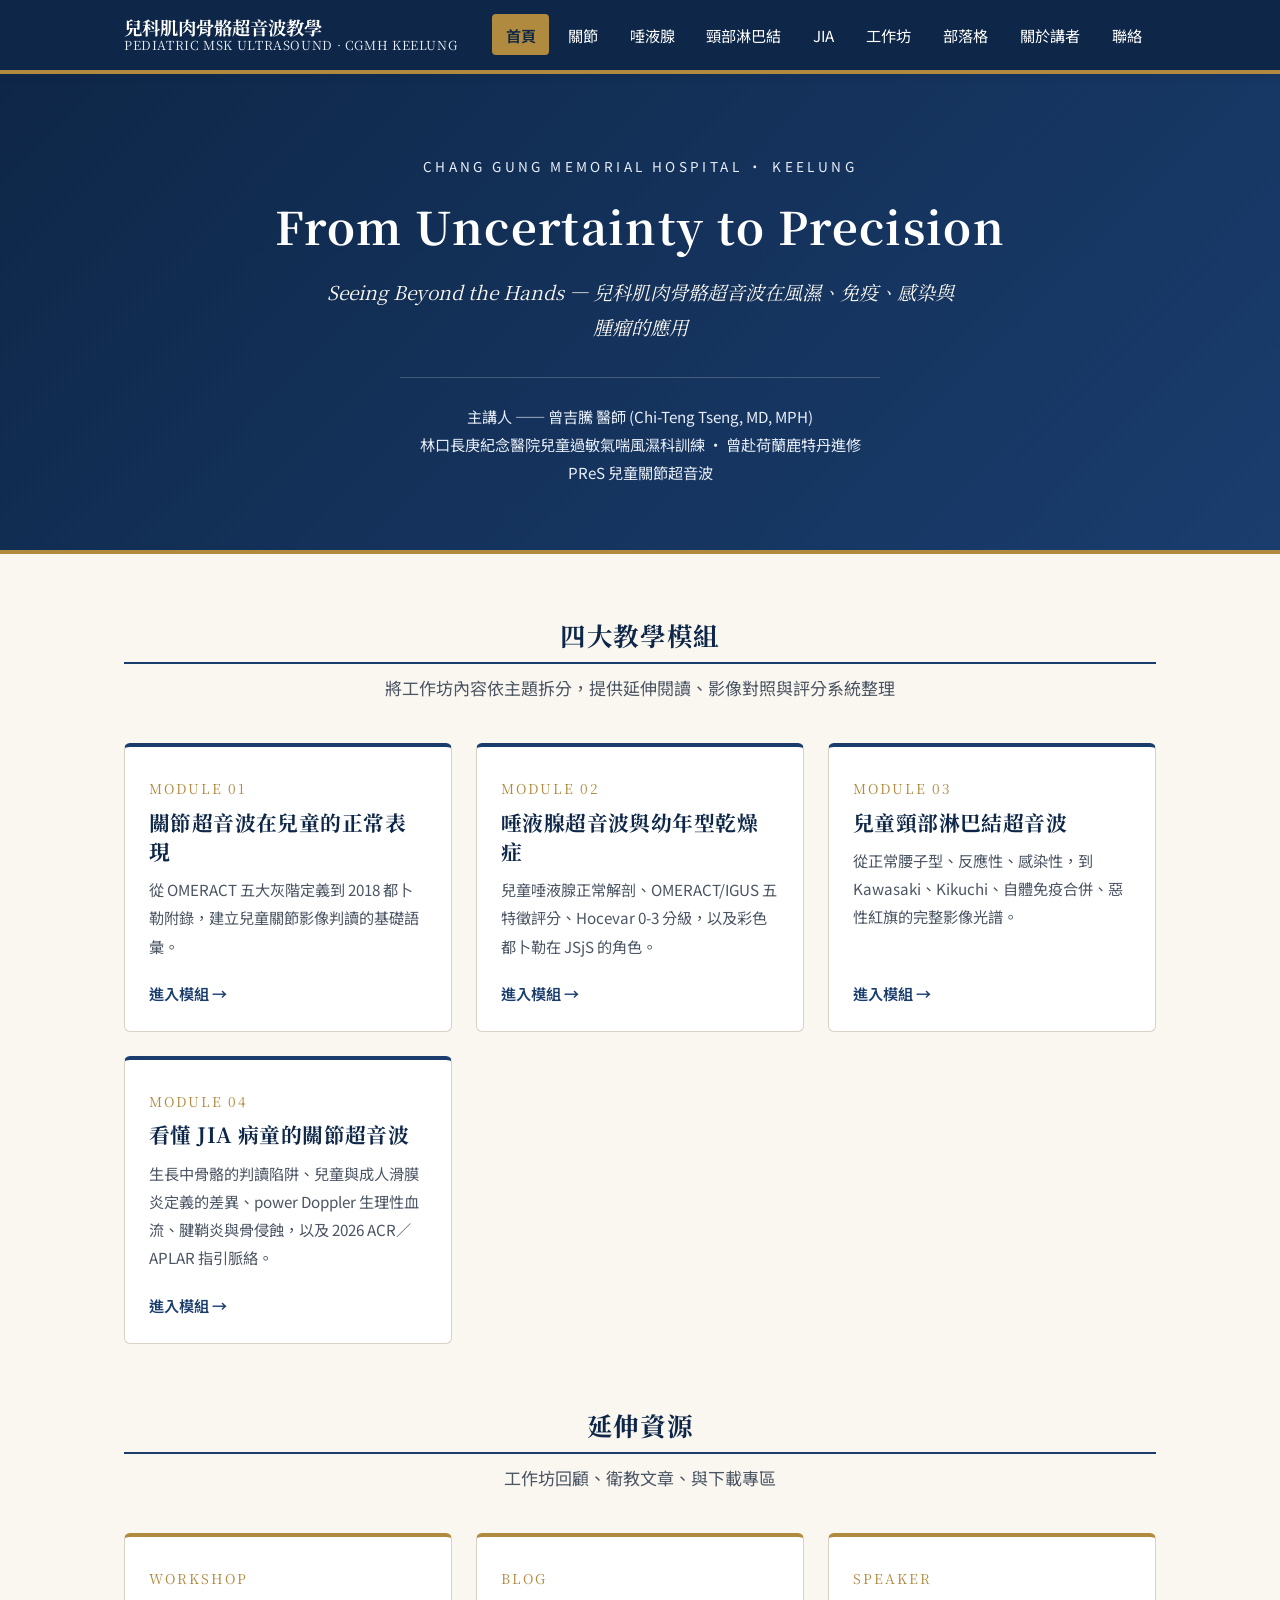
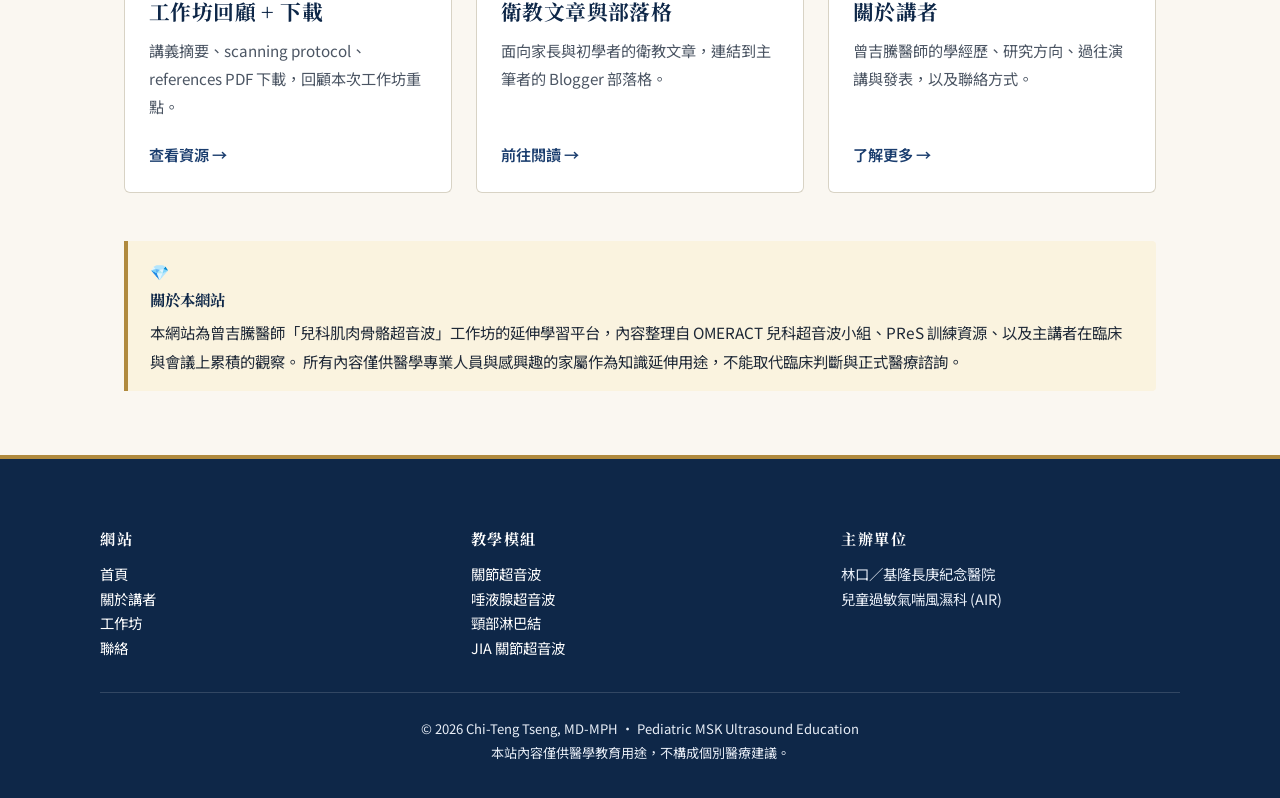
<file: index.html>
<!DOCTYPE html>
<html lang="zh-Hant-TW">
<head>
  <meta charset="UTF-8">
  <meta name="viewport" content="width=device-width, initial-scale=1.0">
  <meta name="description" content="兒科肌肉骨骼超音波教學網 — 由曾吉騰醫師主持，提供工作坊延伸學習資源。">
  <meta name="author" content="曾吉騰 Chi-Teng Tseng, MD">
  <title>兒科肌肉骨骼超音波教學網 · Pediatric MSK Ultrasound Education</title>
  <link rel="icon" href="/favicon.svg" type="image/svg+xml">
  <meta property="og:type" content="website">
  <meta property="og:title" content="兒科肌肉骨骼超音波教學網">
  <meta property="og:description" content="曾吉騰醫師主持的兒科肌肉骨骼超音波工作坊延伸學習平台，涵蓋關節、唾液腺、頸部淋巴結與 JIA 四大教學模組。">
  <meta property="og:image" content="https://chitengtseng45.github.io/images/workshop-speaker-intro.jpg">
  <meta property="og:url" content="https://chitengtseng45.github.io/">
  <meta property="og:site_name" content="兒科肌肉骨骼超音波教學網">
  <meta property="og:locale" content="zh_TW">
  <link rel="preconnect" href="https://fonts.googleapis.com">
  <link rel="preconnect" href="https://fonts.gstatic.com" crossorigin>
  <link href="https://fonts.googleapis.com/css2?family=Noto+Sans+TC:wght@400;500;700&family=Noto+Serif+TC:wght@400;700&display=swap" rel="stylesheet">
  <link rel="stylesheet" href="css/style.css">
</head>
<body>

<header class="topbar">
  <div class="topbar-inner">
    <a href="index.html" class="brand">
      <span class="brand-name">兒科肌肉骨骼超音波教學</span>
      <span class="brand-sub">PEDIATRIC MSK ULTRASOUND · CGMH KEELUNG</span>
    </a>
    <nav class="main-nav">
      <a href="index.html" class="active">首頁</a>
      <a href="articles/joint-ultrasound.html">關節</a>
      <a href="articles/salivary-gland.html">唾液腺</a>
      <a href="articles/neck-lymph-node.html">頸部淋巴結</a>
      <a href="articles/jia-ultrasound-review.html">JIA</a>
      <a href="workshop.html">工作坊</a>
      <a href="blog.html">部落格</a>
      <a href="about.html">關於講者</a>
      <a href="contact.html">聯絡</a>
    </nav>
  </div>
</header>

<section class="hero">
  <div class="hero-eyebrow">CHANG GUNG MEMORIAL HOSPITAL · KEELUNG</div>
  <h1>From Uncertainty to Precision</h1>
  <p class="hero-tagline">Seeing Beyond the Hands — 兒科肌肉骨骼超音波在風濕、免疫、感染與腫瘤的應用</p>
  <div class="hero-meta">
    主講人 ⸺ 曾吉騰 醫師 (Chi-Teng Tseng, MD, MPH)<br>
    林口長庚紀念醫院兒童過敏氣喘風濕科訓練 · 曾赴荷蘭鹿特丹進修 PReS 兒童關節超音波
  </div>
</section>

<main class="container">

  <h2 class="section-title">四大教學模組</h2>
  <p class="section-sub">將工作坊內容依主題拆分，提供延伸閱讀、影像對照與評分系統整理</p>

  <div class="module-grid">

    <a href="articles/joint-ultrasound.html" class="module-card" style="text-decoration:none;">
      <div class="module-num">MODULE 01</div>
      <h3>關節超音波在兒童的正常表現</h3>
      <p class="module-desc">從 OMERACT 五大灰階定義到 2018 都卜勒附錄，建立兒童關節影像判讀的基礎語彙。</p>
      <span class="module-link">進入模組</span>
    </a>

    <a href="articles/salivary-gland.html" class="module-card" style="text-decoration:none;">
      <div class="module-num">MODULE 02</div>
      <h3>唾液腺超音波與幼年型乾燥症</h3>
      <p class="module-desc">兒童唾液腺正常解剖、OMERACT/IGUS 五特徵評分、Hocevar 0-3 分級，以及彩色都卜勒在 JSjS 的角色。</p>
      <span class="module-link">進入模組</span>
    </a>

    <a href="articles/neck-lymph-node.html" class="module-card" style="text-decoration:none;">
      <div class="module-num">MODULE 03</div>
      <h3>兒童頸部淋巴結超音波</h3>
      <p class="module-desc">從正常腰子型、反應性、感染性，到 Kawasaki、Kikuchi、自體免疫合併、惡性紅旗的完整影像光譜。</p>
      <span class="module-link">進入模組</span>
    </a>

    <a href="articles/jia-ultrasound-review.html" class="module-card" style="text-decoration:none;">
      <div class="module-num">MODULE 04</div>
      <h3>看懂 JIA 病童的關節超音波</h3>
      <p class="module-desc">生長中骨骼的判讀陷阱、兒童與成人滑膜炎定義的差異、power Doppler 生理性血流、腱鞘炎與骨侵蝕，以及 2026 ACR／APLAR 指引脈絡。</p>
      <span class="module-link">進入模組</span>
    </a>

  </div>

  <h2 class="section-title">延伸資源</h2>
  <p class="section-sub">工作坊回顧、衛教文章、與下載專區</p>

  <div class="module-grid">

    <a href="workshop.html" class="module-card" style="text-decoration:none; border-top-color: var(--gold);">
      <div class="module-num">WORKSHOP</div>
      <h3>工作坊回顧 + 下載</h3>
      <p class="module-desc">講義摘要、scanning protocol、references PDF 下載，回顧本次工作坊重點。</p>
      <span class="module-link">查看資源</span>
    </a>

    <a href="blog.html" class="module-card" style="text-decoration:none; border-top-color: var(--gold);">
      <div class="module-num">BLOG</div>
      <h3>衛教文章與部落格</h3>
      <p class="module-desc">面向家長與初學者的衛教文章，連結到主筆者的 Blogger 部落格。</p>
      <span class="module-link">前往閱讀</span>
    </a>

    <a href="about.html" class="module-card" style="text-decoration:none; border-top-color: var(--gold);">
      <div class="module-num">SPEAKER</div>
      <h3>關於講者</h3>
      <p class="module-desc">曾吉騰醫師的學經歷、研究方向、過往演講與發表，以及聯絡方式。</p>
      <span class="module-link">了解更多</span>
    </a>

  </div>

  <div class="callout pearl" style="margin-top: 3rem;">
    <span class="callout-title">關於本網站</span>
    本網站為曾吉騰醫師「兒科肌肉骨骼超音波」工作坊的延伸學習平台，內容整理自 OMERACT 兒科超音波小組、PReS 訓練資源、以及主講者在臨床與會議上累積的觀察。
    所有內容僅供醫學專業人員與感興趣的家屬作為知識延伸用途，不能取代臨床判斷與正式醫療諮詢。
  </div>

</main>

<footer class="site-footer">
  <div class="footer-inner">
    <div class="footer-col">
      <h4>網站</h4>
      <ul>
        <li><a href="index.html">首頁</a></li>
        <li><a href="about.html">關於講者</a></li>
        <li><a href="workshop.html">工作坊</a></li>
        <li><a href="contact.html">聯絡</a></li>
      </ul>
    </div>
    <div class="footer-col">
      <h4>教學模組</h4>
      <ul>
        <li><a href="articles/joint-ultrasound.html">關節超音波</a></li>
        <li><a href="articles/salivary-gland.html">唾液腺超音波</a></li>
        <li><a href="articles/neck-lymph-node.html">頸部淋巴結</a></li>
        <li><a href="articles/jia-ultrasound-review.html">JIA 關節超音波</a></li>
      </ul>
    </div>
    <div class="footer-col">
      <h4>主辦單位</h4>
      <p>
        林口／基隆長庚紀念醫院<br>
        兒童過敏氣喘風濕科 (AIR)
      </p>
    </div>
  </div>
  <div class="footer-bottom">
    © 2026 Chi-Teng Tseng, MD-MPH · Pediatric MSK Ultrasound Education<br>
    本站內容僅供醫學教育用途，不構成個別醫療建議。
  </div>
</footer>

  <script src="/js/site-enhance.js"></script>
</body>
</html>
</file>
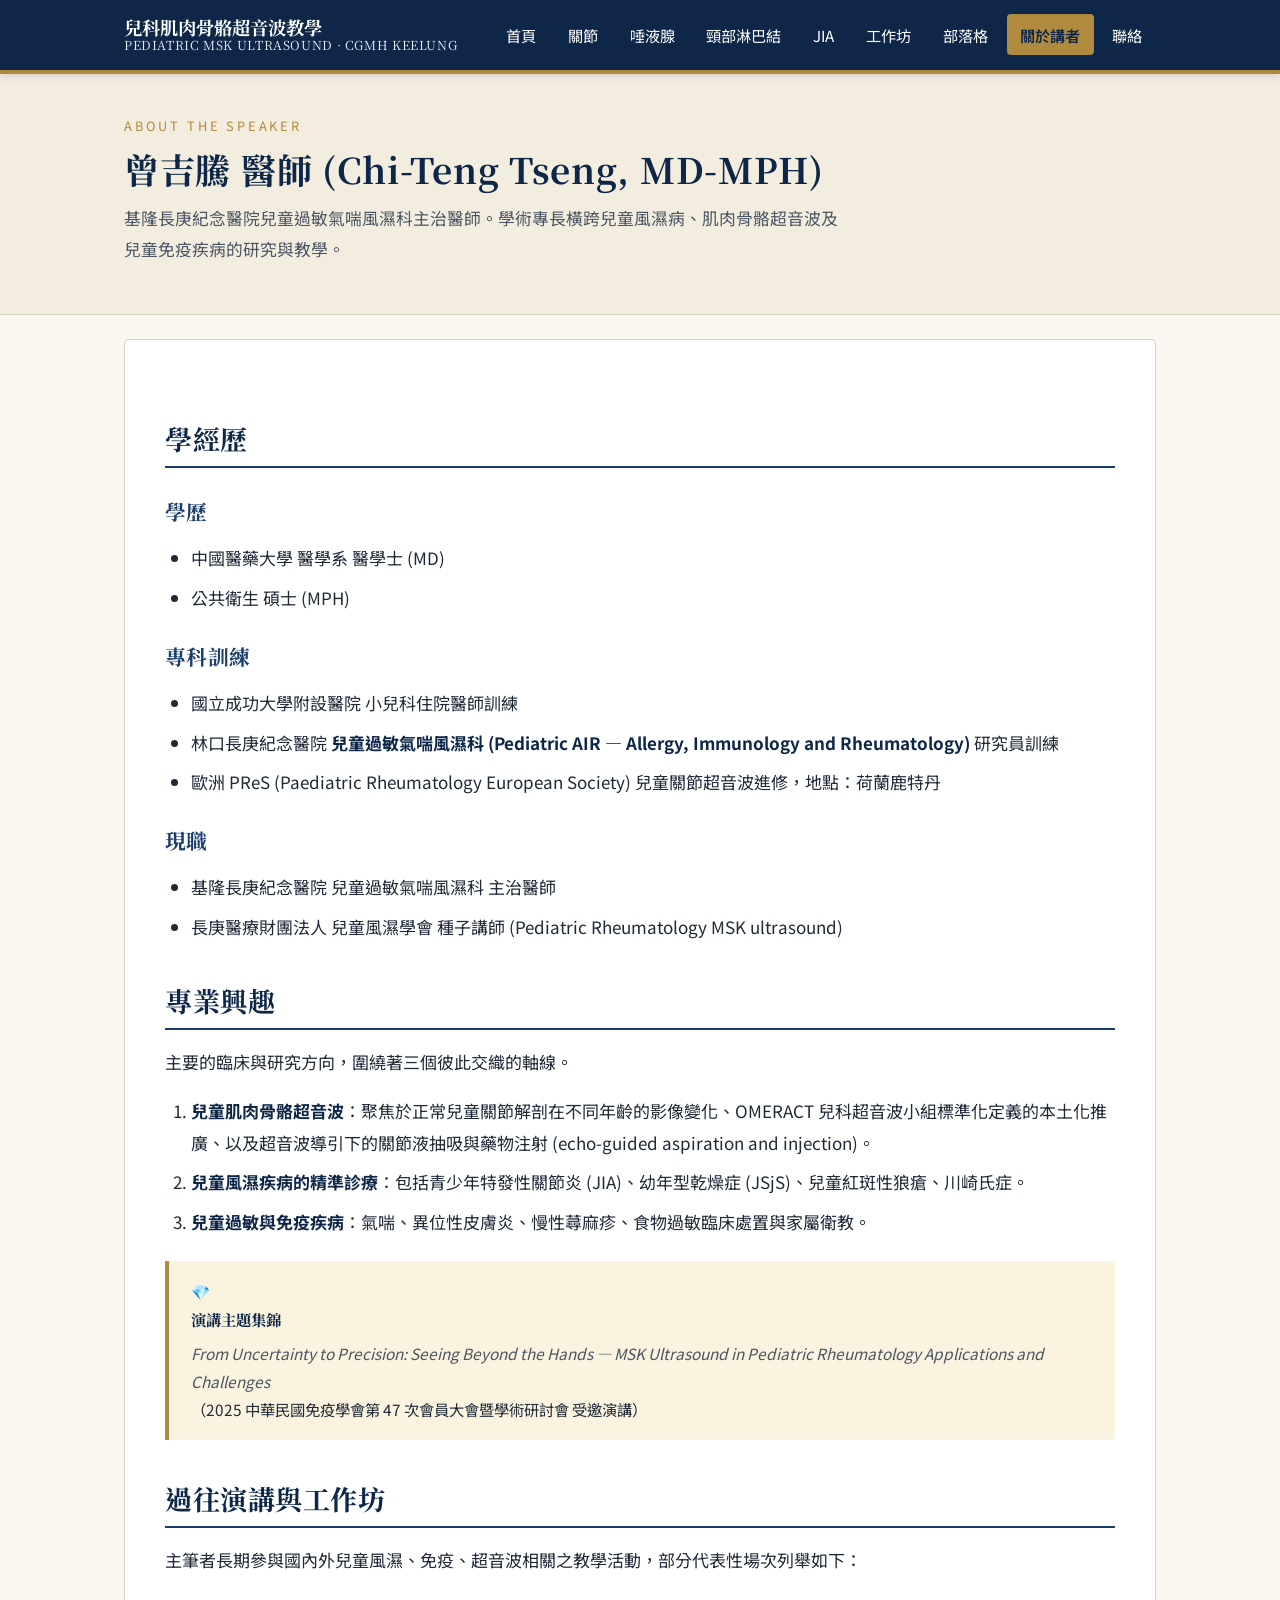
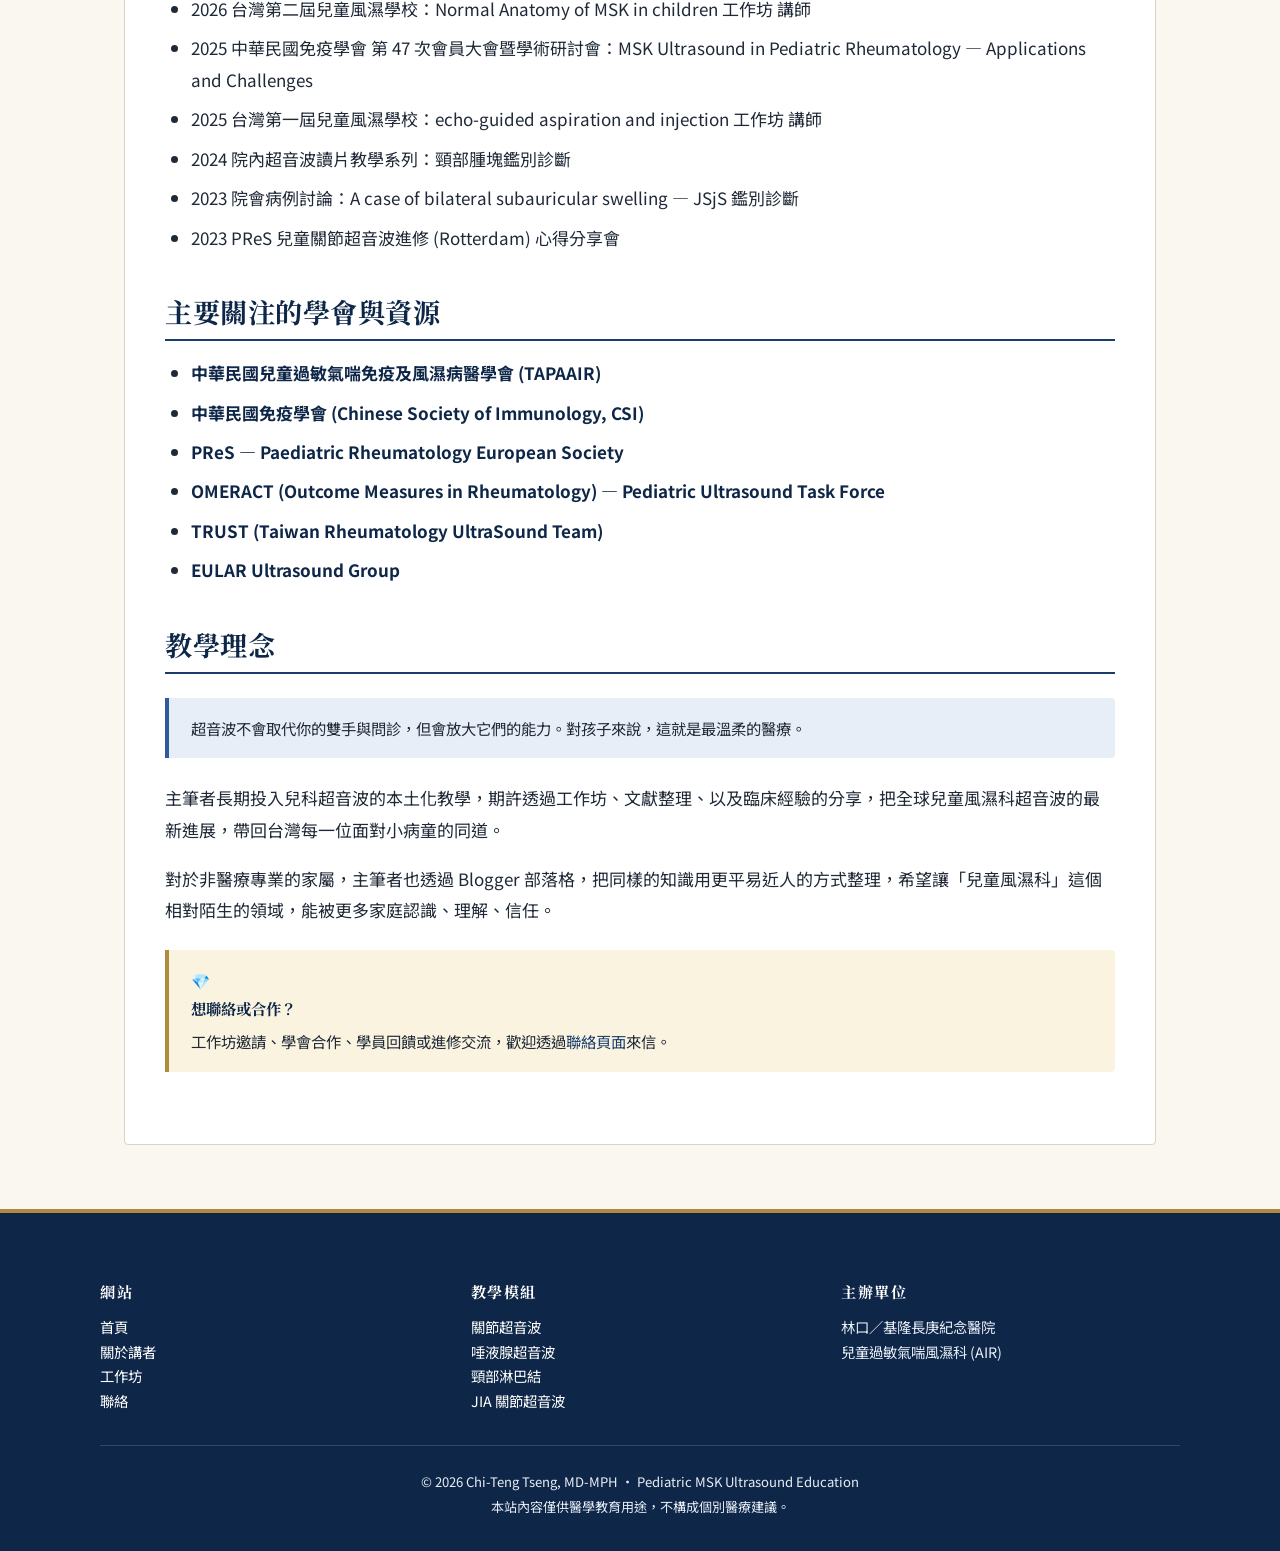
<file: about.html>
<!DOCTYPE html>
<html lang="zh-Hant-TW">
<head>
  <meta charset="UTF-8">
  <meta name="viewport" content="width=device-width, initial-scale=1.0">
  <title>關於講者 · 曾吉騰醫師 | 兒科肌肉骨骼超音波教學網</title>
  <meta name="description" content="曾吉騰醫師 — 基隆長庚兒童過敏氣喘風濕科主治醫師，曾赴荷蘭鹿特丹進修 PReS 兒童關節超音波。學經歷、研究方向、演講與發表一覽。">
  <meta name="author" content="曾吉騰 Chi-Teng Tseng, MD">
  <link rel="icon" href="/favicon.svg" type="image/svg+xml">
  <meta property="og:type" content="profile">
  <meta property="og:title" content="關於講者 · 曾吉騰醫師">
  <meta property="og:description" content="基隆長庚兒童過敏氣喘風濕科主治醫師，兒童肌肉骨骼超音波種子講師。">
  <meta property="og:image" content="https://chitengtseng45.github.io/images/workshop-speaker-intro.jpg">
  <meta property="og:url" content="https://chitengtseng45.github.io/about.html">
  <meta property="og:site_name" content="兒科肌肉骨骼超音波教學網">
  <meta property="og:locale" content="zh_TW">
  <link rel="preconnect" href="https://fonts.googleapis.com">
  <link rel="preconnect" href="https://fonts.gstatic.com" crossorigin>
  <link href="https://fonts.googleapis.com/css2?family=Noto+Sans+TC:wght@400;500;700&family=Noto+Serif+TC:wght@400;700&display=swap" rel="stylesheet">
  <link rel="stylesheet" href="css/style.css">
</head>
<body>

<header class="topbar">
  <div class="topbar-inner">
    <a href="index.html" class="brand">
      <span class="brand-name">兒科肌肉骨骼超音波教學</span>
      <span class="brand-sub">PEDIATRIC MSK ULTRASOUND · CGMH KEELUNG</span>
    </a>
    <nav class="main-nav">
      <a href="index.html">首頁</a>
      <a href="articles/joint-ultrasound.html">關節</a>
      <a href="articles/salivary-gland.html">唾液腺</a>
      <a href="articles/neck-lymph-node.html">頸部淋巴結</a>
      <a href="articles/jia-ultrasound-review.html">JIA</a>
      <a href="workshop.html">工作坊</a>
      <a href="blog.html">部落格</a>
      <a href="about.html" class="active">關於講者</a>
      <a href="contact.html">聯絡</a>
    </nav>
  </div>
</header>

<section class="page-header">
  <div class="container">
    <div class="eyebrow">ABOUT THE SPEAKER</div>
    <h1>曾吉騰 醫師 (Chi-Teng Tseng, MD-MPH)</h1>
    <p class="lead">基隆長庚紀念醫院兒童過敏氣喘風濕科主治醫師。學術專長橫跨兒童風濕病、肌肉骨骼超音波及兒童免疫疾病的研究與教學。</p>
  </div>
</section>

<main class="container">

  <article class="teaching-article">

    <h2>學經歷</h2>

    <h3>學歷</h3>
    <ul>
      <li>中國醫藥大學 醫學系 醫學士 (MD)</li>
      <li>公共衛生 碩士 (MPH)</li>
    </ul>

    <h3>專科訓練</h3>
    <ul>
      <li>國立成功大學附設醫院 小兒科住院醫師訓練</li>
      <li>林口長庚紀念醫院 <strong>兒童過敏氣喘風濕科 (Pediatric AIR — Allergy, Immunology and Rheumatology)</strong> 研究員訓練</li>
      <li>歐洲 PReS (Paediatric Rheumatology European Society) 兒童關節超音波進修，地點：荷蘭鹿特丹</li>
    </ul>

    <h3>現職</h3>
    <ul>
      <li>基隆長庚紀念醫院 兒童過敏氣喘風濕科 主治醫師</li>
      <li>長庚醫療財團法人 兒童風濕學會 種子講師 (Pediatric Rheumatology MSK ultrasound)</li>
    </ul>

    <h2>專業興趣</h2>

    <p>主要的臨床與研究方向，圍繞著三個彼此交織的軸線。</p>

    <ol>
      <li><strong>兒童肌肉骨骼超音波</strong>：聚焦於正常兒童關節解剖在不同年齡的影像變化、OMERACT 兒科超音波小組標準化定義的本土化推廣、以及超音波導引下的關節液抽吸與藥物注射 (echo-guided aspiration and injection)。</li>
      <li><strong>兒童風濕疾病的精準診療</strong>：包括青少年特發性關節炎 (JIA)、幼年型乾燥症 (JSjS)、兒童紅斑性狼瘡、川崎氏症。</li>
      <li><strong>兒童過敏與免疫疾病</strong>：氣喘、異位性皮膚炎、慢性蕁麻疹、食物過敏臨床處置與家屬衛教。</li>
    </ol>

    <div class="callout pearl">
      <span class="callout-title">演講主題集錦</span>
      <em>From Uncertainty to Precision: Seeing Beyond the Hands — MSK Ultrasound in Pediatric Rheumatology Applications and Challenges</em><br>
      （2025 中華民國免疫學會第 47 次會員大會暨學術研討會 受邀演講）
    </div>

    <h2>過往演講與工作坊</h2>

    <p>主筆者長期參與國內外兒童風濕、免疫、超音波相關之教學活動，部分代表性場次列舉如下：</p>

    <ul>
      <li>2026 台灣第二屆兒童風濕學校：Normal Anatomy of MSK in children 工作坊 講師</li>
      <li>2025 中華民國免疫學會 第 47 次會員大會暨學術研討會：MSK Ultrasound in Pediatric Rheumatology — Applications and Challenges</li>
      <li>2025 台灣第一屆兒童風濕學校：echo-guided aspiration and injection 工作坊 講師</li>
      <li>2024 院內超音波讀片教學系列：頸部腫塊鑑別診斷</li>
      <li>2023 院會病例討論：A case of bilateral subauricular swelling — JSjS 鑑別診斷</li>
      <li>2023 PReS 兒童關節超音波進修 (Rotterdam) 心得分享會</li>
    </ul>

    <h2>主要關注的學會與資源</h2>

    <ul>
      <li><strong>中華民國兒童過敏氣喘免疫及風濕病醫學會 (TAPAAIR)</strong></li>
      <li><strong>中華民國免疫學會 (Chinese Society of Immunology, CSI)</strong></li>
      <li><strong>PReS — Paediatric Rheumatology European Society</strong></li>
      <li><strong>OMERACT (Outcome Measures in Rheumatology) — Pediatric Ultrasound Task Force</strong></li>
      <li><strong>TRUST (Taiwan Rheumatology UltraSound Team)</strong></li>
      <li><strong>EULAR Ultrasound Group</strong></li>
    </ul>

    <h2>教學理念</h2>

    <blockquote class="callout">
      超音波不會取代你的雙手與問診，但會放大它們的能力。對孩子來說，這就是最溫柔的醫療。
    </blockquote>

    <p>主筆者長期投入兒科超音波的本土化教學，期許透過工作坊、文獻整理、以及臨床經驗的分享，把全球兒童風濕科超音波的最新進展，帶回台灣每一位面對小病童的同道。</p>

    <p>對於非醫療專業的家屬，主筆者也透過 Blogger 部落格，把同樣的知識用更平易近人的方式整理，希望讓「兒童風濕科」這個相對陌生的領域，能被更多家庭認識、理解、信任。</p>

    <div class="callout pearl">
      <span class="callout-title">想聯絡或合作？</span>
      工作坊邀請、學會合作、學員回饋或進修交流，歡迎透過<a href="contact.html">聯絡頁面</a>來信。
    </div>

  </article>

</main>

<footer class="site-footer">
  <div class="footer-inner">
    <div class="footer-col">
      <h4>網站</h4>
      <ul>
        <li><a href="index.html">首頁</a></li>
        <li><a href="about.html">關於講者</a></li>
        <li><a href="workshop.html">工作坊</a></li>
        <li><a href="contact.html">聯絡</a></li>
      </ul>
    </div>
    <div class="footer-col">
      <h4>教學模組</h4>
      <ul>
        <li><a href="articles/joint-ultrasound.html">關節超音波</a></li>
        <li><a href="articles/salivary-gland.html">唾液腺超音波</a></li>
        <li><a href="articles/neck-lymph-node.html">頸部淋巴結</a></li>
        <li><a href="articles/jia-ultrasound-review.html">JIA 關節超音波</a></li>
      </ul>
    </div>
    <div class="footer-col">
      <h4>主辦單位</h4>
      <p>
        林口／基隆長庚紀念醫院<br>
        兒童過敏氣喘風濕科 (AIR)
      </p>
    </div>
  </div>
  <div class="footer-bottom">
    © 2026 Chi-Teng Tseng, MD-MPH · Pediatric MSK Ultrasound Education<br>
    本站內容僅供醫學教育用途，不構成個別醫療建議。
  </div>
</footer>

  <script src="/js/site-enhance.js"></script>
</body>
</html>
</file>
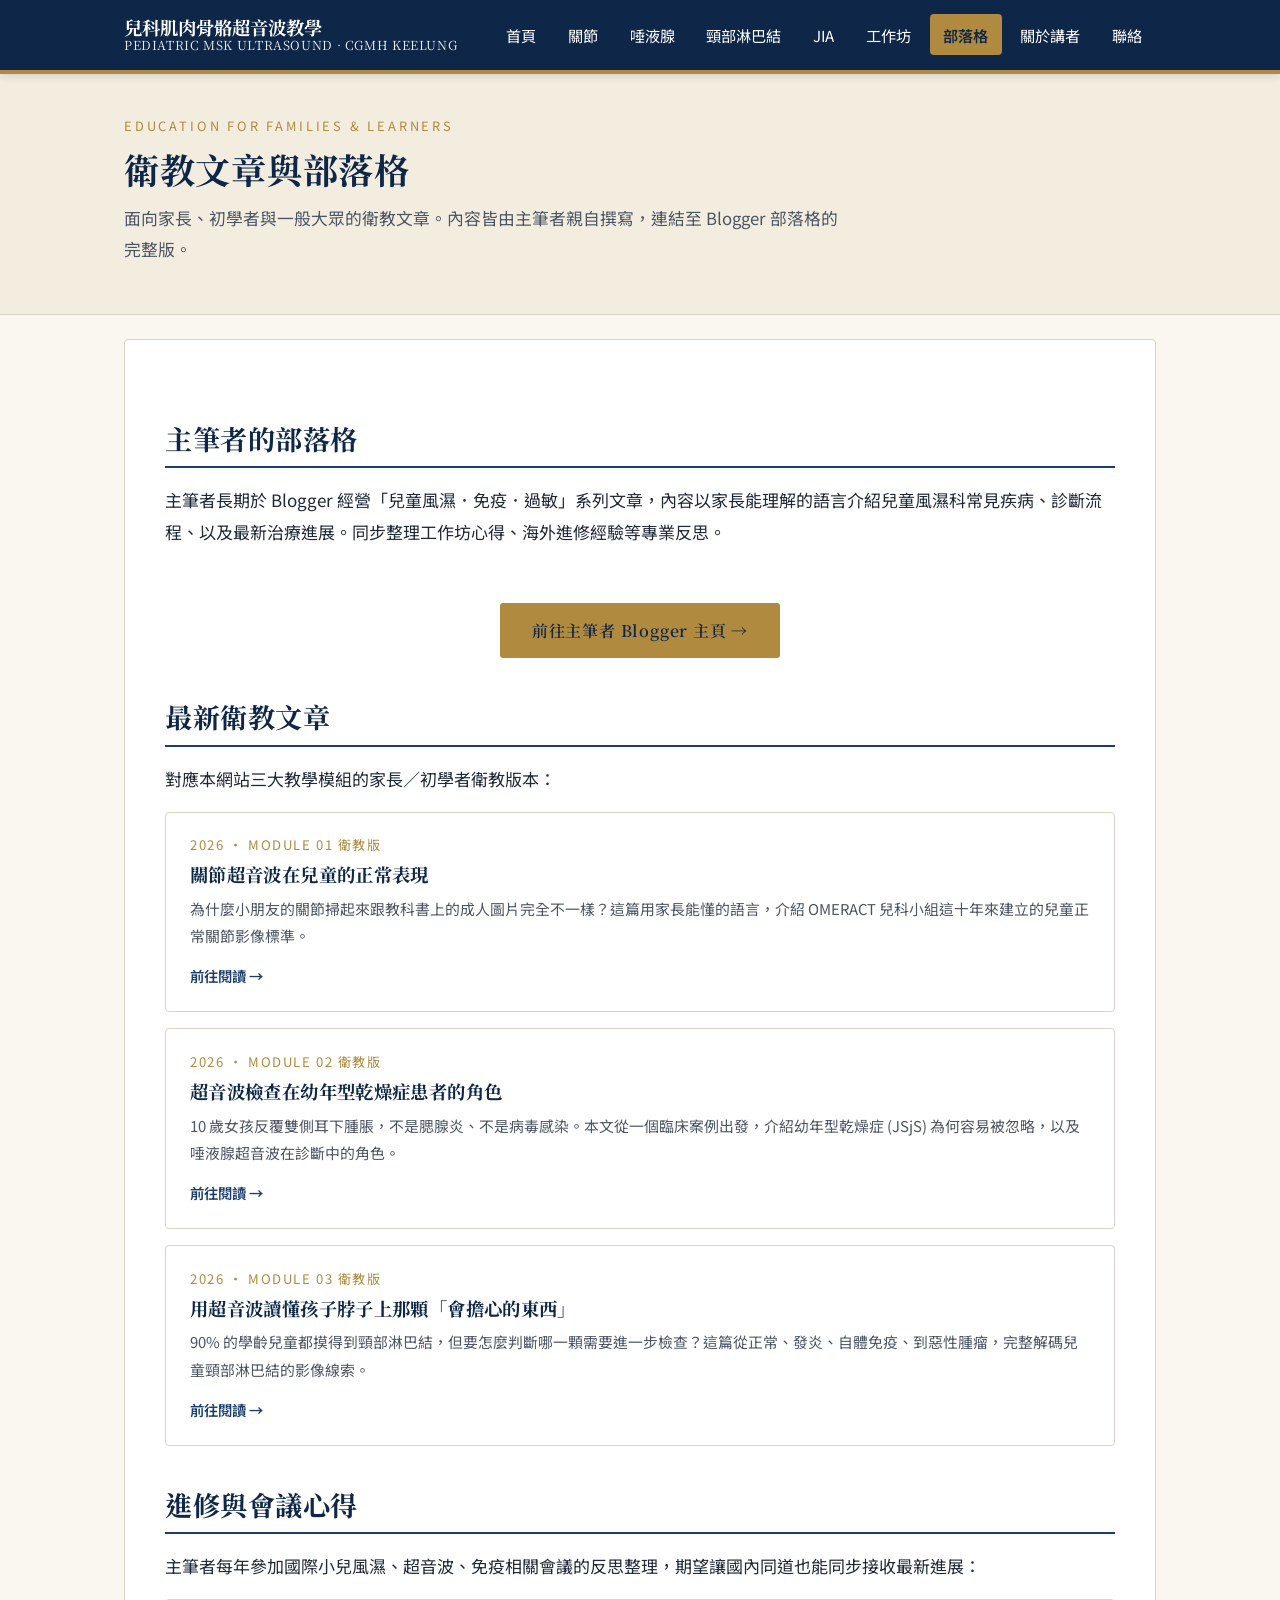
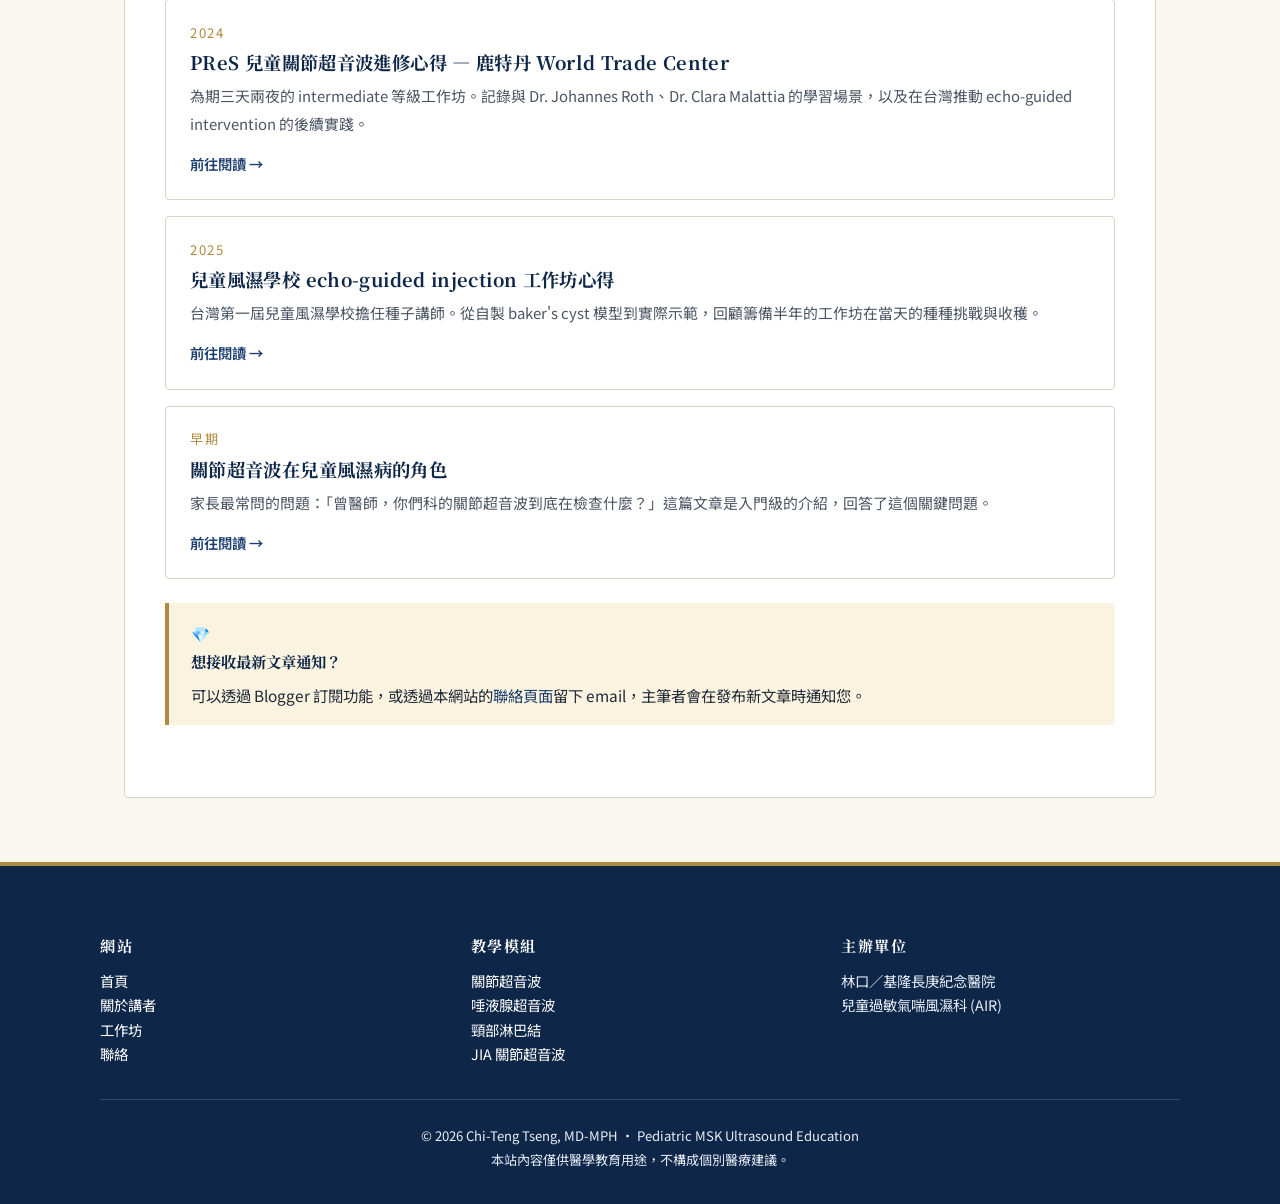
<file: blog.html>
<!DOCTYPE html>
<html lang="zh-Hant-TW">
<head>
  <meta charset="UTF-8">
  <meta name="viewport" content="width=device-width, initial-scale=1.0">
  <title>衛教文章與部落格 | 兒科肌肉骨骼超音波教學網</title>
  <meta name="description" content="面向家長與初學者的兒童風濕、免疫、過敏衛教文章，連結至曾吉騰醫師的 Blogger 部落格與進修會議心得。">
  <meta name="author" content="曾吉騰 Chi-Teng Tseng, MD">
  <link rel="icon" href="/favicon.svg" type="image/svg+xml">
  <meta property="og:type" content="website">
  <meta property="og:title" content="衛教文章與部落格">
  <meta property="og:description" content="面向家長與初學者的兒童風濕、免疫、過敏衛教文章。">
  <meta property="og:image" content="https://chitengtseng45.github.io/images/workshop-speaker-intro.jpg">
  <meta property="og:url" content="https://chitengtseng45.github.io/blog.html">
  <meta property="og:site_name" content="兒科肌肉骨骼超音波教學網">
  <meta property="og:locale" content="zh_TW">
  <link rel="preconnect" href="https://fonts.googleapis.com">
  <link rel="preconnect" href="https://fonts.gstatic.com" crossorigin>
  <link href="https://fonts.googleapis.com/css2?family=Noto+Sans+TC:wght@400;500;700&family=Noto+Serif+TC:wght@400;700&display=swap" rel="stylesheet">
  <link rel="stylesheet" href="css/style.css">
</head>
<body>

<header class="topbar">
  <div class="topbar-inner">
    <a href="index.html" class="brand">
      <span class="brand-name">兒科肌肉骨骼超音波教學</span>
      <span class="brand-sub">PEDIATRIC MSK ULTRASOUND · CGMH KEELUNG</span>
    </a>
    <nav class="main-nav">
      <a href="index.html">首頁</a>
      <a href="articles/joint-ultrasound.html">關節</a>
      <a href="articles/salivary-gland.html">唾液腺</a>
      <a href="articles/neck-lymph-node.html">頸部淋巴結</a>
      <a href="articles/jia-ultrasound-review.html">JIA</a>
      <a href="workshop.html">工作坊</a>
      <a href="blog.html" class="active">部落格</a>
      <a href="about.html">關於講者</a>
      <a href="contact.html">聯絡</a>
    </nav>
  </div>
</header>

<section class="page-header">
  <div class="container">
    <div class="eyebrow">EDUCATION FOR FAMILIES &amp; LEARNERS</div>
    <h1>衛教文章與部落格</h1>
    <p class="lead">面向家長、初學者與一般大眾的衛教文章。內容皆由主筆者親自撰寫，連結至 Blogger 部落格的完整版。</p>
  </div>
</section>

<main class="container">

  <article class="teaching-article">

    <h2>主筆者的部落格</h2>
    <p>主筆者長期於 Blogger 經營「兒童風濕．免疫．過敏」系列文章，內容以家長能理解的語言介紹兒童風濕科常見疾病、診斷流程、以及最新治療進展。同步整理工作坊心得、海外進修經驗等專業反思。</p>

    <p style="text-align:center; margin: 2rem 0;">
      <a class="btn btn-gold" href="https://jetertseng.blogspot.com" target="_blank" rel="noopener">前往主筆者 Blogger 主頁 →</a>
    </p>

    <h2>最新衛教文章</h2>
    <p>對應本網站三大教學模組的家長／初學者衛教版本：</p>

    <div class="blog-list">

      <article class="blog-card">
        <div class="blog-date">2026 · Module 01 衛教版</div>
        <h3>關節超音波在兒童的正常表現</h3>
        <p class="blog-excerpt">為什麼小朋友的關節掃起來跟教科書上的成人圖片完全不一樣？這篇用家長能懂的語言，介紹 OMERACT 兒科小組這十年來建立的兒童正常關節影像標準。</p>
        <a class="blog-readmore" href="https://jetertseng.blogspot.com/2026/05/blog-post_30.html" target="_blank" rel="noopener">前往閱讀 →</a>
      </article>

      <article class="blog-card">
        <div class="blog-date">2026 · Module 02 衛教版</div>
        <h3>超音波檢查在幼年型乾燥症患者的角色</h3>
        <p class="blog-excerpt">10 歲女孩反覆雙側耳下腫脹，不是腮腺炎、不是病毒感染。本文從一個臨床案例出發，介紹幼年型乾燥症 (JSjS) 為何容易被忽略，以及唾液腺超音波在診斷中的角色。</p>
        <a class="blog-readmore" href="https://jetertseng.blogspot.com/2026/05/blog-post.html" target="_blank" rel="noopener">前往閱讀 →</a>
      </article>

      <article class="blog-card">
        <div class="blog-date">2026 · Module 03 衛教版</div>
        <h3>用超音波讀懂孩子脖子上那顆「會擔心的東西」</h3>
        <p class="blog-excerpt">90% 的學齡兒童都摸得到頸部淋巴結，但要怎麼判斷哪一顆需要進一步檢查？這篇從正常、發炎、自體免疫、到惡性腫瘤，完整解碼兒童頸部淋巴結的影像線索。</p>
        <a class="blog-readmore" href="https://jetertseng.blogspot.com/2026/05/blog-post_29.html" target="_blank" rel="noopener">前往閱讀 →</a>
      </article>

    </div>

    <h2>進修與會議心得</h2>
    <p>主筆者每年參加國際小兒風濕、超音波、免疫相關會議的反思整理，期望讓國內同道也能同步接收最新進展：</p>

    <div class="blog-list">

      <article class="blog-card">
        <div class="blog-date">2024</div>
        <h3>PReS 兒童關節超音波進修心得 — 鹿特丹 World Trade Center</h3>
        <p class="blog-excerpt">為期三天兩夜的 intermediate 等級工作坊。記錄與 Dr. Johannes Roth、Dr. Clara Malattia 的學習場景，以及在台灣推動 echo-guided intervention 的後續實踐。</p>
        <a class="blog-readmore" href="https://jetertseng.blogspot.com/2024/03/2023925-927.html" target="_blank" rel="noopener">前往閱讀 →</a>
      </article>

      <article class="blog-card">
        <div class="blog-date">2025</div>
        <h3>兒童風濕學校 echo-guided injection 工作坊心得</h3>
        <p class="blog-excerpt">台灣第一屆兒童風濕學校擔任種子講師。從自製 baker's cyst 模型到實際示範，回顧籌備半年的工作坊在當天的種種挑戰與收穫。</p>
        <a class="blog-readmore" href="https://jetertseng.blogspot.com/2024/09/blog-post.html" target="_blank" rel="noopener">前往閱讀 →</a>
      </article>

      <article class="blog-card">
        <div class="blog-date">早期</div>
        <h3>關節超音波在兒童風濕病的角色</h3>
        <p class="blog-excerpt">家長最常問的問題：「曾醫師，你們科的關節超音波到底在檢查什麼？」這篇文章是入門級的介紹，回答了這個關鍵問題。</p>
        <a class="blog-readmore" href="https://jetertseng.blogspot.com/2024/03/blog-post.html" target="_blank" rel="noopener">前往閱讀 →</a>
      </article>

    </div>

    <div class="callout pearl">
      <span class="callout-title">想接收最新文章通知？</span>
      可以透過 Blogger 訂閱功能，或透過本網站的<a href="contact.html">聯絡頁面</a>留下 email，主筆者會在發布新文章時通知您。
    </div>

  </article>

</main>

<footer class="site-footer">
  <div class="footer-inner">
    <div class="footer-col">
      <h4>網站</h4>
      <ul>
        <li><a href="index.html">首頁</a></li>
        <li><a href="about.html">關於講者</a></li>
        <li><a href="workshop.html">工作坊</a></li>
        <li><a href="contact.html">聯絡</a></li>
      </ul>
    </div>
    <div class="footer-col">
      <h4>教學模組</h4>
      <ul>
        <li><a href="articles/joint-ultrasound.html">關節超音波</a></li>
        <li><a href="articles/salivary-gland.html">唾液腺超音波</a></li>
        <li><a href="articles/neck-lymph-node.html">頸部淋巴結</a></li>
        <li><a href="articles/jia-ultrasound-review.html">JIA 關節超音波</a></li>
      </ul>
    </div>
    <div class="footer-col">
      <h4>主辦單位</h4>
      <p>
        林口／基隆長庚紀念醫院<br>
        兒童過敏氣喘風濕科 (AIR)
      </p>
    </div>
  </div>
  <div class="footer-bottom">
    © 2026 Chi-Teng Tseng, MD-MPH · Pediatric MSK Ultrasound Education<br>
    本站內容僅供醫學教育用途，不構成個別醫療建議。
  </div>
</footer>

  <script src="/js/site-enhance.js"></script>
</body>
</html>
</file>
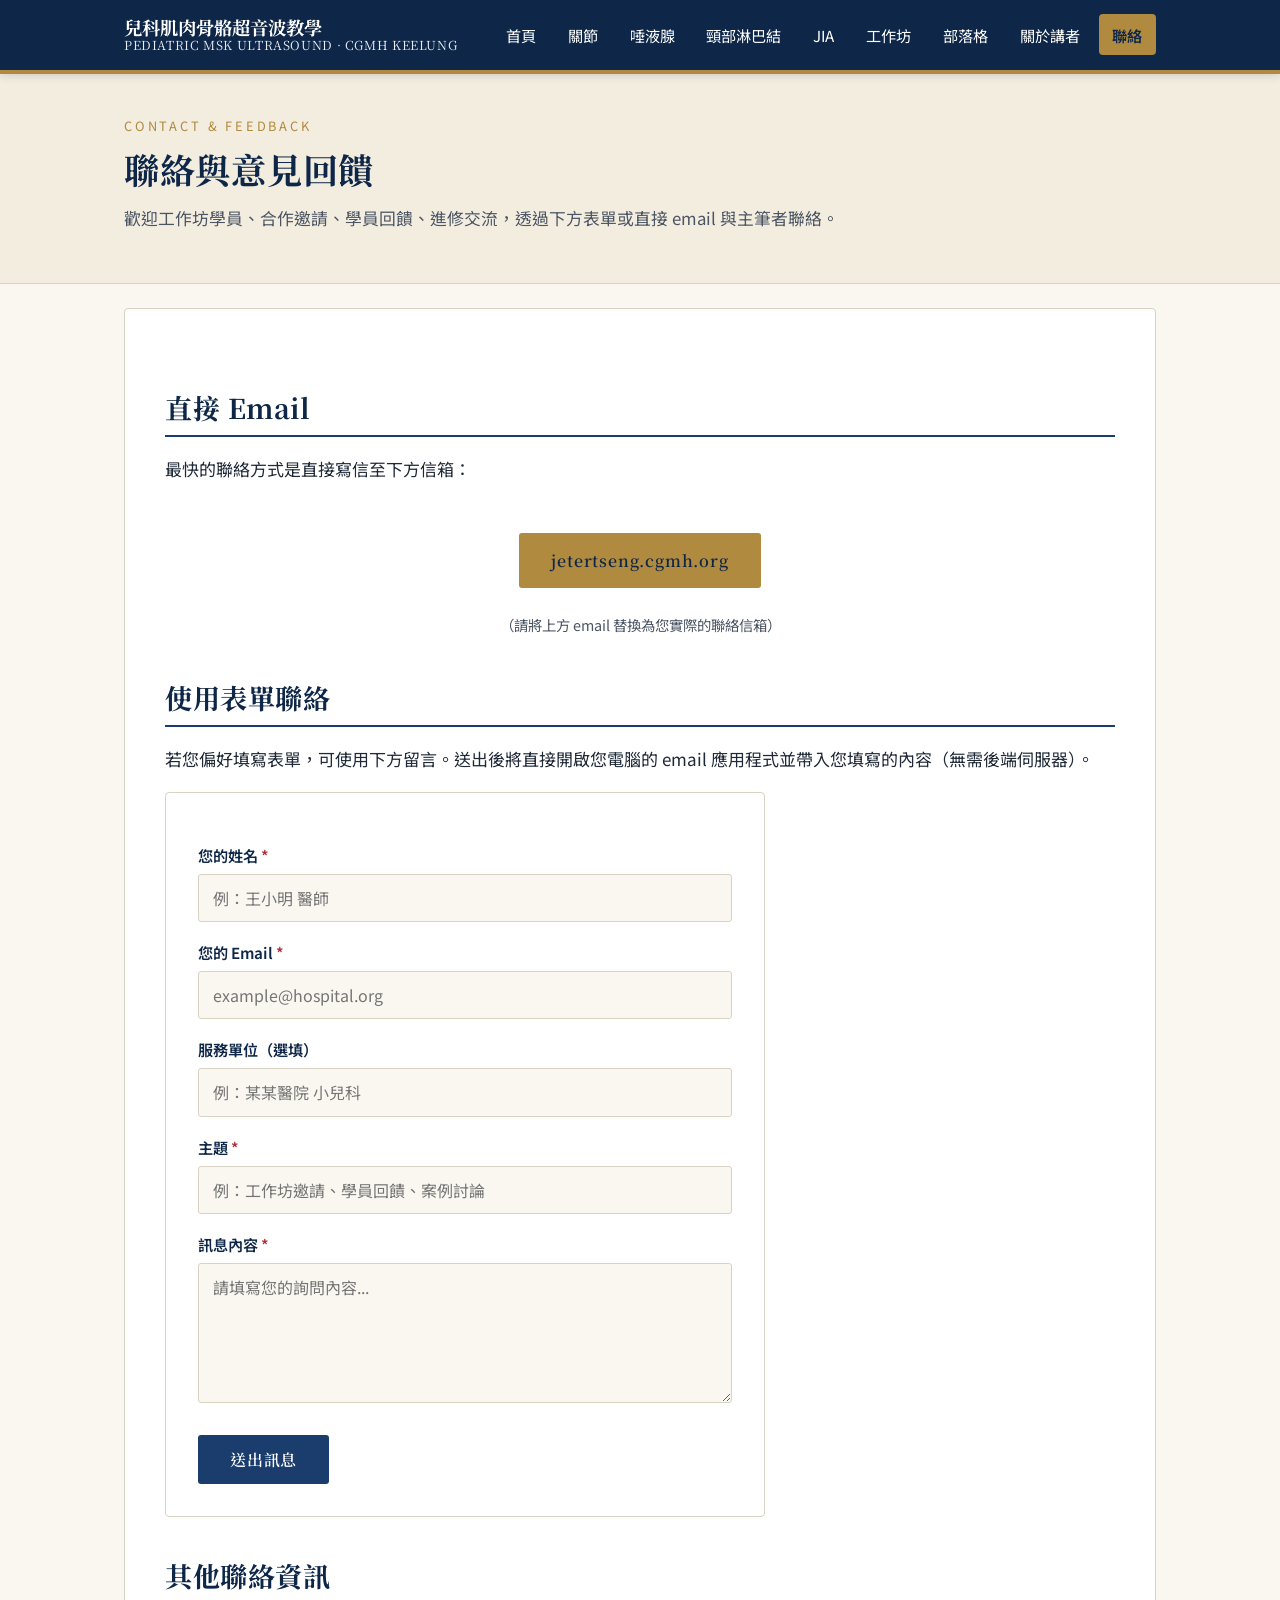
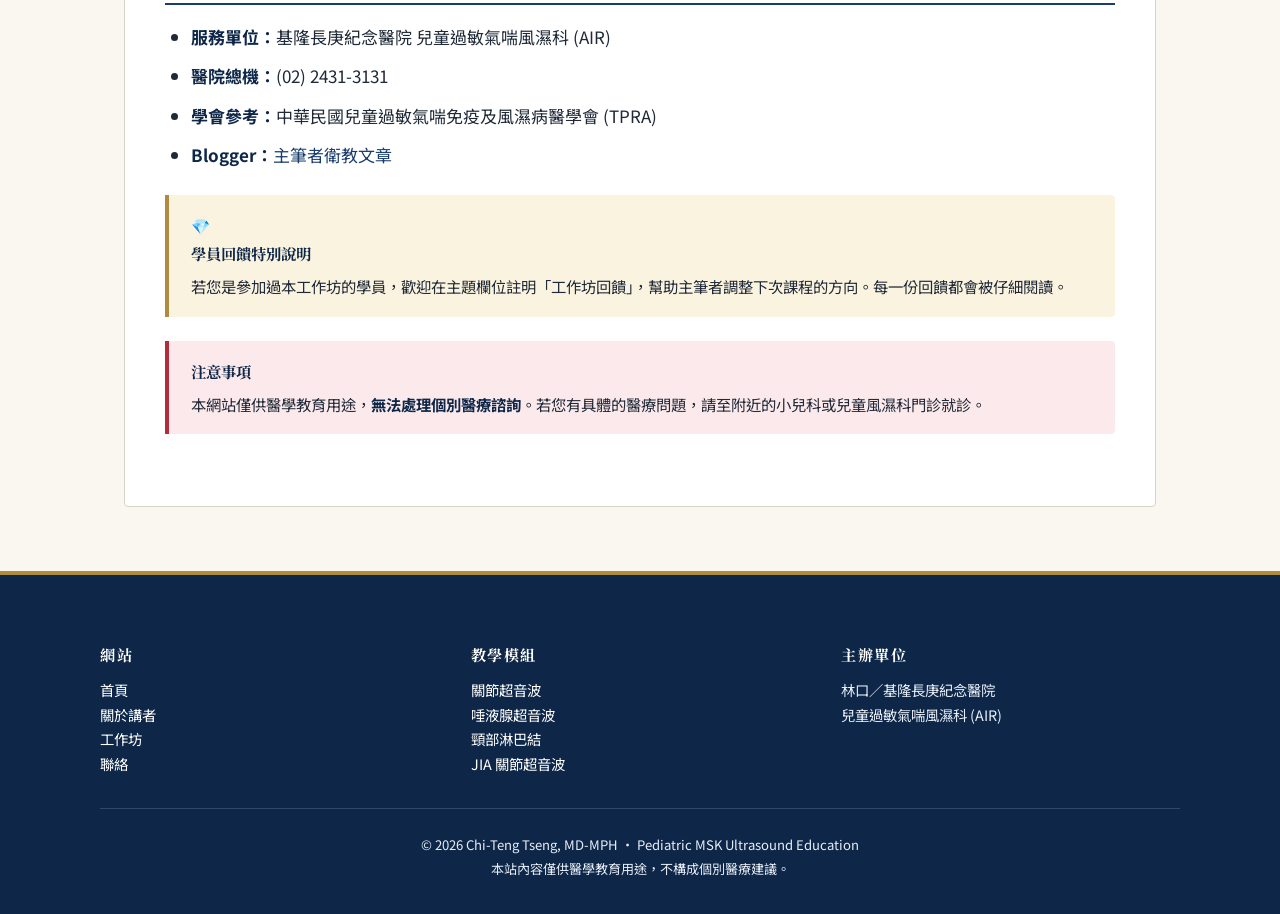
<file: contact.html>
<!DOCTYPE html>
<html lang="zh-Hant-TW">
<head>
  <meta charset="UTF-8">
  <meta name="viewport" content="width=device-width, initial-scale=1.0">
  <title>聯絡與意見回饋 | 兒科肌肉骨骼超音波教學網</title>
  <meta name="description" content="工作坊學員回饋、合作邀請、進修交流 — 與曾吉騰醫師聯絡的方式。">
  <meta name="author" content="曾吉騰 Chi-Teng Tseng, MD">
  <link rel="icon" href="/favicon.svg" type="image/svg+xml">
  <meta property="og:type" content="website">
  <meta property="og:title" content="聯絡與意見回饋">
  <meta property="og:description" content="工作坊學員回饋、合作邀請、進修交流的聯絡窗口。">
  <meta property="og:image" content="https://chitengtseng45.github.io/images/workshop-speaker-intro.jpg">
  <meta property="og:url" content="https://chitengtseng45.github.io/contact.html">
  <meta property="og:site_name" content="兒科肌肉骨骼超音波教學網">
  <meta property="og:locale" content="zh_TW">
  <link rel="preconnect" href="https://fonts.googleapis.com">
  <link rel="preconnect" href="https://fonts.gstatic.com" crossorigin>
  <link href="https://fonts.googleapis.com/css2?family=Noto+Sans+TC:wght@400;500;700&family=Noto+Serif+TC:wght@400;700&display=swap" rel="stylesheet">
  <link rel="stylesheet" href="css/style.css">
</head>
<body>

<header class="topbar">
  <div class="topbar-inner">
    <a href="index.html" class="brand">
      <span class="brand-name">兒科肌肉骨骼超音波教學</span>
      <span class="brand-sub">PEDIATRIC MSK ULTRASOUND · CGMH KEELUNG</span>
    </a>
    <nav class="main-nav">
      <a href="index.html">首頁</a>
      <a href="articles/joint-ultrasound.html">關節</a>
      <a href="articles/salivary-gland.html">唾液腺</a>
      <a href="articles/neck-lymph-node.html">頸部淋巴結</a>
      <a href="articles/jia-ultrasound-review.html">JIA</a>
      <a href="workshop.html">工作坊</a>
      <a href="blog.html">部落格</a>
      <a href="about.html">關於講者</a>
      <a href="contact.html" class="active">聯絡</a>
    </nav>
  </div>
</header>

<section class="page-header">
  <div class="container">
    <div class="eyebrow">CONTACT &amp; FEEDBACK</div>
    <h1>聯絡與意見回饋</h1>
    <p class="lead">歡迎工作坊學員、合作邀請、學員回饋、進修交流，透過下方表單或直接 email 與主筆者聯絡。</p>
  </div>
</section>

<main class="container">

  <article class="teaching-article">

    <h2>直接 Email</h2>
    <p>最快的聯絡方式是直接寫信至下方信箱：</p>
    <p style="text-align:center; margin: 1.5rem 0;">
      <a class="btn btn-gold" href="mailto:jetertseng.cgmh.org=來自超音波教學網的聯絡">jetertseng.cgmh.org</a>
    </p>
    <p style="text-align:center; font-size: 0.9rem; color: var(--text-soft);">（請將上方 email 替換為您實際的聯絡信箱）</p>

    <h2>使用表單聯絡</h2>
    <p>若您偏好填寫表單，可使用下方留言。送出後將直接開啟您電腦的 email 應用程式並帶入您填寫的內容（無需後端伺服器）。</p>

    <form class="contact-form" id="contact-form" onsubmit="return sendEmail(event)">

      <label for="name">您的姓名 <span style="color: var(--danger);">*</span></label>
      <input type="text" id="name" name="name" required placeholder="例：王小明 醫師">

      <label for="email">您的 Email <span style="color: var(--danger);">*</span></label>
      <input type="email" id="email" name="email" required placeholder="example@hospital.org">

      <label for="affiliation">服務單位（選填）</label>
      <input type="text" id="affiliation" name="affiliation" placeholder="例：某某醫院 小兒科">

      <label for="topic">主題 <span style="color: var(--danger);">*</span></label>
      <input type="text" id="topic" name="topic" required placeholder="例：工作坊邀請、學員回饋、案例討論">

      <label for="message">訊息內容 <span style="color: var(--danger);">*</span></label>
      <textarea id="message" name="message" required placeholder="請填寫您的詢問內容..."></textarea>

      <button type="submit" class="btn">送出訊息</button>
    </form>

    <h2>其他聯絡資訊</h2>
    <ul>
      <li><strong>服務單位：</strong>基隆長庚紀念醫院 兒童過敏氣喘風濕科 (AIR)</li>
      <li><strong>醫院總機：</strong>(02) 2431-3131</li>
      <li><strong>學會參考：</strong>中華民國兒童過敏氣喘免疫及風濕病醫學會 (TPRA)</li>
      <li><strong>Blogger：</strong><a href="blog.html">主筆者衛教文章</a></li>
    </ul>

    <div class="callout pearl">
      <span class="callout-title">學員回饋特別說明</span>
      若您是參加過本工作坊的學員，歡迎在主題欄位註明「工作坊回饋」，幫助主筆者調整下次課程的方向。每一份回饋都會被仔細閱讀。
    </div>

    <div class="callout warning">
      <span class="callout-title">注意事項</span>
      本網站僅供醫學教育用途，<strong>無法處理個別醫療諮詢</strong>。若您有具體的醫療問題，請至附近的小兒科或兒童風濕科門診就診。
    </div>

  </article>

</main>

<footer class="site-footer">
  <div class="footer-inner">
    <div class="footer-col">
      <h4>網站</h4>
      <ul>
        <li><a href="index.html">首頁</a></li>
        <li><a href="about.html">關於講者</a></li>
        <li><a href="workshop.html">工作坊</a></li>
        <li><a href="contact.html">聯絡</a></li>
      </ul>
    </div>
    <div class="footer-col">
      <h4>教學模組</h4>
      <ul>
        <li><a href="articles/joint-ultrasound.html">關節超音波</a></li>
        <li><a href="articles/salivary-gland.html">唾液腺超音波</a></li>
        <li><a href="articles/neck-lymph-node.html">頸部淋巴結</a></li>
        <li><a href="articles/jia-ultrasound-review.html">JIA 關節超音波</a></li>
      </ul>
    </div>
    <div class="footer-col">
      <h4>主辦單位</h4>
      <p>
        林口／基隆長庚紀念醫院<br>
        兒童過敏氣喘風濕科 (AIR)
      </p>
    </div>
  </div>
  <div class="footer-bottom">
    © 2026 Chi-Teng Tseng, MD-MPH · Pediatric MSK Ultrasound Education<br>
    本站內容僅供醫學教育用途，不構成個別醫療建議。
  </div>
</footer>

<script>
  // Simple client-side form: opens user's email client (mailto:) with pre-filled content.
  // No backend server required.
  // ===> 請把下方 RECIPIENT 改成您的實際 email <===
  const RECIPIENT = "your-email@example.com";

  function sendEmail(event) {
    event.preventDefault();
    const name = document.getElementById('name').value;
    const email = document.getElementById('email').value;
    const affiliation = document.getElementById('affiliation').value;
    const topic = document.getElementById('topic').value;
    const message = document.getElementById('message').value;

    const subject = `[超音波教學網] ${topic} — from ${name}`;
    const body =
      `姓名：${name}\n` +
      `Email：${email}\n` +
      `服務單位：${affiliation || '（未填寫）'}\n\n` +
      `訊息內容：\n${message}\n\n` +
      `--- via Pediatric MSK Ultrasound Education site ---`;

    const mailto = `mailto:${RECIPIENT}?subject=${encodeURIComponent(subject)}&body=${encodeURIComponent(body)}`;
    window.location.href = mailto;
    return false;
  }
</script>

  <script src="/js/site-enhance.js"></script>
</body>
</html>
</file>
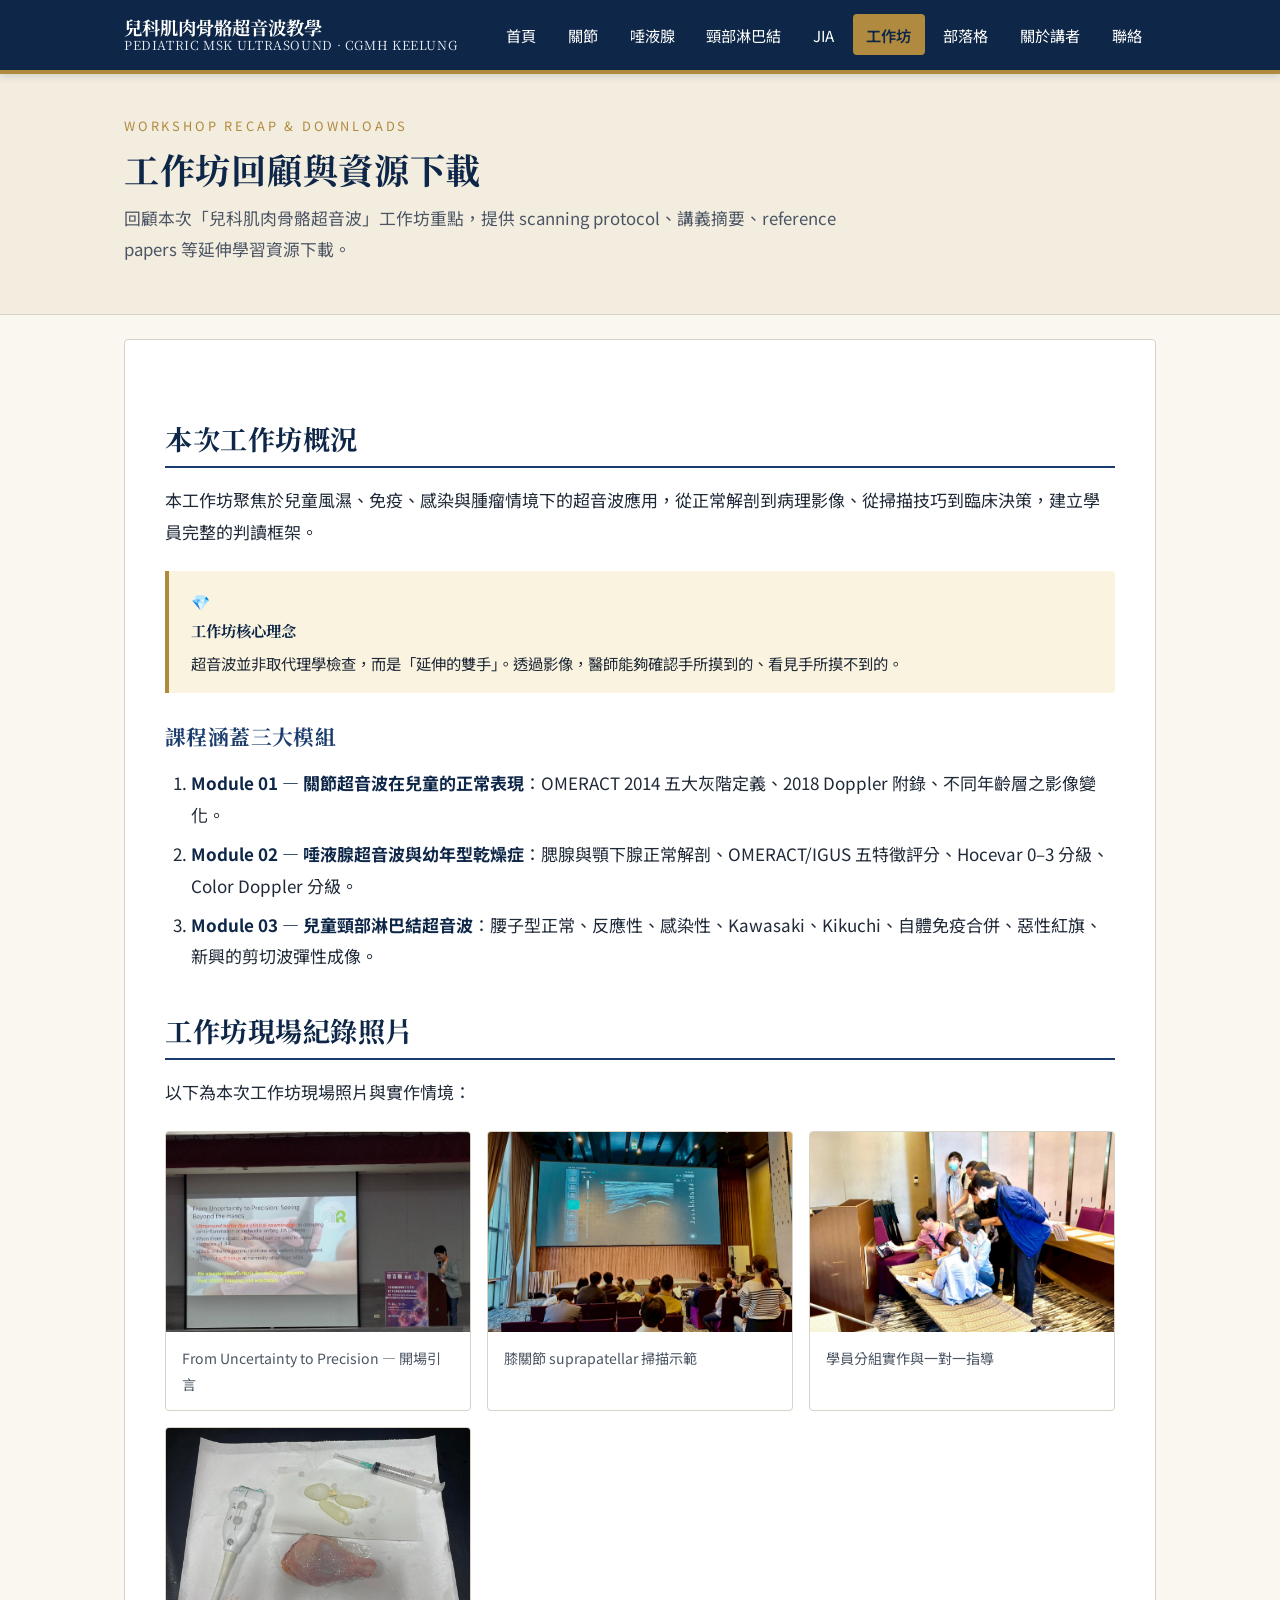
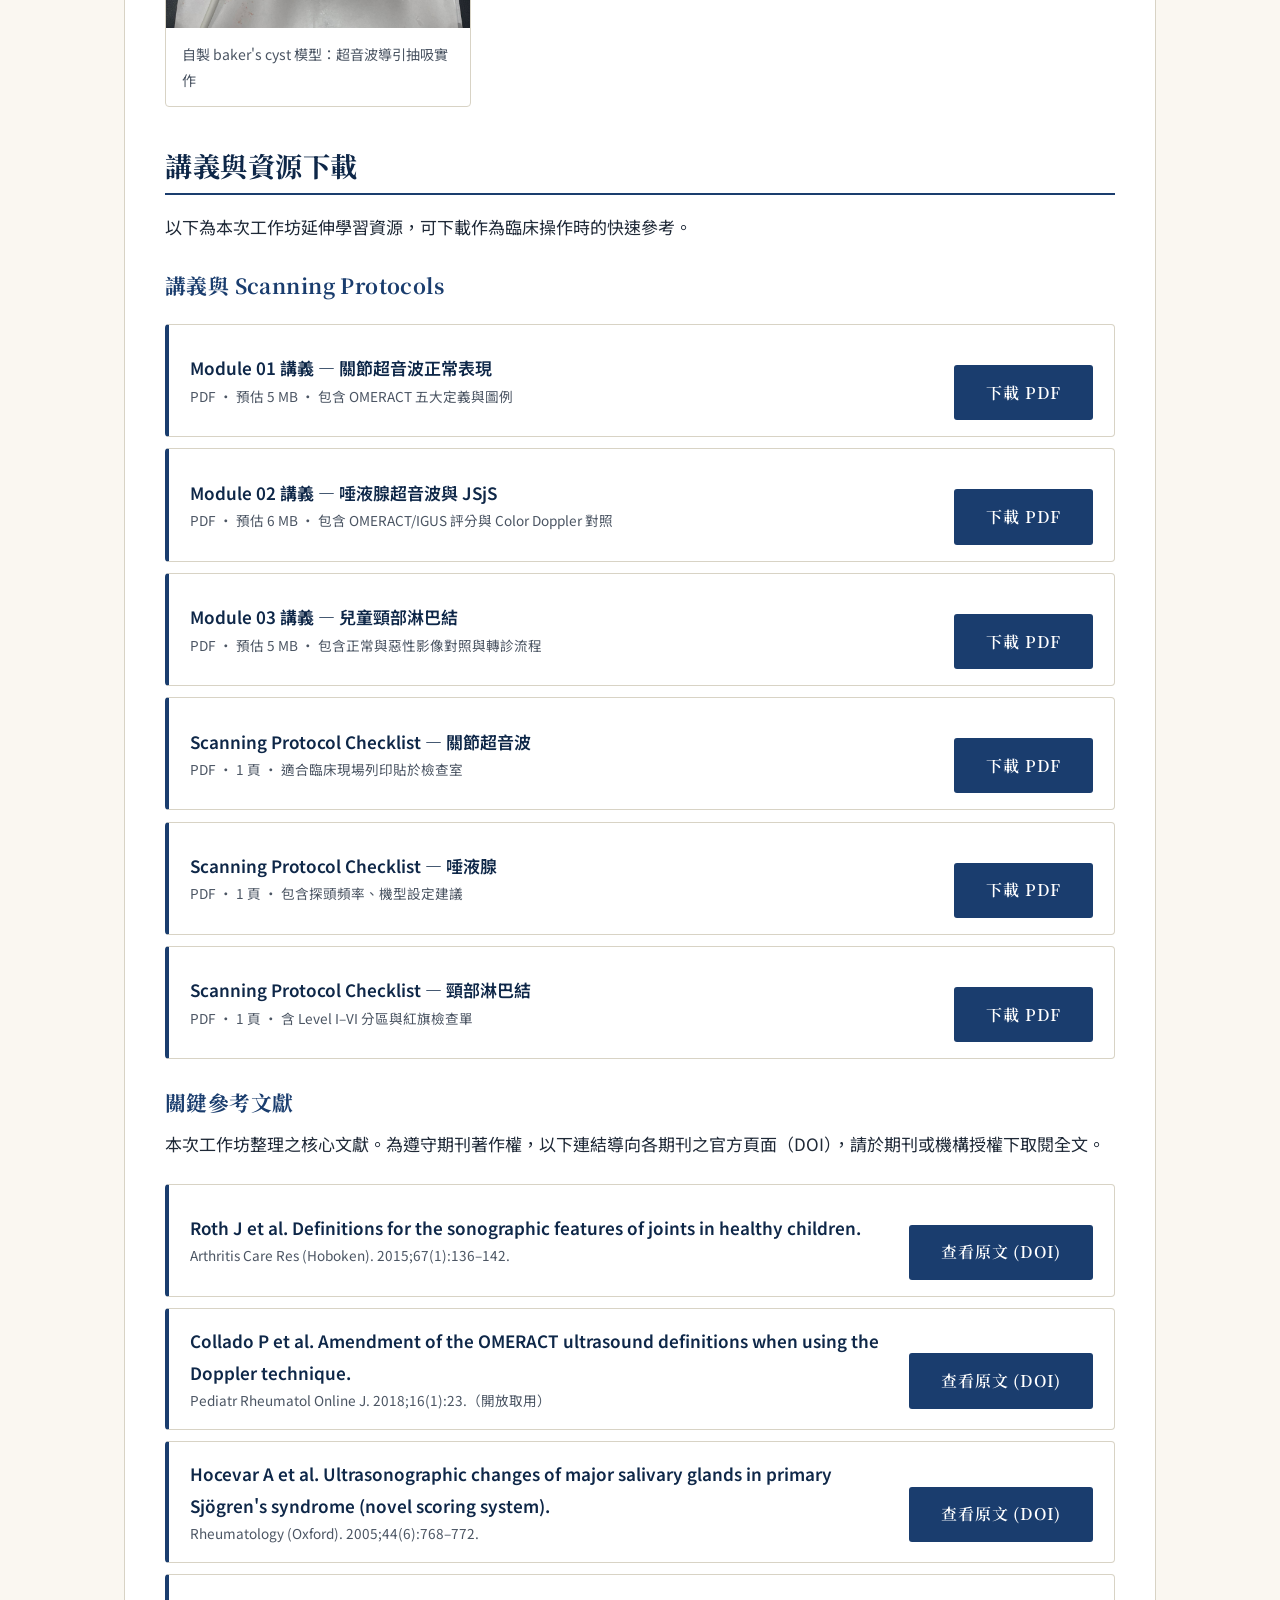
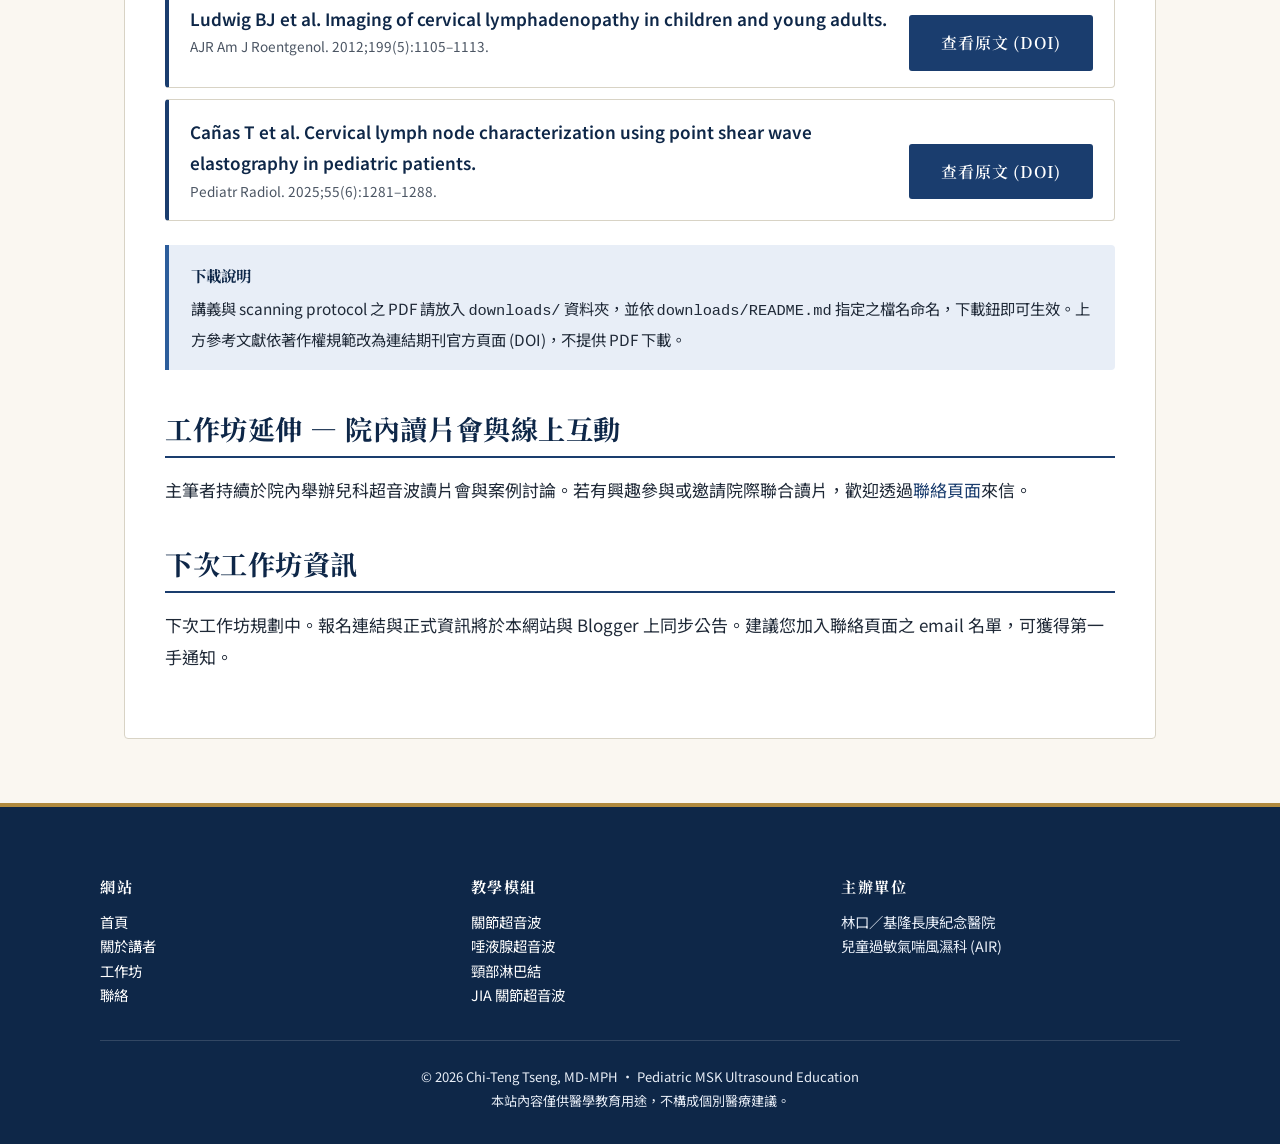
<file: workshop.html>
<!DOCTYPE html>
<html lang="zh-Hant-TW">
<head>
  <meta charset="UTF-8">
  <meta name="viewport" content="width=device-width, initial-scale=1.0">
  <title>工作坊回顧 + 下載 | 兒科肌肉骨骼超音波教學網</title>
  <meta name="description" content="兒科肌肉骨骼超音波工作坊現場回顧、講義摘要、scanning protocol 與核心參考文獻下載。">
  <meta name="author" content="曾吉騰 Chi-Teng Tseng, MD">
  <link rel="icon" href="/favicon.svg" type="image/svg+xml">
  <meta property="og:type" content="website">
  <meta property="og:title" content="工作坊回顧 + 下載">
  <meta property="og:description" content="工作坊現場回顧、講義摘要、scanning protocol 與參考文獻下載。">
  <meta property="og:image" content="https://chitengtseng45.github.io/images/workshop-knee-demo.jpg">
  <meta property="og:url" content="https://chitengtseng45.github.io/workshop.html">
  <meta property="og:site_name" content="兒科肌肉骨骼超音波教學網">
  <meta property="og:locale" content="zh_TW">
  <link rel="preconnect" href="https://fonts.googleapis.com">
  <link rel="preconnect" href="https://fonts.gstatic.com" crossorigin>
  <link href="https://fonts.googleapis.com/css2?family=Noto+Sans+TC:wght@400;500;700&family=Noto+Serif+TC:wght@400;700&display=swap" rel="stylesheet">
  <link rel="stylesheet" href="css/style.css">
</head>
<body>

<header class="topbar">
  <div class="topbar-inner">
    <a href="index.html" class="brand">
      <span class="brand-name">兒科肌肉骨骼超音波教學</span>
      <span class="brand-sub">PEDIATRIC MSK ULTRASOUND · CGMH KEELUNG</span>
    </a>
    <nav class="main-nav">
      <a href="index.html">首頁</a>
      <a href="articles/joint-ultrasound.html">關節</a>
      <a href="articles/salivary-gland.html">唾液腺</a>
      <a href="articles/neck-lymph-node.html">頸部淋巴結</a>
      <a href="articles/jia-ultrasound-review.html">JIA</a>
      <a href="workshop.html" class="active">工作坊</a>
      <a href="blog.html">部落格</a>
      <a href="about.html">關於講者</a>
      <a href="contact.html">聯絡</a>
    </nav>
  </div>
</header>

<section class="page-header">
  <div class="container">
    <div class="eyebrow">WORKSHOP RECAP &amp; DOWNLOADS</div>
    <h1>工作坊回顧與資源下載</h1>
    <p class="lead">回顧本次「兒科肌肉骨骼超音波」工作坊重點，提供 scanning protocol、講義摘要、reference papers 等延伸學習資源下載。</p>
  </div>
</section>

<main class="container">

  <article class="teaching-article">

    <h2>本次工作坊概況</h2>
    <p>本工作坊聚焦於兒童風濕、免疫、感染與腫瘤情境下的超音波應用，從正常解剖到病理影像、從掃描技巧到臨床決策，建立學員完整的判讀框架。</p>

    <div class="callout pearl">
      <span class="callout-title">工作坊核心理念</span>
      超音波並非取代理學檢查，而是「延伸的雙手」。透過影像，醫師能夠確認手所摸到的、看見手所摸不到的。
    </div>

    <h3>課程涵蓋三大模組</h3>
    <ol>
      <li><strong>Module 01 — 關節超音波在兒童的正常表現</strong>：OMERACT 2014 五大灰階定義、2018 Doppler 附錄、不同年齡層之影像變化。</li>
      <li><strong>Module 02 — 唾液腺超音波與幼年型乾燥症</strong>：腮腺與顎下腺正常解剖、OMERACT/IGUS 五特徵評分、Hocevar 0–3 分級、Color Doppler 分級。</li>
      <li><strong>Module 03 — 兒童頸部淋巴結超音波</strong>：腰子型正常、反應性、感染性、Kawasaki、Kikuchi、自體免疫合併、惡性紅旗、新興的剪切波彈性成像。</li>
    </ol>

    <h2>工作坊現場紀錄照片</h2>
    <p>以下為本次工作坊現場照片與實作情境：</p>

    <div class="gallery-grid">
      <div class="gallery-item">
        <img src="images/workshop-speaker-intro.jpg" alt="From Uncertainty to Precision — 開場引言" style="width:100%; height:200px; object-fit:cover; display:block;">
        <div class="gallery-caption">From Uncertainty to Precision — 開場引言</div>
      </div>
      <div class="gallery-item">
        <img src="images/workshop-knee-demo.jpg" alt="膝關節 suprapatellar 掃描示範" style="width:100%; height:200px; object-fit:cover; display:block;">
        <div class="gallery-caption">膝關節 suprapatellar 掃描示範</div>
      </div>
      <div class="gallery-item">
        <img src="images/workshop-hands-on.jpg" alt="學員分組實作與一對一指導" style="width:100%; height:200px; object-fit:cover; display:block;">
        <div class="gallery-caption">學員分組實作與一對一指導</div>
      </div>
      <div class="gallery-item">
        <img src="images/workshop-injection-model.jpg" alt="自製 baker's cyst 模型：超音波導引抽吸實作" style="width:100%; height:200px; object-fit:cover; display:block;">
        <div class="gallery-caption">自製 baker's cyst 模型：超音波導引抽吸實作</div>
      </div>
    </div>

    <h2>講義與資源下載</h2>
    <p>以下為本次工作坊延伸學習資源，可下載作為臨床操作時的快速參考。</p>

    <h3>講義與 Scanning Protocols</h3>

    <div class="download-grid">

      <div class="download-item">
        <div>
          <div class="di-title">Module 01 講義 — 關節超音波正常表現</div>
          <div class="di-meta">PDF · 預估 5 MB · 包含 OMERACT 五大定義與圖例</div>
        </div>
        <a class="di-link btn" href="downloads/Module01_Joint_Ultrasound_Handout.pdf" download>下載 PDF</a>
      </div>

      <div class="download-item">
        <div>
          <div class="di-title">Module 02 講義 — 唾液腺超音波與 JSjS</div>
          <div class="di-meta">PDF · 預估 6 MB · 包含 OMERACT/IGUS 評分與 Color Doppler 對照</div>
        </div>
        <a class="di-link btn" href="downloads/Module02_Salivary_Gland_Handout.pdf" download>下載 PDF</a>
      </div>

      <div class="download-item">
        <div>
          <div class="di-title">Module 03 講義 — 兒童頸部淋巴結</div>
          <div class="di-meta">PDF · 預估 5 MB · 包含正常與惡性影像對照與轉診流程</div>
        </div>
        <a class="di-link btn" href="downloads/Module03_Neck_LN_Handout.pdf" download>下載 PDF</a>
      </div>

      <div class="download-item">
        <div>
          <div class="di-title">Scanning Protocol Checklist — 關節超音波</div>
          <div class="di-meta">PDF · 1 頁 · 適合臨床現場列印貼於檢查室</div>
        </div>
        <a class="di-link btn" href="downloads/Scanning_Protocol_Joint.pdf" download>下載 PDF</a>
      </div>

      <div class="download-item">
        <div>
          <div class="di-title">Scanning Protocol Checklist — 唾液腺</div>
          <div class="di-meta">PDF · 1 頁 · 包含探頭頻率、機型設定建議</div>
        </div>
        <a class="di-link btn" href="downloads/Scanning_Protocol_Salivary.pdf" download>下載 PDF</a>
      </div>

      <div class="download-item">
        <div>
          <div class="di-title">Scanning Protocol Checklist — 頸部淋巴結</div>
          <div class="di-meta">PDF · 1 頁 · 含 Level I–VI 分區與紅旗檢查單</div>
        </div>
        <a class="di-link btn" href="downloads/Scanning_Protocol_NeckLN.pdf" download>下載 PDF</a>
      </div>

    </div>

    <h3>關鍵參考文獻</h3>
    <p>本次工作坊整理之核心文獻。為遵守期刊著作權，以下連結導向各期刊之官方頁面（DOI），請於期刊或機構授權下取閱全文。</p>

    <div class="download-grid">

      <div class="download-item">
        <div>
          <div class="di-title">Roth J et al. Definitions for the sonographic features of joints in healthy children.</div>
          <div class="di-meta">Arthritis Care Res (Hoboken). 2015;67(1):136–142.</div>
        </div>
        <a class="di-link btn" href="https://doi.org/10.1002/acr.22410" target="_blank" rel="noopener">查看原文 (DOI)</a>
      </div>

      <div class="download-item">
        <div>
          <div class="di-title">Collado P et al. Amendment of the OMERACT ultrasound definitions when using the Doppler technique.</div>
          <div class="di-meta">Pediatr Rheumatol Online J. 2018;16(1):23.（開放取用）</div>
        </div>
        <a class="di-link btn" href="https://doi.org/10.1186/s12969-018-0240-2" target="_blank" rel="noopener">查看原文 (DOI)</a>
      </div>

      <div class="download-item">
        <div>
          <div class="di-title">Hocevar A et al. Ultrasonographic changes of major salivary glands in primary Sjögren's syndrome (novel scoring system).</div>
          <div class="di-meta">Rheumatology (Oxford). 2005;44(6):768–772.</div>
        </div>
        <a class="di-link btn" href="https://doi.org/10.1093/rheumatology/keh588" target="_blank" rel="noopener">查看原文 (DOI)</a>
      </div>

      <div class="download-item">
        <div>
          <div class="di-title">Ludwig BJ et al. Imaging of cervical lymphadenopathy in children and young adults.</div>
          <div class="di-meta">AJR Am J Roentgenol. 2012;199(5):1105–1113.</div>
        </div>
        <a class="di-link btn" href="https://doi.org/10.2214/AJR.12.8629" target="_blank" rel="noopener">查看原文 (DOI)</a>
      </div>

      <div class="download-item">
        <div>
          <div class="di-title">Cañas T et al. Cervical lymph node characterization using point shear wave elastography in pediatric patients.</div>
          <div class="di-meta">Pediatr Radiol. 2025;55(6):1281–1288.</div>
        </div>
        <a class="di-link btn" href="https://doi.org/10.1007/s00247-025-06234-1" target="_blank" rel="noopener">查看原文 (DOI)</a>
      </div>

    </div>

    <div class="callout">
      <span class="callout-title">下載說明</span>
      講義與 scanning protocol 之 PDF 請放入 <code>downloads/</code> 資料夾，並依 <code>downloads/README.md</code> 指定之檔名命名，下載鈕即可生效。上方參考文獻依著作權規範改為連結期刊官方頁面 (DOI)，不提供 PDF 下載。
    </div>

    <h2>工作坊延伸 — 院內讀片會與線上互動</h2>
    <p>主筆者持續於院內舉辦兒科超音波讀片會與案例討論。若有興趣參與或邀請院際聯合讀片，歡迎透過<a href="contact.html">聯絡頁面</a>來信。</p>

    <h2>下次工作坊資訊</h2>
    <p>下次工作坊規劃中。報名連結與正式資訊將於本網站與 Blogger 上同步公告。建議您加入聯絡頁面之 email 名單，可獲得第一手通知。</p>

  </article>

</main>

<footer class="site-footer">
  <div class="footer-inner">
    <div class="footer-col">
      <h4>網站</h4>
      <ul>
        <li><a href="index.html">首頁</a></li>
        <li><a href="about.html">關於講者</a></li>
        <li><a href="workshop.html">工作坊</a></li>
        <li><a href="contact.html">聯絡</a></li>
      </ul>
    </div>
    <div class="footer-col">
      <h4>教學模組</h4>
      <ul>
        <li><a href="articles/joint-ultrasound.html">關節超音波</a></li>
        <li><a href="articles/salivary-gland.html">唾液腺超音波</a></li>
        <li><a href="articles/neck-lymph-node.html">頸部淋巴結</a></li>
        <li><a href="articles/jia-ultrasound-review.html">JIA 關節超音波</a></li>
      </ul>
    </div>
    <div class="footer-col">
      <h4>主辦單位</h4>
      <p>
        林口／基隆長庚紀念醫院<br>
        兒童過敏氣喘風濕科 (AIR)
      </p>
    </div>
  </div>
  <div class="footer-bottom">
    © 2026 Chi-Teng Tseng, MD-MPH · Pediatric MSK Ultrasound Education<br>
    本站內容僅供醫學教育用途，不構成個別醫療建議。
  </div>
</footer>

  <script src="/js/site-enhance.js"></script>
</body>
</html>
</file>
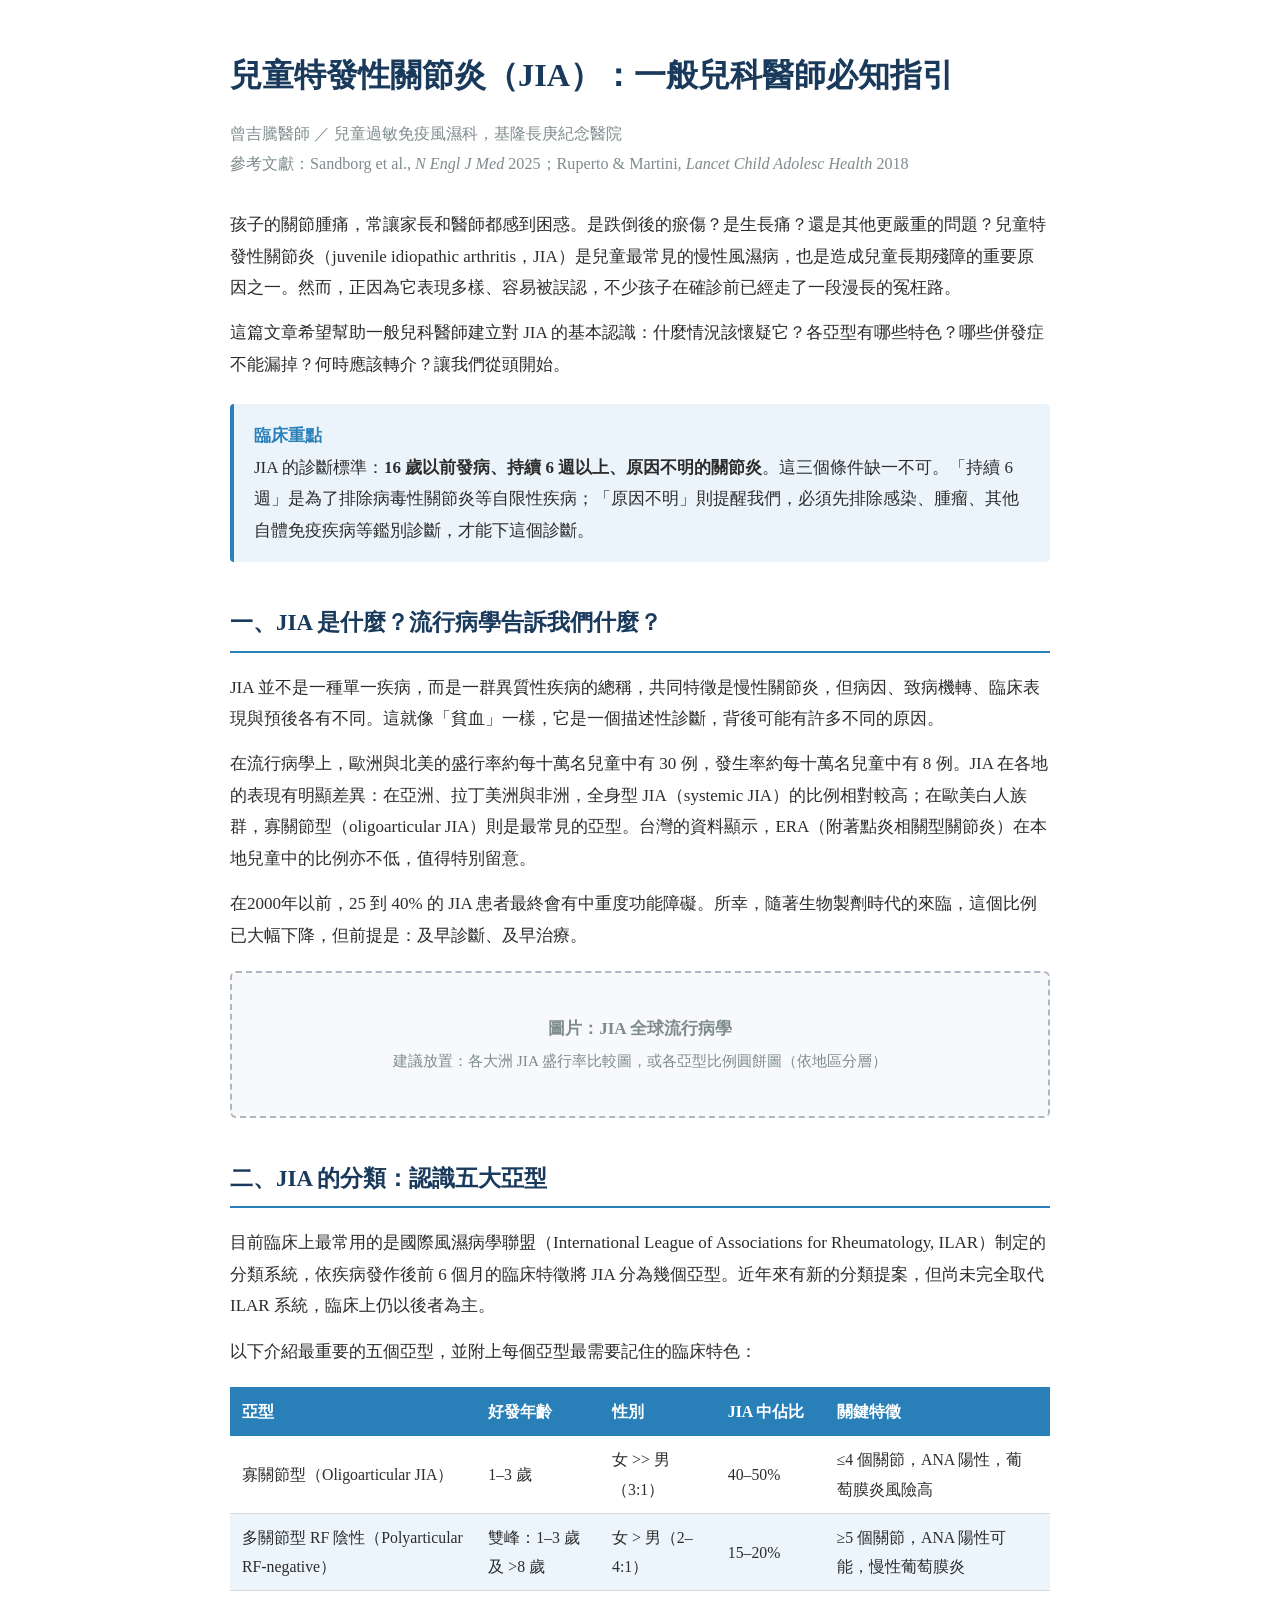
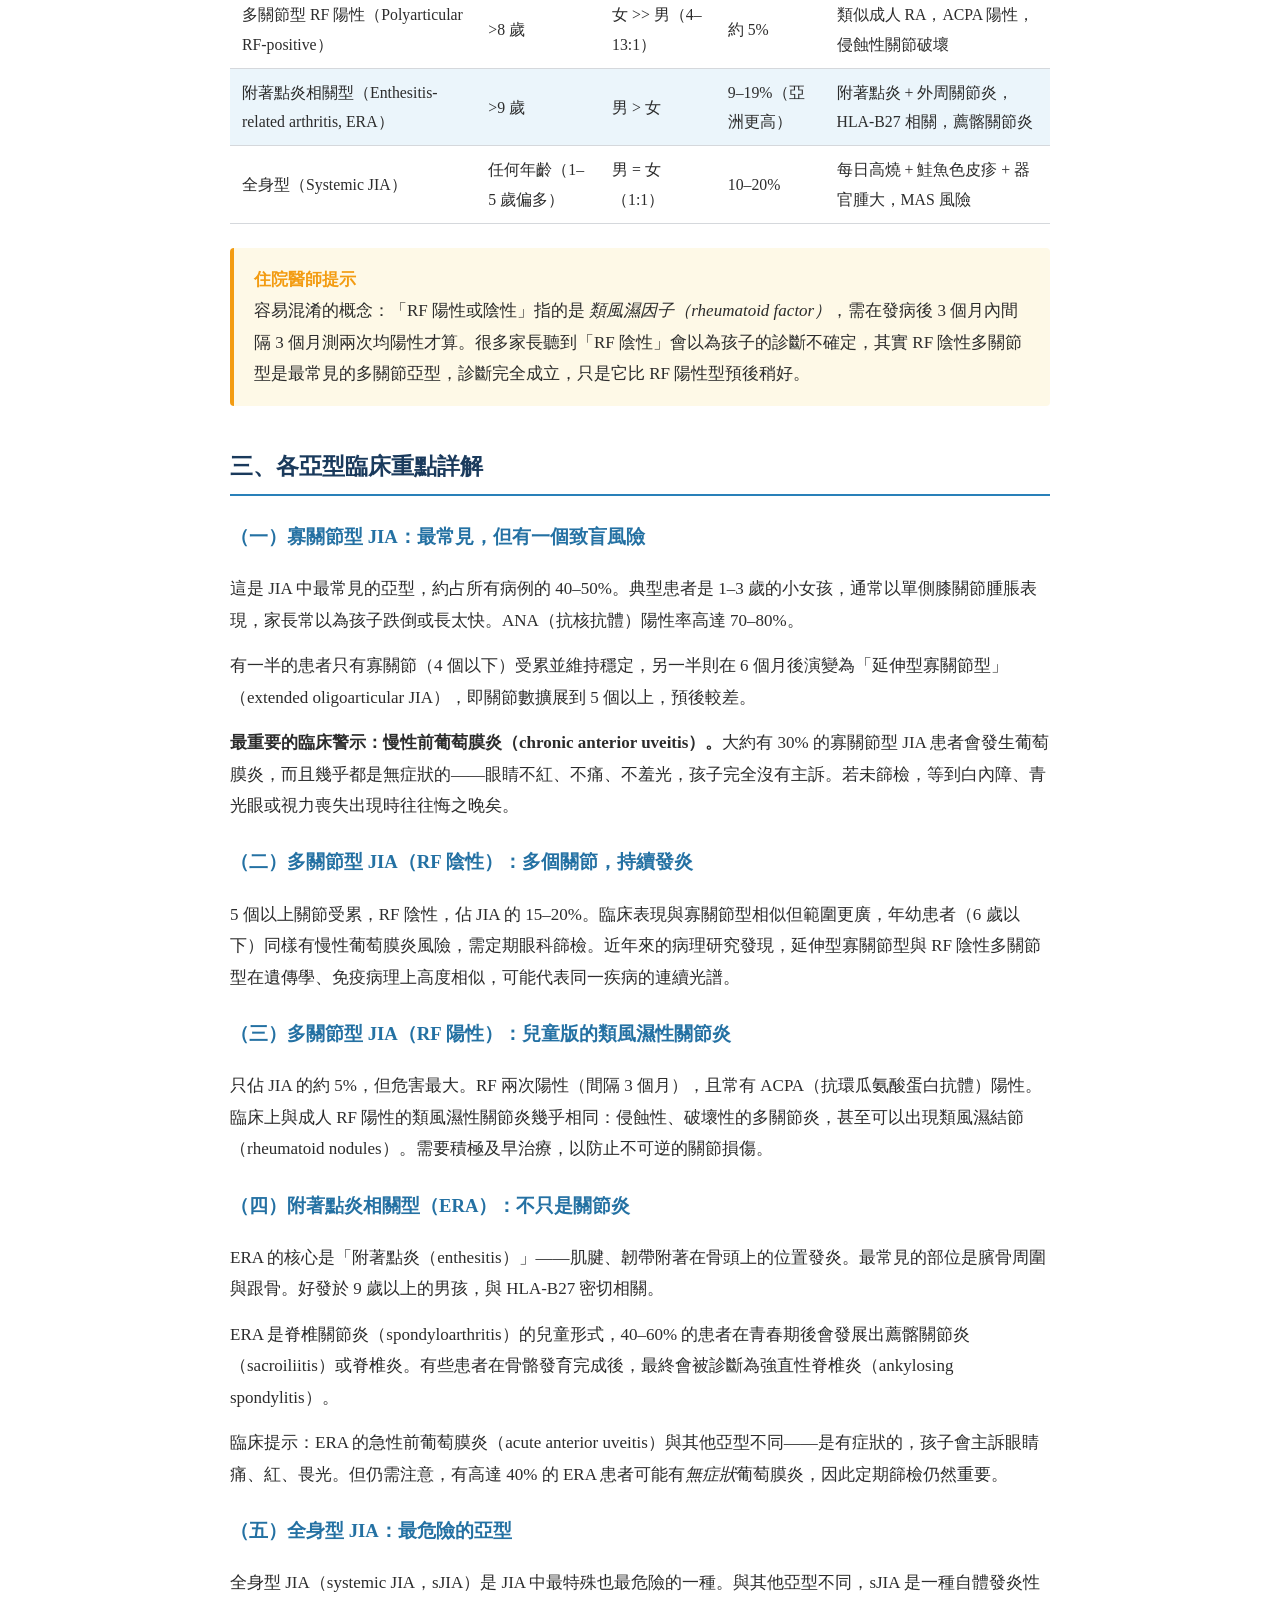
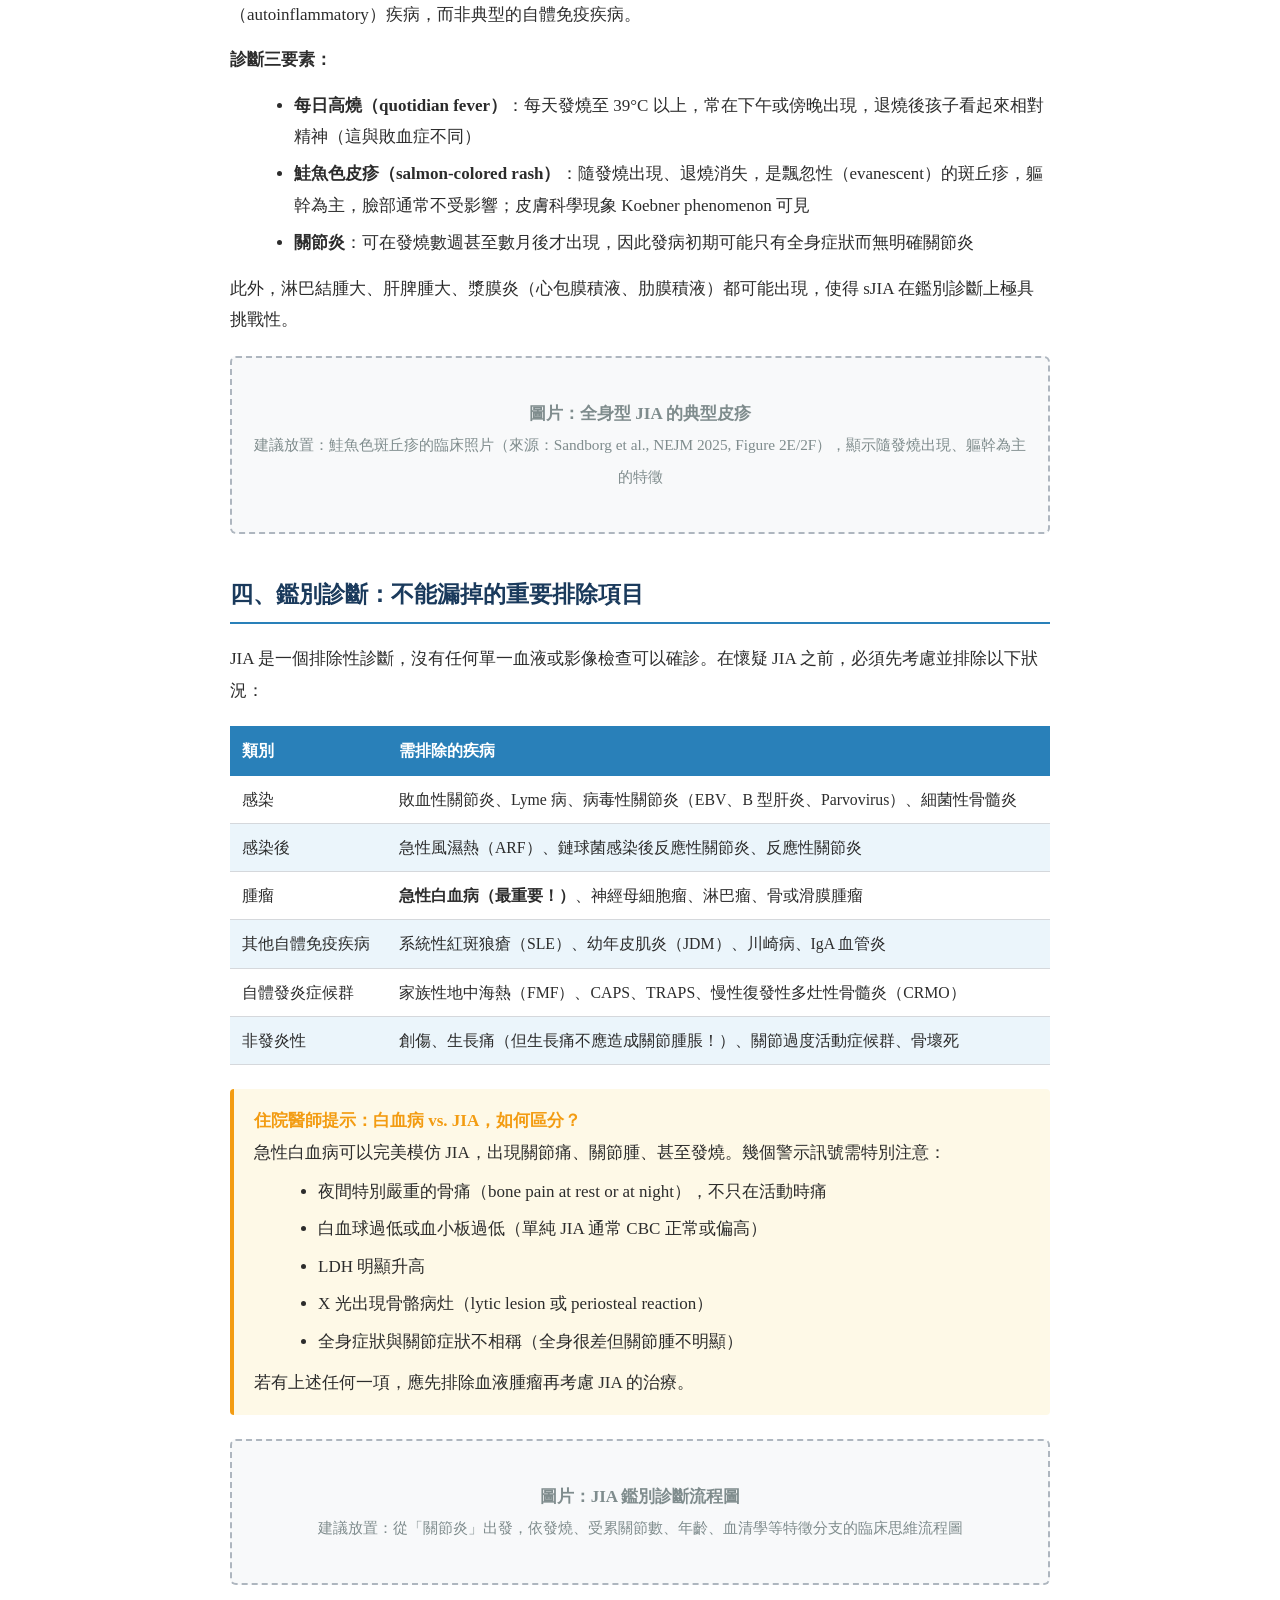
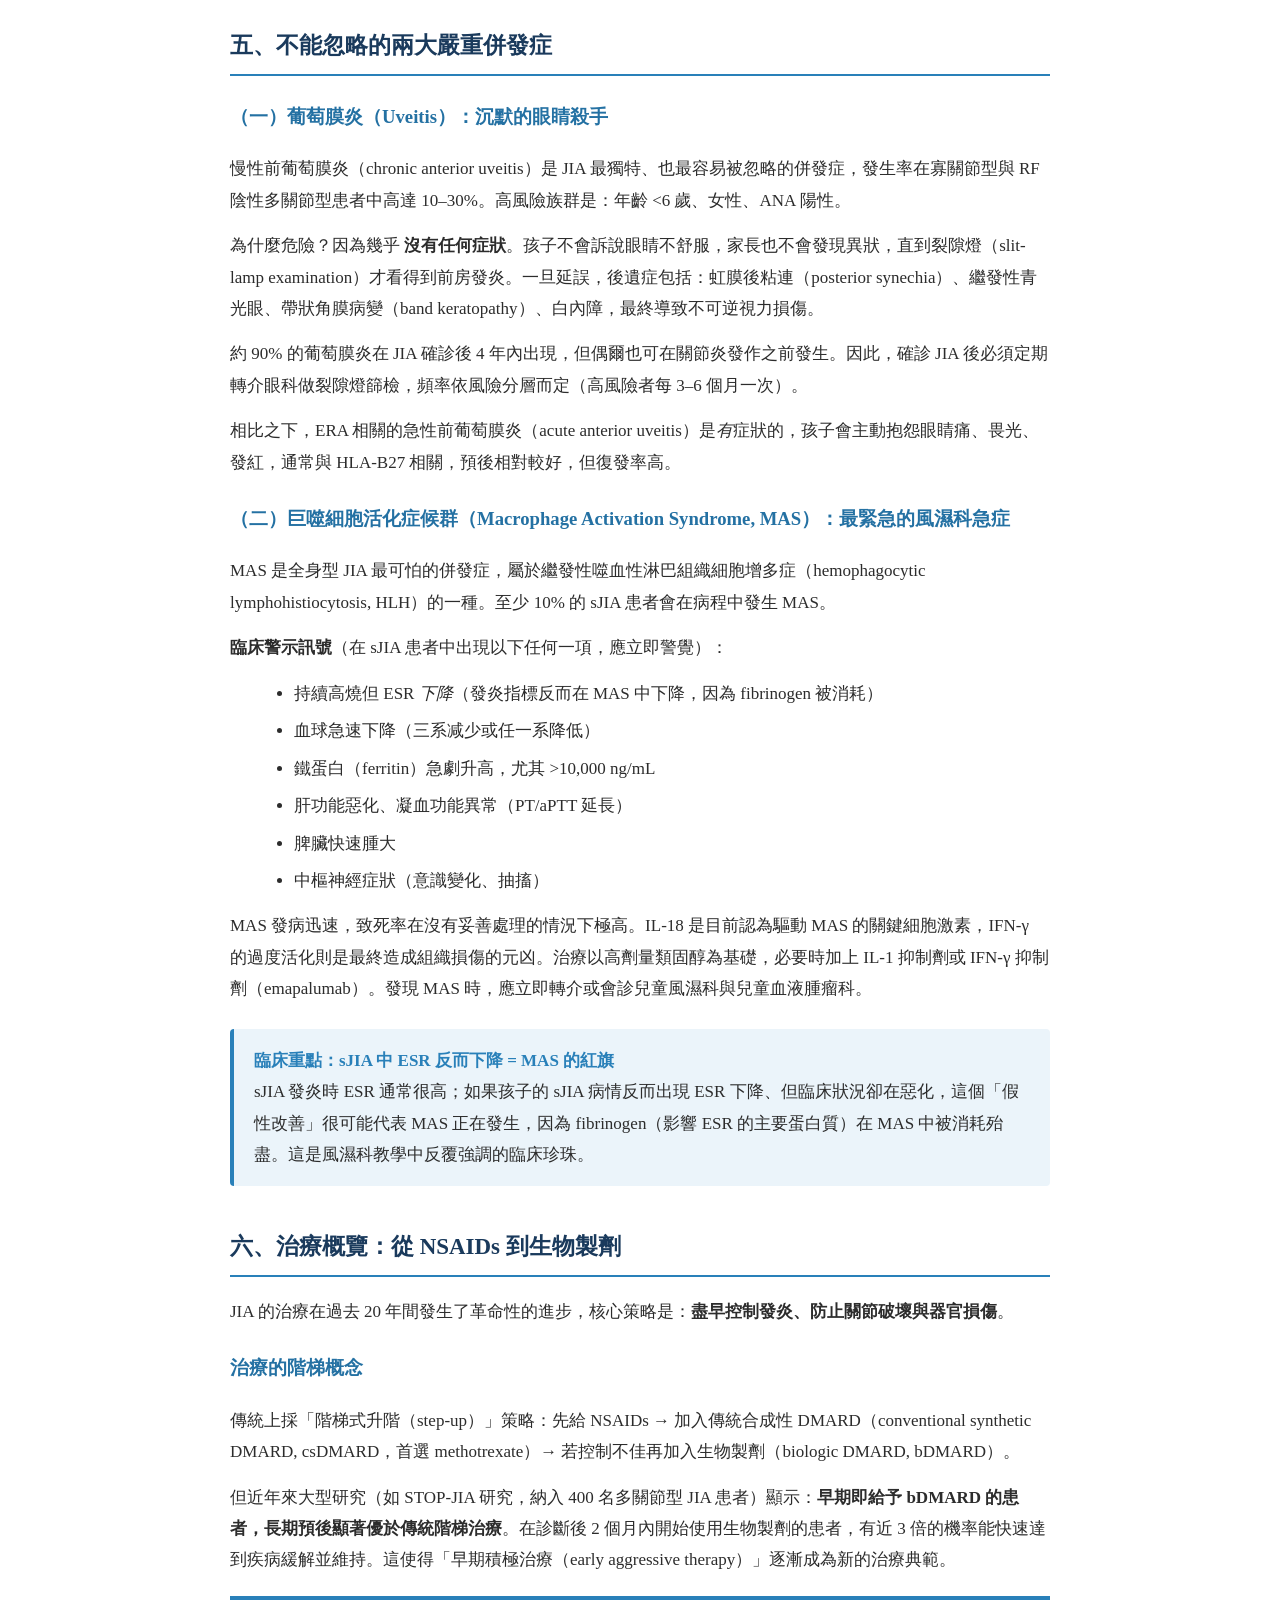
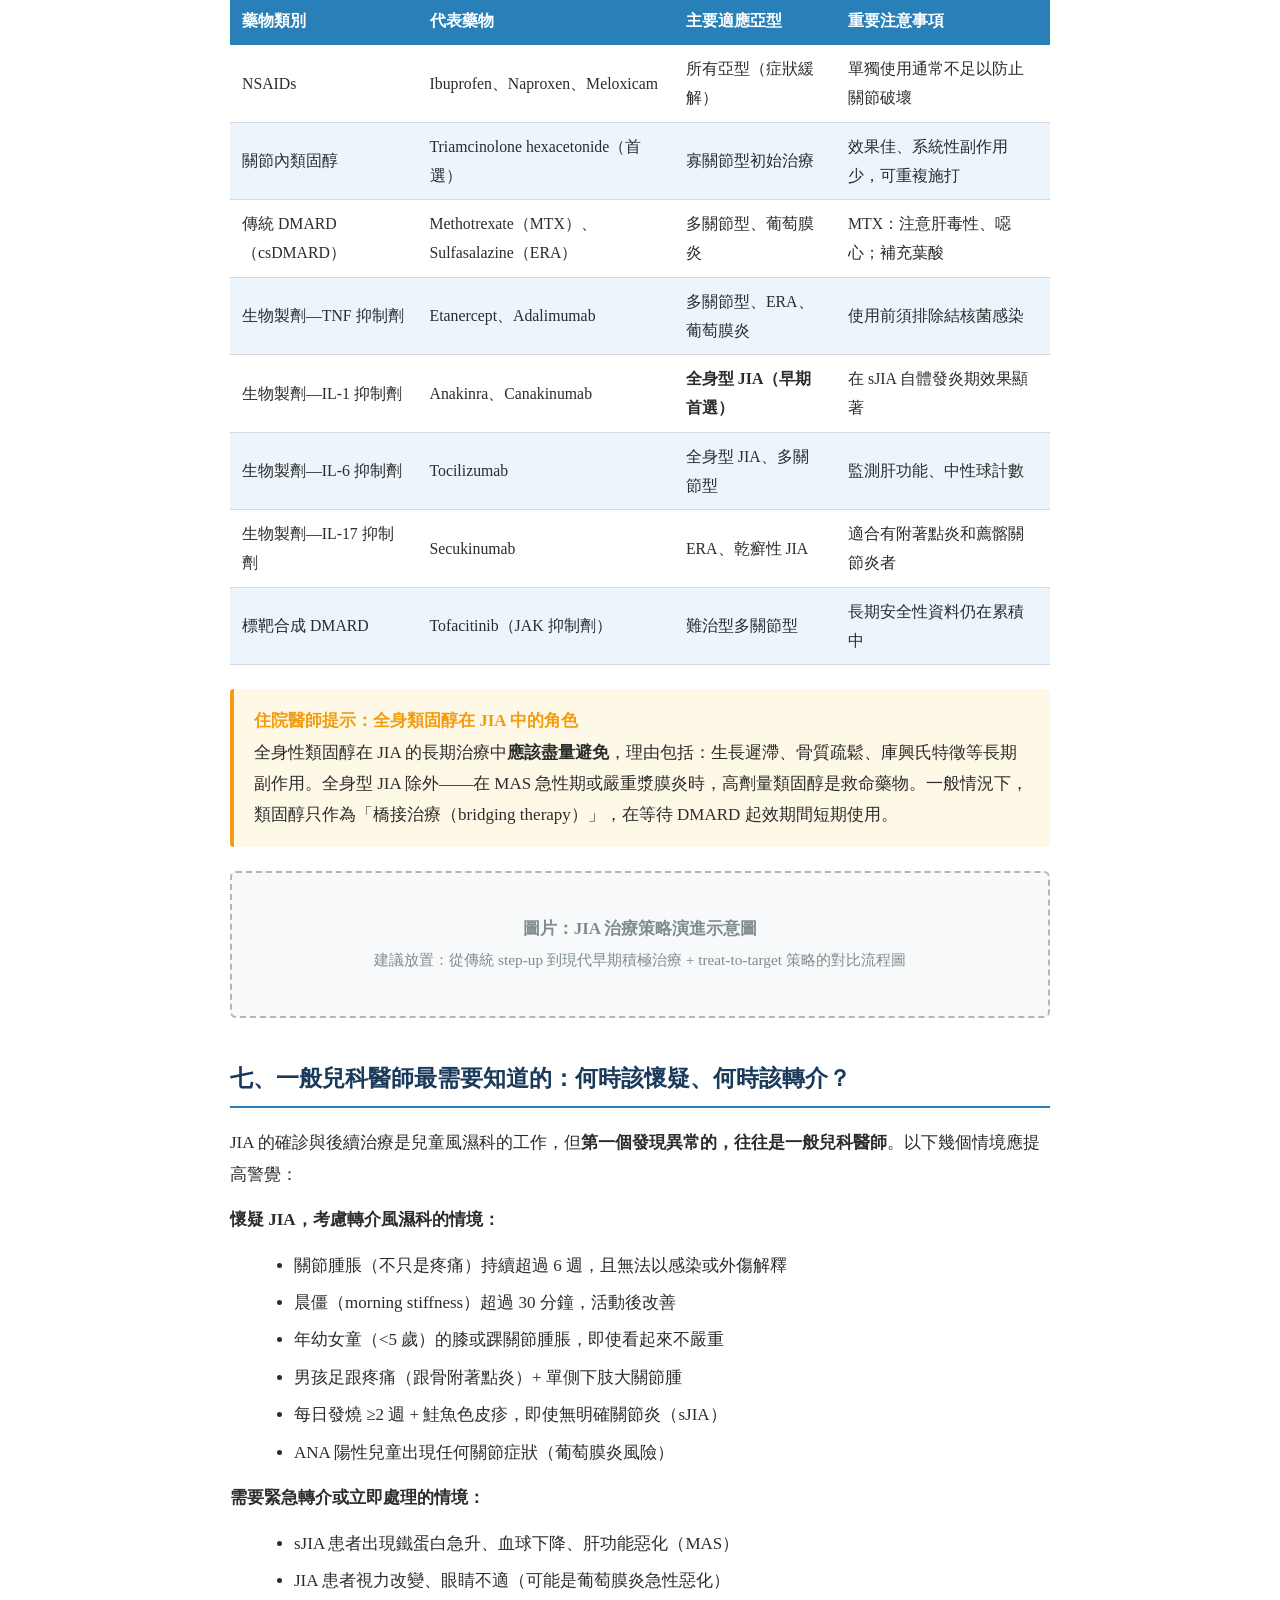
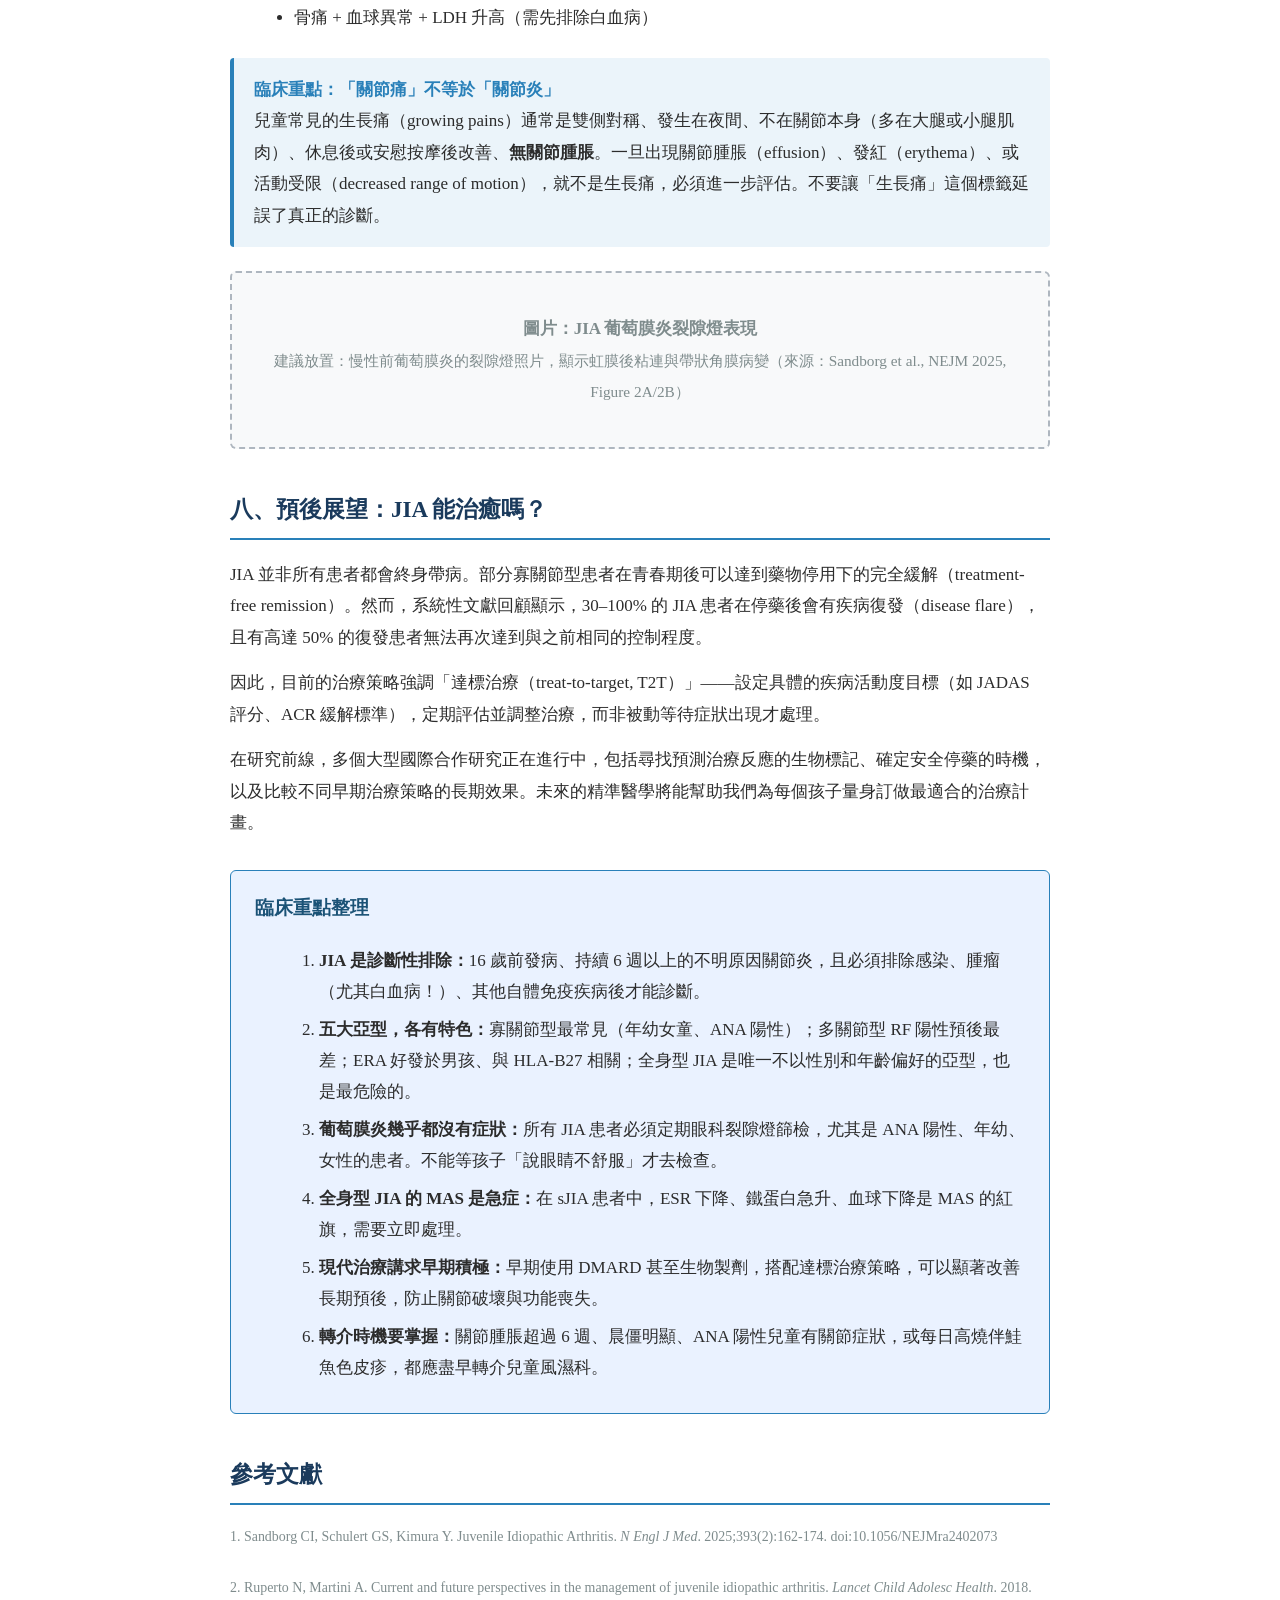
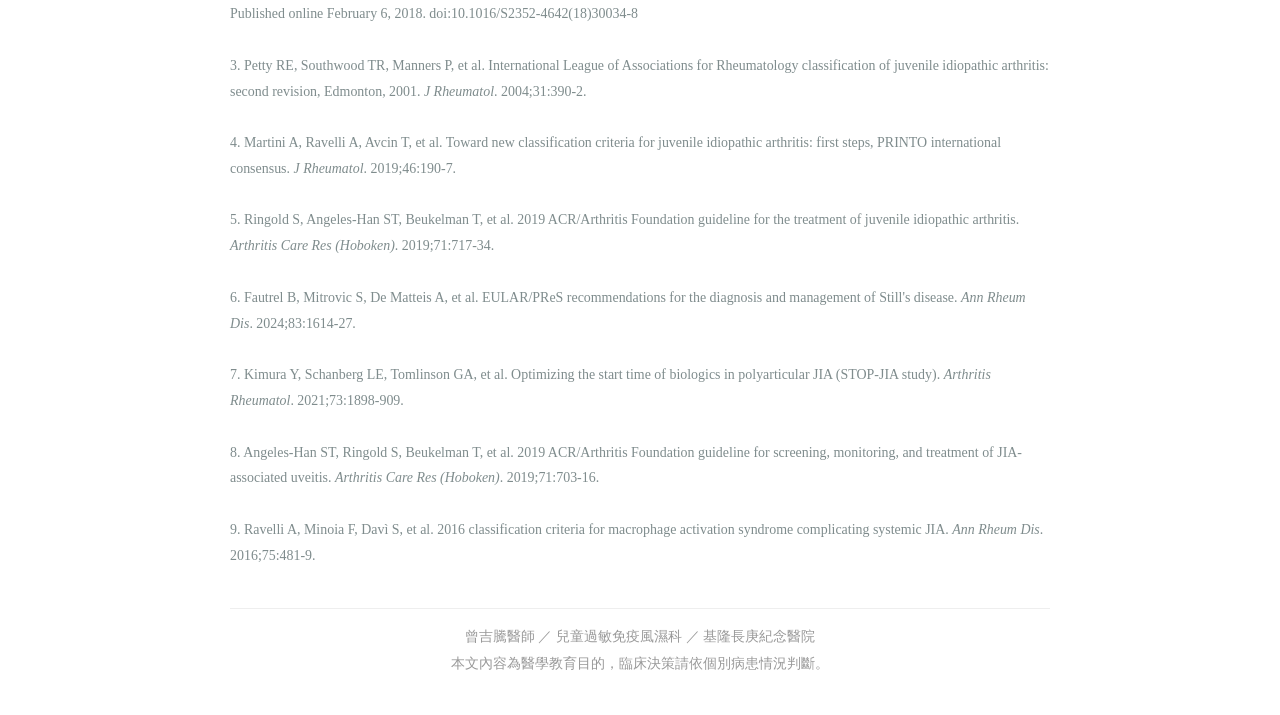
<file: articles/JIA-pediatrician-guide.html>
<!DOCTYPE html>
<html lang="zh-TW">
<head>
<meta charset="UTF-8">
<meta name="viewport" content="width=device-width, initial-scale=1.0">
<title>兒童特發性關節炎（JIA）：一般兒科醫師必知指引</title>
<style>
  body { font-family: 'Noto Serif TC', Georgia, serif; font-size: 17px; line-height: 1.85; color: #2c2c2c; max-width: 820px; margin: 0 auto; padding: 24px 20px; background: #fff; }
  h1 { font-size: 1.9em; color: #1A3A5C; margin-bottom: 6px; }
  h2 { font-size: 1.35em; color: #1A3A5C; border-bottom: 2px solid #2980B9; padding-bottom: 6px; margin-top: 40px; }
  h3 { font-size: 1.1em; color: #2471A3; margin-top: 24px; }
  .subtitle { color: #7F8C8D; font-size: 0.95em; margin-bottom: 30px; }
  p { margin: 14px 0; }
  ul, ol { margin: 10px 0 10px 24px; }
  li { margin-bottom: 6px; }
  table { width: 100%; border-collapse: collapse; margin: 20px 0; font-size: 0.93em; }
  thead tr { background: #2980B9; color: white; }
  th { padding: 10px 12px; text-align: left; }
  td { padding: 9px 12px; border-bottom: 1px solid #D5D8DC; }
  tbody tr:nth-child(even) { background: #EBF5FB; }
  .ref { font-size: 0.82em; color: #7F8C8D; }
</style>
</head>
<body>

<h1>兒童特發性關節炎（JIA）：一般兒科醫師必知指引</h1>
<p class="subtitle">曾吉騰醫師 ／ 兒童過敏免疫風濕科，基隆長庚紀念醫院<br>
參考文獻：Sandborg et al., <em>N Engl J Med</em> 2025；Ruperto &amp; Martini, <em>Lancet Child Adolesc Health</em> 2018</p>

<p>孩子的關節腫痛，常讓家長和醫師都感到困惑。是跌倒後的瘀傷？是生長痛？還是其他更嚴重的問題？兒童特發性關節炎（juvenile idiopathic arthritis，JIA）是兒童最常見的慢性風濕病，也是造成兒童長期殘障的重要原因之一。然而，正因為它表現多樣、容易被誤認，不少孩子在確診前已經走了一段漫長的冤枉路。</p>

<p>這篇文章希望幫助一般兒科醫師建立對 JIA 的基本認識：什麼情況該懷疑它？各亞型有哪些特色？哪些併發症不能漏掉？何時應該轉介？讓我們從頭開始。</p>

<div style="background:#EBF4FA; border-left:4px solid #2980B9; padding:16px 20px; margin:24px 0; border-radius:4px;">
  <strong style="color:#2980B9;">臨床重點</strong><br>
  JIA 的診斷標準：<strong>16 歲以前發病、持續 6 週以上、原因不明的關節炎</strong>。這三個條件缺一不可。「持續 6 週」是為了排除病毒性關節炎等自限性疾病；「原因不明」則提醒我們，必須先排除感染、腫瘤、其他自體免疫疾病等鑑別診斷，才能下這個診斷。
</div>

<h2>一、JIA 是什麼？流行病學告訴我們什麼？</h2>

<p>JIA 並不是一種單一疾病，而是一群異質性疾病的總稱，共同特徵是慢性關節炎，但病因、致病機轉、臨床表現與預後各有不同。這就像「貧血」一樣，它是一個描述性診斷，背後可能有許多不同的原因。</p>

<p>在流行病學上，歐洲與北美的盛行率約每十萬名兒童中有 30 例，發生率約每十萬名兒童中有 8 例。JIA 在各地的表現有明顯差異：在亞洲、拉丁美洲與非洲，全身型 JIA（systemic JIA）的比例相對較高；在歐美白人族群，寡關節型（oligoarticular JIA）則是最常見的亞型。台灣的資料顯示，ERA（附著點炎相關型關節炎）在本地兒童中的比例亦不低，值得特別留意。</p>

<p>在2000年以前，25 到 40% 的 JIA 患者最終會有中重度功能障礙。所幸，隨著生物製劑時代的來臨，這個比例已大幅下降，但前提是：及早診斷、及早治療。</p>

<div style="background:#F8F9FA; border:2px dashed #AEB6BF; padding:40px 20px; margin:20px 0; border-radius:6px; text-align:center; color:#7F8C8D;">
  <strong>圖片：JIA 全球流行病學</strong><br>
  <span style="font-size:0.9em;">建議放置：各大洲 JIA 盛行率比較圖，或各亞型比例圓餅圖（依地區分層）</span>
</div>

<h2>二、JIA 的分類：認識五大亞型</h2>

<p>目前臨床上最常用的是國際風濕病學聯盟（International League of Associations for Rheumatology, ILAR）制定的分類系統，依疾病發作後前 6 個月的臨床特徵將 JIA 分為幾個亞型。近年來有新的分類提案，但尚未完全取代 ILAR 系統，臨床上仍以後者為主。</p>

<p>以下介紹最重要的五個亞型，並附上每個亞型最需要記住的臨床特色：</p>

<table>
  <thead>
    <tr>
      <th>亞型</th>
      <th>好發年齡</th>
      <th>性別</th>
      <th>JIA 中佔比</th>
      <th>關鍵特徵</th>
    </tr>
  </thead>
  <tbody>
    <tr>
      <td>寡關節型（Oligoarticular JIA）</td>
      <td>1–3 歲</td>
      <td>女 &gt;&gt; 男（3:1）</td>
      <td>40–50%</td>
      <td>≤4 個關節，ANA 陽性，葡萄膜炎風險高</td>
    </tr>
    <tr>
      <td>多關節型 RF 陰性（Polyarticular RF-negative）</td>
      <td>雙峰：1–3 歲 及 &gt;8 歲</td>
      <td>女 &gt; 男（2–4:1）</td>
      <td>15–20%</td>
      <td>≥5 個關節，ANA 陽性可能，慢性葡萄膜炎</td>
    </tr>
    <tr>
      <td>多關節型 RF 陽性（Polyarticular RF-positive）</td>
      <td>&gt;8 歲</td>
      <td>女 &gt;&gt; 男（4–13:1）</td>
      <td>約 5%</td>
      <td>類似成人 RA，ACPA 陽性，侵蝕性關節破壞</td>
    </tr>
    <tr>
      <td>附著點炎相關型（Enthesitis-related arthritis, ERA）</td>
      <td>&gt;9 歲</td>
      <td>男 &gt; 女</td>
      <td>9–19%（亞洲更高）</td>
      <td>附著點炎 + 外周關節炎，HLA-B27 相關，薦髂關節炎</td>
    </tr>
    <tr>
      <td>全身型（Systemic JIA）</td>
      <td>任何年齡（1–5 歲偏多）</td>
      <td>男 = 女（1:1）</td>
      <td>10–20%</td>
      <td>每日高燒 + 鮭魚色皮疹 + 器官腫大，MAS 風險</td>
    </tr>
  </tbody>
</table>

<div style="background:#FEF9E7; border-left:4px solid #F39C12; padding:16px 20px; margin:24px 0; border-radius:4px;">
  <strong style="color:#F39C12;">住院醫師提示</strong><br>
  容易混淆的概念：「RF 陽性或陰性」指的是 <em>類風濕因子（rheumatoid factor）</em>，需在發病後 3 個月內間隔 3 個月測兩次均陽性才算。很多家長聽到「RF 陰性」會以為孩子的診斷不確定，其實 RF 陰性多關節型是最常見的多關節亞型，診斷完全成立，只是它比 RF 陽性型預後稍好。
</div>

<h2>三、各亞型臨床重點詳解</h2>

<h3>（一）寡關節型 JIA：最常見，但有一個致盲風險</h3>

<p>這是 JIA 中最常見的亞型，約占所有病例的 40–50%。典型患者是 1–3 歲的小女孩，通常以單側膝關節腫脹表現，家長常以為孩子跌倒或長太快。ANA（抗核抗體）陽性率高達 70–80%。</p>

<p>有一半的患者只有寡關節（4 個以下）受累並維持穩定，另一半則在 6 個月後演變為「延伸型寡關節型」（extended oligoarticular JIA），即關節數擴展到 5 個以上，預後較差。</p>

<p><strong>最重要的臨床警示：慢性前葡萄膜炎（chronic anterior uveitis）。</strong>大約有 30% 的寡關節型 JIA 患者會發生葡萄膜炎，而且幾乎都是無症狀的——眼睛不紅、不痛、不羞光，孩子完全沒有主訴。若未篩檢，等到白內障、青光眼或視力喪失出現時往往悔之晚矣。</p>

<h3>（二）多關節型 JIA（RF 陰性）：多個關節，持續發炎</h3>

<p>5 個以上關節受累，RF 陰性，佔 JIA 的 15–20%。臨床表現與寡關節型相似但範圍更廣，年幼患者（6 歲以下）同樣有慢性葡萄膜炎風險，需定期眼科篩檢。近年來的病理研究發現，延伸型寡關節型與 RF 陰性多關節型在遺傳學、免疫病理上高度相似，可能代表同一疾病的連續光譜。</p>

<h3>（三）多關節型 JIA（RF 陽性）：兒童版的類風濕性關節炎</h3>

<p>只佔 JIA 的約 5%，但危害最大。RF 兩次陽性（間隔 3 個月），且常有 ACPA（抗環瓜氨酸蛋白抗體）陽性。臨床上與成人 RF 陽性的類風濕性關節炎幾乎相同：侵蝕性、破壞性的多關節炎，甚至可以出現類風濕結節（rheumatoid nodules）。需要積極及早治療，以防止不可逆的關節損傷。</p>

<h3>（四）附著點炎相關型（ERA）：不只是關節炎</h3>

<p>ERA 的核心是「附著點炎（enthesitis）」——肌腱、韌帶附著在骨頭上的位置發炎。最常見的部位是臏骨周圍與跟骨。好發於 9 歲以上的男孩，與 HLA-B27 密切相關。</p>

<p>ERA 是脊椎關節炎（spondyloarthritis）的兒童形式，40–60% 的患者在青春期後會發展出薦髂關節炎（sacroiliitis）或脊椎炎。有些患者在骨骼發育完成後，最終會被診斷為強直性脊椎炎（ankylosing spondylitis）。</p>

<p>臨床提示：ERA 的急性前葡萄膜炎（acute anterior uveitis）與其他亞型不同——是有症狀的，孩子會主訴眼睛痛、紅、畏光。但仍需注意，有高達 40% 的 ERA 患者可能有<em>無症狀</em>葡萄膜炎，因此定期篩檢仍然重要。</p>

<h3>（五）全身型 JIA：最危險的亞型</h3>

<p>全身型 JIA（systemic JIA，sJIA）是 JIA 中最特殊也最危險的一種。與其他亞型不同，sJIA 是一種自體發炎性（autoinflammatory）疾病，而非典型的自體免疫疾病。</p>

<p><strong>診斷三要素：</strong></p>
<ul>
  <li><strong>每日高燒（quotidian fever）</strong>：每天發燒至 39°C 以上，常在下午或傍晚出現，退燒後孩子看起來相對精神（這與敗血症不同）</li>
  <li><strong>鮭魚色皮疹（salmon-colored rash）</strong>：隨發燒出現、退燒消失，是飄忽性（evanescent）的斑丘疹，軀幹為主，臉部通常不受影響；皮膚科學現象 Koebner phenomenon 可見</li>
  <li><strong>關節炎</strong>：可在發燒數週甚至數月後才出現，因此發病初期可能只有全身症狀而無明確關節炎</li>
</ul>

<p>此外，淋巴結腫大、肝脾腫大、漿膜炎（心包膜積液、肋膜積液）都可能出現，使得 sJIA 在鑑別診斷上極具挑戰性。</p>

<div style="background:#F8F9FA; border:2px dashed #AEB6BF; padding:40px 20px; margin:20px 0; border-radius:6px; text-align:center; color:#7F8C8D;">
  <strong>圖片：全身型 JIA 的典型皮疹</strong><br>
  <span style="font-size:0.9em;">建議放置：鮭魚色斑丘疹的臨床照片（來源：Sandborg et al., NEJM 2025, Figure 2E/2F），顯示隨發燒出現、軀幹為主的特徵</span>
</div>

<h2>四、鑑別診斷：不能漏掉的重要排除項目</h2>

<p>JIA 是一個排除性診斷，沒有任何單一血液或影像檢查可以確診。在懷疑 JIA 之前，必須先考慮並排除以下狀況：</p>

<table>
  <thead>
    <tr>
      <th>類別</th>
      <th>需排除的疾病</th>
    </tr>
  </thead>
  <tbody>
    <tr>
      <td>感染</td>
      <td>敗血性關節炎、Lyme 病、病毒性關節炎（EBV、B 型肝炎、Parvovirus）、細菌性骨髓炎</td>
    </tr>
    <tr>
      <td>感染後</td>
      <td>急性風濕熱（ARF）、鏈球菌感染後反應性關節炎、反應性關節炎</td>
    </tr>
    <tr>
      <td>腫瘤</td>
      <td><strong>急性白血病（最重要！）</strong>、神經母細胞瘤、淋巴瘤、骨或滑膜腫瘤</td>
    </tr>
    <tr>
      <td>其他自體免疫疾病</td>
      <td>系統性紅斑狼瘡（SLE）、幼年皮肌炎（JDM）、川崎病、IgA 血管炎</td>
    </tr>
    <tr>
      <td>自體發炎症候群</td>
      <td>家族性地中海熱（FMF）、CAPS、TRAPS、慢性復發性多灶性骨髓炎（CRMO）</td>
    </tr>
    <tr>
      <td>非發炎性</td>
      <td>創傷、生長痛（但生長痛不應造成關節腫脹！）、關節過度活動症候群、骨壞死</td>
    </tr>
  </tbody>
</table>

<div style="background:#FEF9E7; border-left:4px solid #F39C12; padding:16px 20px; margin:24px 0; border-radius:4px;">
  <strong style="color:#F39C12;">住院醫師提示：白血病 vs. JIA，如何區分？</strong><br>
  急性白血病可以完美模仿 JIA，出現關節痛、關節腫、甚至發燒。幾個警示訊號需特別注意：
  <ul style="margin-top:8px;">
    <li>夜間特別嚴重的骨痛（bone pain at rest or at night），不只在活動時痛</li>
    <li>白血球過低或血小板過低（單純 JIA 通常 CBC 正常或偏高）</li>
    <li>LDH 明顯升高</li>
    <li>X 光出現骨骼病灶（lytic lesion 或 periosteal reaction）</li>
    <li>全身症狀與關節症狀不相稱（全身很差但關節腫不明顯）</li>
  </ul>
  若有上述任何一項，應先排除血液腫瘤再考慮 JIA 的治療。
</div>

<div style="background:#F8F9FA; border:2px dashed #AEB6BF; padding:40px 20px; margin:20px 0; border-radius:6px; text-align:center; color:#7F8C8D;">
  <strong>圖片：JIA 鑑別診斷流程圖</strong><br>
  <span style="font-size:0.9em;">建議放置：從「關節炎」出發，依發燒、受累關節數、年齡、血清學等特徵分支的臨床思維流程圖</span>
</div>

<h2>五、不能忽略的兩大嚴重併發症</h2>

<h3>（一）葡萄膜炎（Uveitis）：沉默的眼睛殺手</h3>

<p>慢性前葡萄膜炎（chronic anterior uveitis）是 JIA 最獨特、也最容易被忽略的併發症，發生率在寡關節型與 RF 陰性多關節型患者中高達 10–30%。高風險族群是：年齡 &lt;6 歲、女性、ANA 陽性。</p>

<p>為什麼危險？因為幾乎 <strong>沒有任何症狀</strong>。孩子不會訴說眼睛不舒服，家長也不會發現異狀，直到裂隙燈（slit-lamp examination）才看得到前房發炎。一旦延誤，後遺症包括：虹膜後粘連（posterior synechia）、繼發性青光眼、帶狀角膜病變（band keratopathy）、白內障，最終導致不可逆視力損傷。</p>

<p>約 90% 的葡萄膜炎在 JIA 確診後 4 年內出現，但偶爾也可在關節炎發作之前發生。因此，確診 JIA 後必須定期轉介眼科做裂隙燈篩檢，頻率依風險分層而定（高風險者每 3–6 個月一次）。</p>

<p>相比之下，ERA 相關的急性前葡萄膜炎（acute anterior uveitis）是<em>有</em>症狀的，孩子會主動抱怨眼睛痛、畏光、發紅，通常與 HLA-B27 相關，預後相對較好，但復發率高。</p>

<h3>（二）巨噬細胞活化症候群（Macrophage Activation Syndrome, MAS）：最緊急的風濕科急症</h3>

<p>MAS 是全身型 JIA 最可怕的併發症，屬於繼發性噬血性淋巴組織細胞增多症（hemophagocytic lymphohistiocytosis, HLH）的一種。至少 10% 的 sJIA 患者會在病程中發生 MAS。</p>

<p><strong>臨床警示訊號</strong>（在 sJIA 患者中出現以下任何一項，應立即警覺）：</p>
<ul>
  <li>持續高燒但 ESR <em>下降</em>（發炎指標反而在 MAS 中下降，因為 fibrinogen 被消耗）</li>
  <li>血球急速下降（三系减少或任一系降低）</li>
  <li>鐵蛋白（ferritin）急劇升高，尤其 &gt;10,000 ng/mL</li>
  <li>肝功能惡化、凝血功能異常（PT/aPTT 延長）</li>
  <li>脾臟快速腫大</li>
  <li>中樞神經症狀（意識變化、抽搐）</li>
</ul>

<p>MAS 發病迅速，致死率在沒有妥善處理的情況下極高。IL-18 是目前認為驅動 MAS 的關鍵細胞激素，IFN-γ 的過度活化則是最終造成組織損傷的元凶。治療以高劑量類固醇為基礎，必要時加上 IL-1 抑制劑或 IFN-γ 抑制劑（emapalumab）。發現 MAS 時，應立即轉介或會診兒童風濕科與兒童血液腫瘤科。</p>

<div style="background:#EBF4FA; border-left:4px solid #2980B9; padding:16px 20px; margin:24px 0; border-radius:4px;">
  <strong style="color:#2980B9;">臨床重點：sJIA 中 ESR 反而下降 = MAS 的紅旗</strong><br>
  sJIA 發炎時 ESR 通常很高；如果孩子的 sJIA 病情反而出現 ESR 下降、但臨床狀況卻在惡化，這個「假性改善」很可能代表 MAS 正在發生，因為 fibrinogen（影響 ESR 的主要蛋白質）在 MAS 中被消耗殆盡。這是風濕科教學中反覆強調的臨床珍珠。
</div>

<h2>六、治療概覽：從 NSAIDs 到生物製劑</h2>

<p>JIA 的治療在過去 20 年間發生了革命性的進步，核心策略是：<strong>盡早控制發炎、防止關節破壞與器官損傷</strong>。</p>

<h3>治療的階梯概念</h3>

<p>傳統上採「階梯式升階（step-up）」策略：先給 NSAIDs → 加入傳統合成性 DMARD（conventional synthetic DMARD, csDMARD，首選 methotrexate）→ 若控制不佳再加入生物製劑（biologic DMARD, bDMARD）。</p>

<p>但近年來大型研究（如 STOP-JIA 研究，納入 400 名多關節型 JIA 患者）顯示：<strong>早期即給予 bDMARD 的患者，長期預後顯著優於傳統階梯治療</strong>。在診斷後 2 個月內開始使用生物製劑的患者，有近 3 倍的機率能快速達到疾病緩解並維持。這使得「早期積極治療（early aggressive therapy）」逐漸成為新的治療典範。</p>

<table>
  <thead>
    <tr>
      <th>藥物類別</th>
      <th>代表藥物</th>
      <th>主要適應亞型</th>
      <th>重要注意事項</th>
    </tr>
  </thead>
  <tbody>
    <tr>
      <td>NSAIDs</td>
      <td>Ibuprofen、Naproxen、Meloxicam</td>
      <td>所有亞型（症狀緩解）</td>
      <td>單獨使用通常不足以防止關節破壞</td>
    </tr>
    <tr>
      <td>關節內類固醇</td>
      <td>Triamcinolone hexacetonide（首選）</td>
      <td>寡關節型初始治療</td>
      <td>效果佳、系統性副作用少，可重複施打</td>
    </tr>
    <tr>
      <td>傳統 DMARD（csDMARD）</td>
      <td>Methotrexate（MTX）、Sulfasalazine（ERA）</td>
      <td>多關節型、葡萄膜炎</td>
      <td>MTX：注意肝毒性、噁心；補充葉酸</td>
    </tr>
    <tr>
      <td>生物製劑—TNF 抑制劑</td>
      <td>Etanercept、Adalimumab</td>
      <td>多關節型、ERA、葡萄膜炎</td>
      <td>使用前須排除結核菌感染</td>
    </tr>
    <tr>
      <td>生物製劑—IL-1 抑制劑</td>
      <td>Anakinra、Canakinumab</td>
      <td><strong>全身型 JIA（早期首選）</strong></td>
      <td>在 sJIA 自體發炎期效果顯著</td>
    </tr>
    <tr>
      <td>生物製劑—IL-6 抑制劑</td>
      <td>Tocilizumab</td>
      <td>全身型 JIA、多關節型</td>
      <td>監測肝功能、中性球計數</td>
    </tr>
    <tr>
      <td>生物製劑—IL-17 抑制劑</td>
      <td>Secukinumab</td>
      <td>ERA、乾癬性 JIA</td>
      <td>適合有附著點炎和薦髂關節炎者</td>
    </tr>
    <tr>
      <td>標靶合成 DMARD</td>
      <td>Tofacitinib（JAK 抑制劑）</td>
      <td>難治型多關節型</td>
      <td>長期安全性資料仍在累積中</td>
    </tr>
  </tbody>
</table>

<div style="background:#FEF9E7; border-left:4px solid #F39C12; padding:16px 20px; margin:24px 0; border-radius:4px;">
  <strong style="color:#F39C12;">住院醫師提示：全身類固醇在 JIA 中的角色</strong><br>
  全身性類固醇在 JIA 的長期治療中<strong>應該盡量避免</strong>，理由包括：生長遲滯、骨質疏鬆、庫興氏特徵等長期副作用。全身型 JIA 除外——在 MAS 急性期或嚴重漿膜炎時，高劑量類固醇是救命藥物。一般情況下，類固醇只作為「橋接治療（bridging therapy）」，在等待 DMARD 起效期間短期使用。
</div>

<div style="background:#F8F9FA; border:2px dashed #AEB6BF; padding:40px 20px; margin:20px 0; border-radius:6px; text-align:center; color:#7F8C8D;">
  <strong>圖片：JIA 治療策略演進示意圖</strong><br>
  <span style="font-size:0.9em;">建議放置：從傳統 step-up 到現代早期積極治療 + treat-to-target 策略的對比流程圖</span>
</div>

<h2>七、一般兒科醫師最需要知道的：何時該懷疑、何時該轉介？</h2>

<p>JIA 的確診與後續治療是兒童風濕科的工作，但<strong>第一個發現異常的，往往是一般兒科醫師</strong>。以下幾個情境應提高警覺：</p>

<p><strong>懷疑 JIA，考慮轉介風濕科的情境：</strong></p>
<ul>
  <li>關節腫脹（不只是疼痛）持續超過 6 週，且無法以感染或外傷解釋</li>
  <li>晨僵（morning stiffness）超過 30 分鐘，活動後改善</li>
  <li>年幼女童（&lt;5 歲）的膝或踝關節腫脹，即使看起來不嚴重</li>
  <li>男孩足跟疼痛（跟骨附著點炎）+ 單側下肢大關節腫</li>
  <li>每日發燒 ≥2 週 + 鮭魚色皮疹，即使無明確關節炎（sJIA）</li>
  <li>ANA 陽性兒童出現任何關節症狀（葡萄膜炎風險）</li>
</ul>

<p><strong>需要緊急轉介或立即處理的情境：</strong></p>
<ul>
  <li>sJIA 患者出現鐵蛋白急升、血球下降、肝功能惡化（MAS）</li>
  <li>JIA 患者視力改變、眼睛不適（可能是葡萄膜炎急性惡化）</li>
  <li>骨痛 + 血球異常 + LDH 升高（需先排除白血病）</li>
</ul>

<div style="background:#EBF4FA; border-left:4px solid #2980B9; padding:16px 20px; margin:24px 0; border-radius:4px;">
  <strong style="color:#2980B9;">臨床重點：「關節痛」不等於「關節炎」</strong><br>
  兒童常見的生長痛（growing pains）通常是雙側對稱、發生在夜間、不在關節本身（多在大腿或小腿肌肉）、休息後或安慰按摩後改善、<strong>無關節腫脹</strong>。一旦出現關節腫脹（effusion）、發紅（erythema）、或活動受限（decreased range of motion），就不是生長痛，必須進一步評估。不要讓「生長痛」這個標籤延誤了真正的診斷。
</div>

<div style="background:#F8F9FA; border:2px dashed #AEB6BF; padding:40px 20px; margin:20px 0; border-radius:6px; text-align:center; color:#7F8C8D;">
  <strong>圖片：JIA 葡萄膜炎裂隙燈表現</strong><br>
  <span style="font-size:0.9em;">建議放置：慢性前葡萄膜炎的裂隙燈照片，顯示虹膜後粘連與帶狀角膜病變（來源：Sandborg et al., NEJM 2025, Figure 2A/2B）</span>
</div>

<h2>八、預後展望：JIA 能治癒嗎？</h2>

<p>JIA 並非所有患者都會終身帶病。部分寡關節型患者在青春期後可以達到藥物停用下的完全緩解（treatment-free remission）。然而，系統性文獻回顧顯示，30–100% 的 JIA 患者在停藥後會有疾病復發（disease flare），且有高達 50% 的復發患者無法再次達到與之前相同的控制程度。</p>

<p>因此，目前的治療策略強調「達標治療（treat-to-target, T2T）」——設定具體的疾病活動度目標（如 JADAS 評分、ACR 緩解標準），定期評估並調整治療，而非被動等待症狀出現才處理。</p>

<p>在研究前線，多個大型國際合作研究正在進行中，包括尋找預測治療反應的生物標記、確定安全停藥的時機，以及比較不同早期治療策略的長期效果。未來的精準醫學將能幫助我們為每個孩子量身訂做最適合的治療計畫。</p>

<div style="background:#EAF2FF; border:1px solid #2980B9; padding:20px 24px; margin:32px 0; border-radius:6px;">
  <h3 style="color:#1A5276; margin-top:0;">臨床重點整理</h3>
  <ol>
    <li><strong>JIA 是診斷性排除：</strong>16 歲前發病、持續 6 週以上的不明原因關節炎，且必須排除感染、腫瘤（尤其白血病！）、其他自體免疫疾病後才能診斷。</li>
    <li><strong>五大亞型，各有特色：</strong>寡關節型最常見（年幼女童、ANA 陽性）；多關節型 RF 陽性預後最差；ERA 好發於男孩、與 HLA-B27 相關；全身型 JIA 是唯一不以性別和年齡偏好的亞型，也是最危險的。</li>
    <li><strong>葡萄膜炎幾乎都沒有症狀：</strong>所有 JIA 患者必須定期眼科裂隙燈篩檢，尤其是 ANA 陽性、年幼、女性的患者。不能等孩子「說眼睛不舒服」才去檢查。</li>
    <li><strong>全身型 JIA 的 MAS 是急症：</strong>在 sJIA 患者中，ESR 下降、鐵蛋白急升、血球下降是 MAS 的紅旗，需要立即處理。</li>
    <li><strong>現代治療講求早期積極：</strong>早期使用 DMARD 甚至生物製劑，搭配達標治療策略，可以顯著改善長期預後，防止關節破壞與功能喪失。</li>
    <li><strong>轉介時機要掌握：</strong>關節腫脹超過 6 週、晨僵明顯、ANA 陽性兒童有關節症狀，或每日高燒伴鮭魚色皮疹，都應盡早轉介兒童風濕科。</li>
  </ol>
</div>

<h2>參考文獻</h2>
<p class="ref">
1. Sandborg CI, Schulert GS, Kimura Y. Juvenile Idiopathic Arthritis. <em>N Engl J Med</em>. 2025;393(2):162-174. doi:10.1056/NEJMra2402073<br><br>
2. Ruperto N, Martini A. Current and future perspectives in the management of juvenile idiopathic arthritis. <em>Lancet Child Adolesc Health</em>. 2018. Published online February 6, 2018. doi:10.1016/S2352-4642(18)30034-8<br><br>
3. Petty RE, Southwood TR, Manners P, et al. International League of Associations for Rheumatology classification of juvenile idiopathic arthritis: second revision, Edmonton, 2001. <em>J Rheumatol</em>. 2004;31:390-2.<br><br>
4. Martini A, Ravelli A, Avcin T, et al. Toward new classification criteria for juvenile idiopathic arthritis: first steps, PRINTO international consensus. <em>J Rheumatol</em>. 2019;46:190-7.<br><br>
5. Ringold S, Angeles-Han ST, Beukelman T, et al. 2019 ACR/Arthritis Foundation guideline for the treatment of juvenile idiopathic arthritis. <em>Arthritis Care Res (Hoboken)</em>. 2019;71:717-34.<br><br>
6. Fautrel B, Mitrovic S, De Matteis A, et al. EULAR/PReS recommendations for the diagnosis and management of Still's disease. <em>Ann Rheum Dis</em>. 2024;83:1614-27.<br><br>
7. Kimura Y, Schanberg LE, Tomlinson GA, et al. Optimizing the start time of biologics in polyarticular JIA (STOP-JIA study). <em>Arthritis Rheumatol</em>. 2021;73:1898-909.<br><br>
8. Angeles-Han ST, Ringold S, Beukelman T, et al. 2019 ACR/Arthritis Foundation guideline for screening, monitoring, and treatment of JIA-associated uveitis. <em>Arthritis Care Res (Hoboken)</em>. 2019;71:703-16.<br><br>
9. Ravelli A, Minoia F, Davì S, et al. 2016 classification criteria for macrophage activation syndrome complicating systemic JIA. <em>Ann Rheum Dis</em>. 2016;75:481-9.
</p>

<hr style="margin-top:40px; border:none; border-top:1px solid #eee;">
<p style="font-size:0.85em; color:#999; text-align:center;">曾吉騰醫師 ／ 兒童過敏免疫風濕科 ／ 基隆長庚紀念醫院<br>本文內容為醫學教育目的，臨床決策請依個別病患情況判斷。</p>

</body>
</html>
</file>
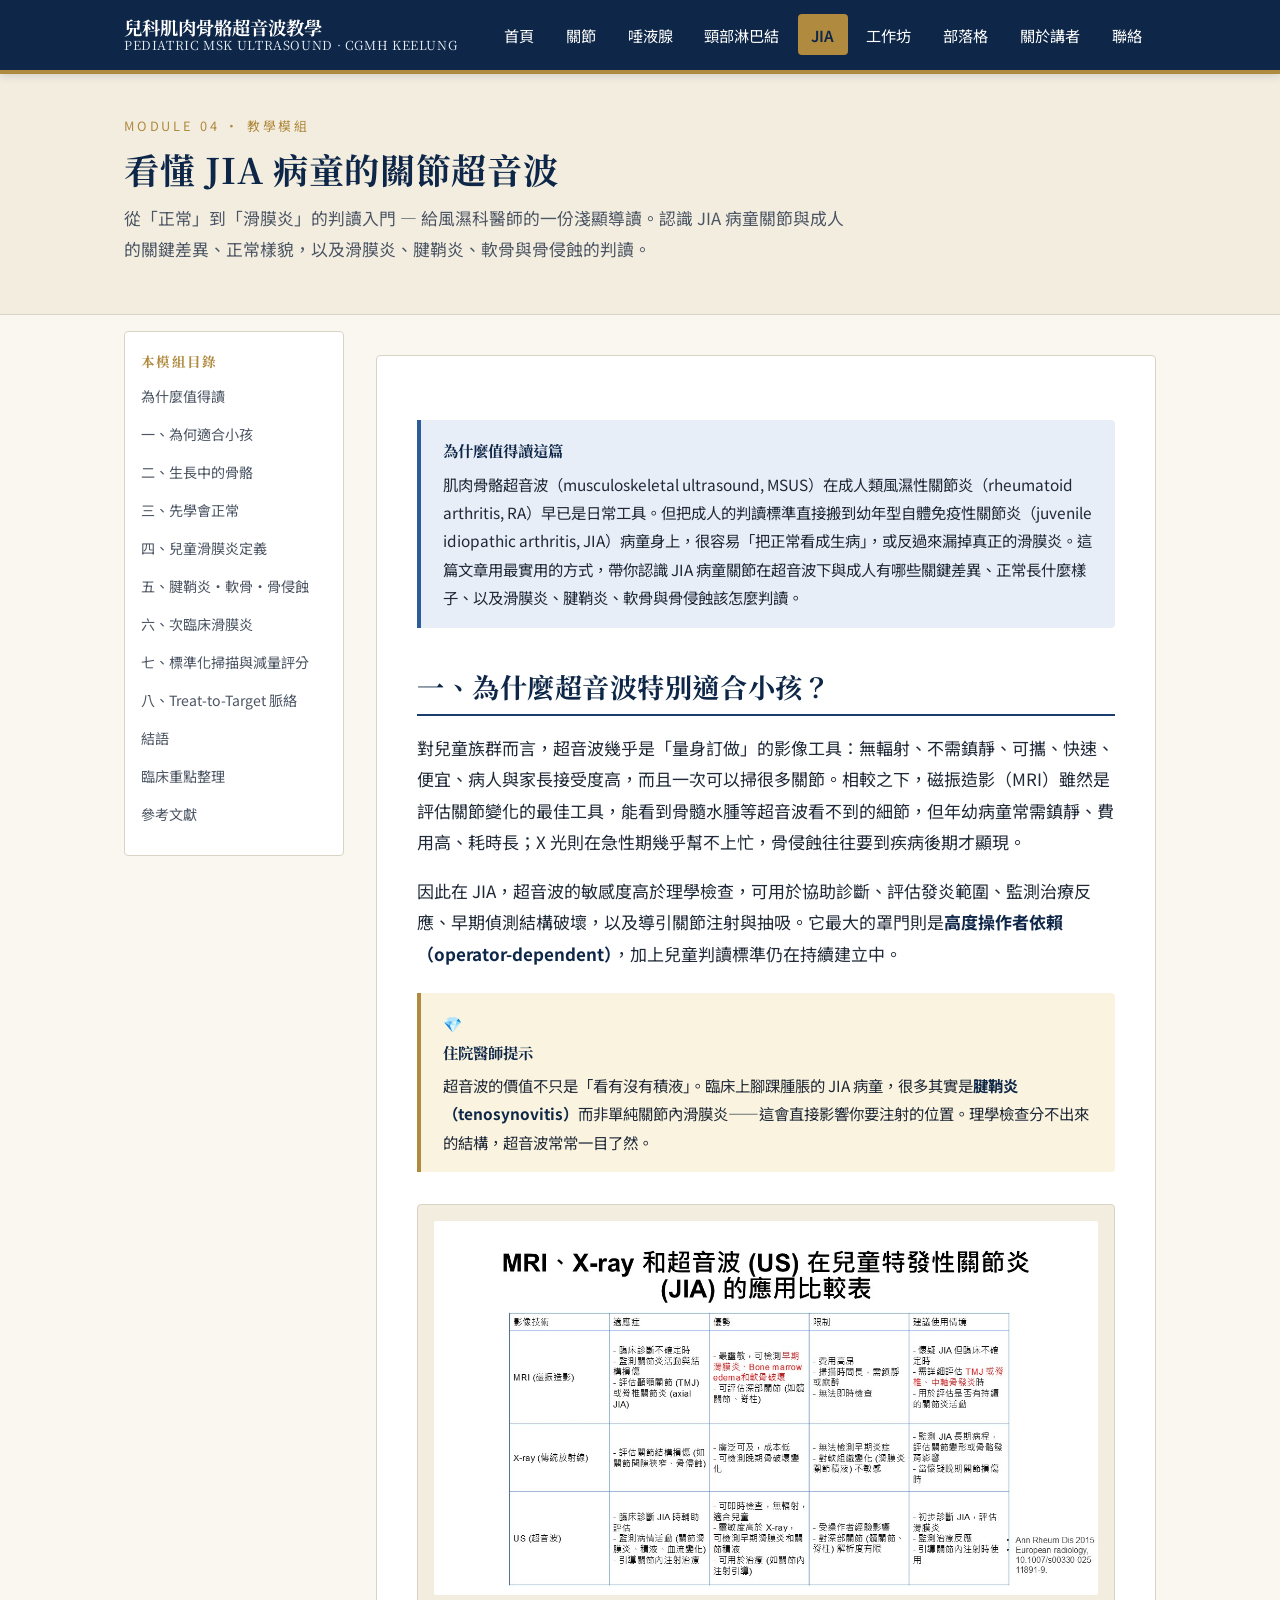
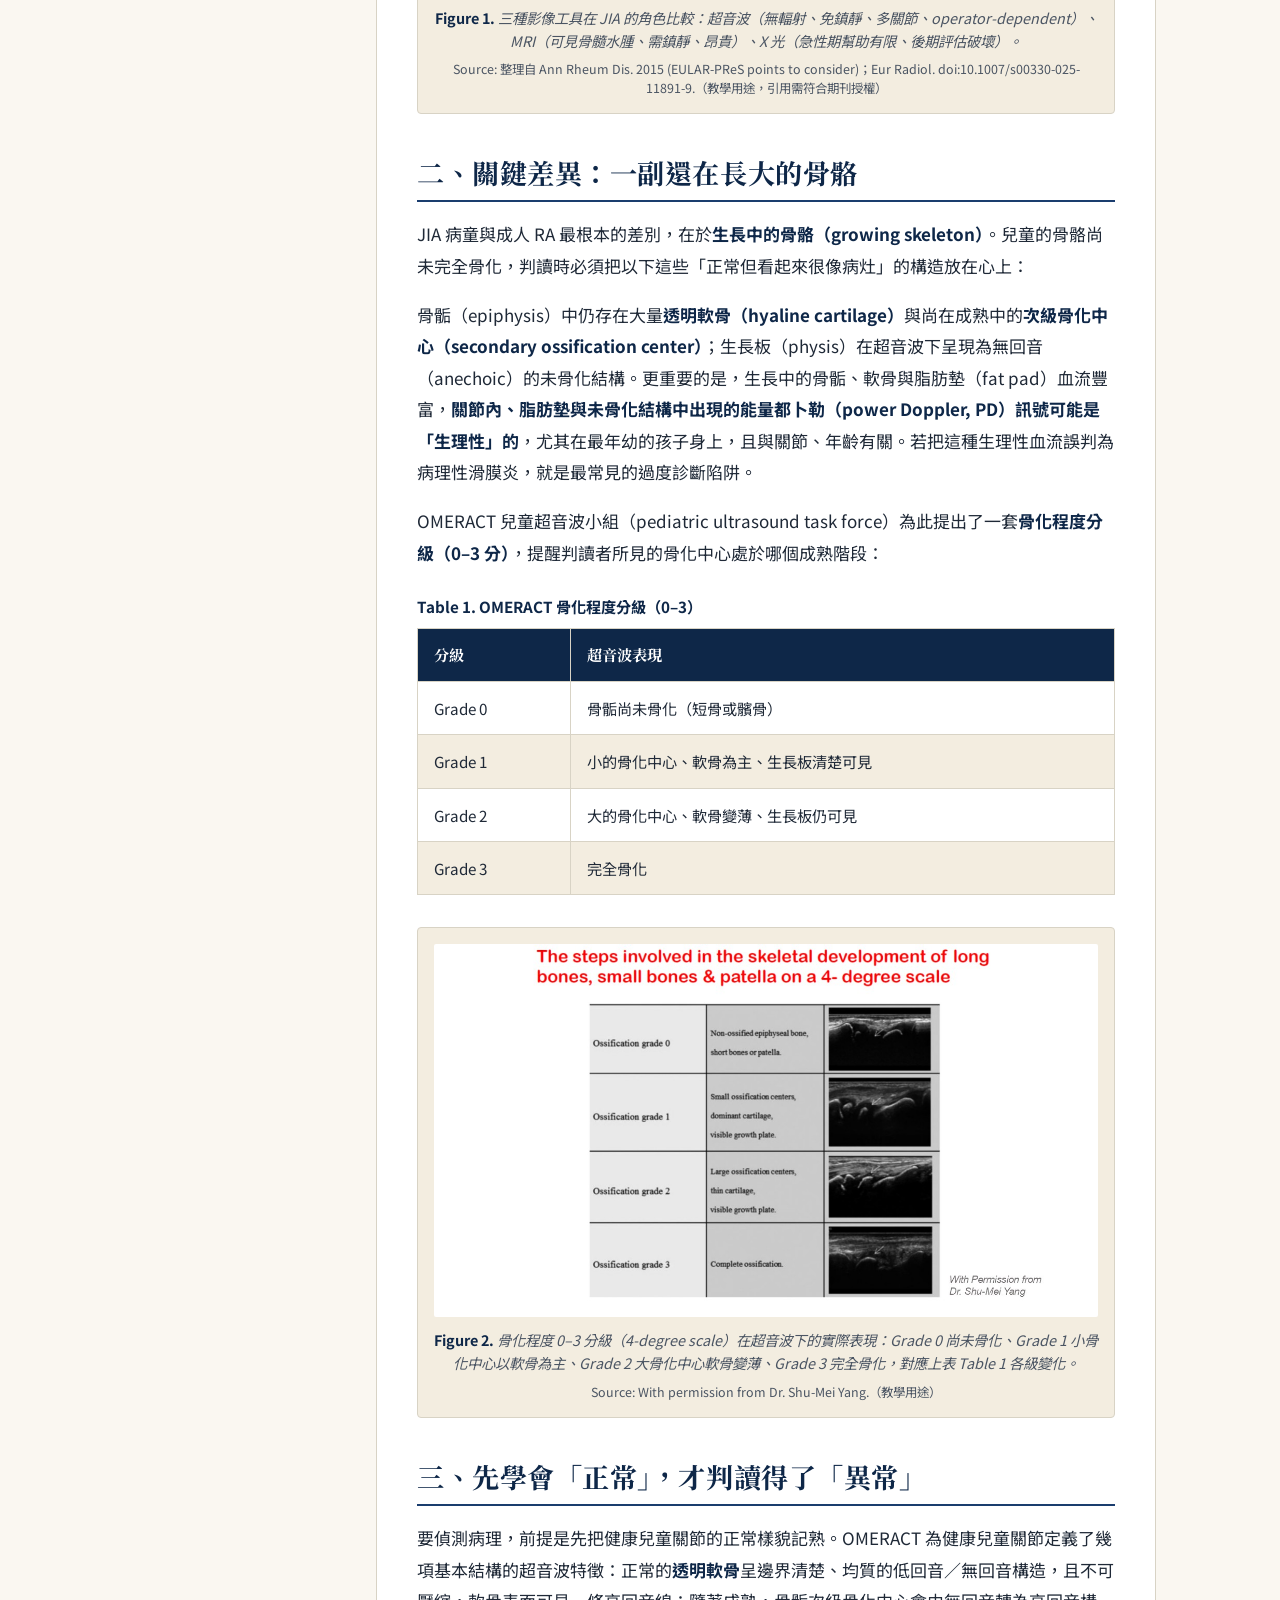
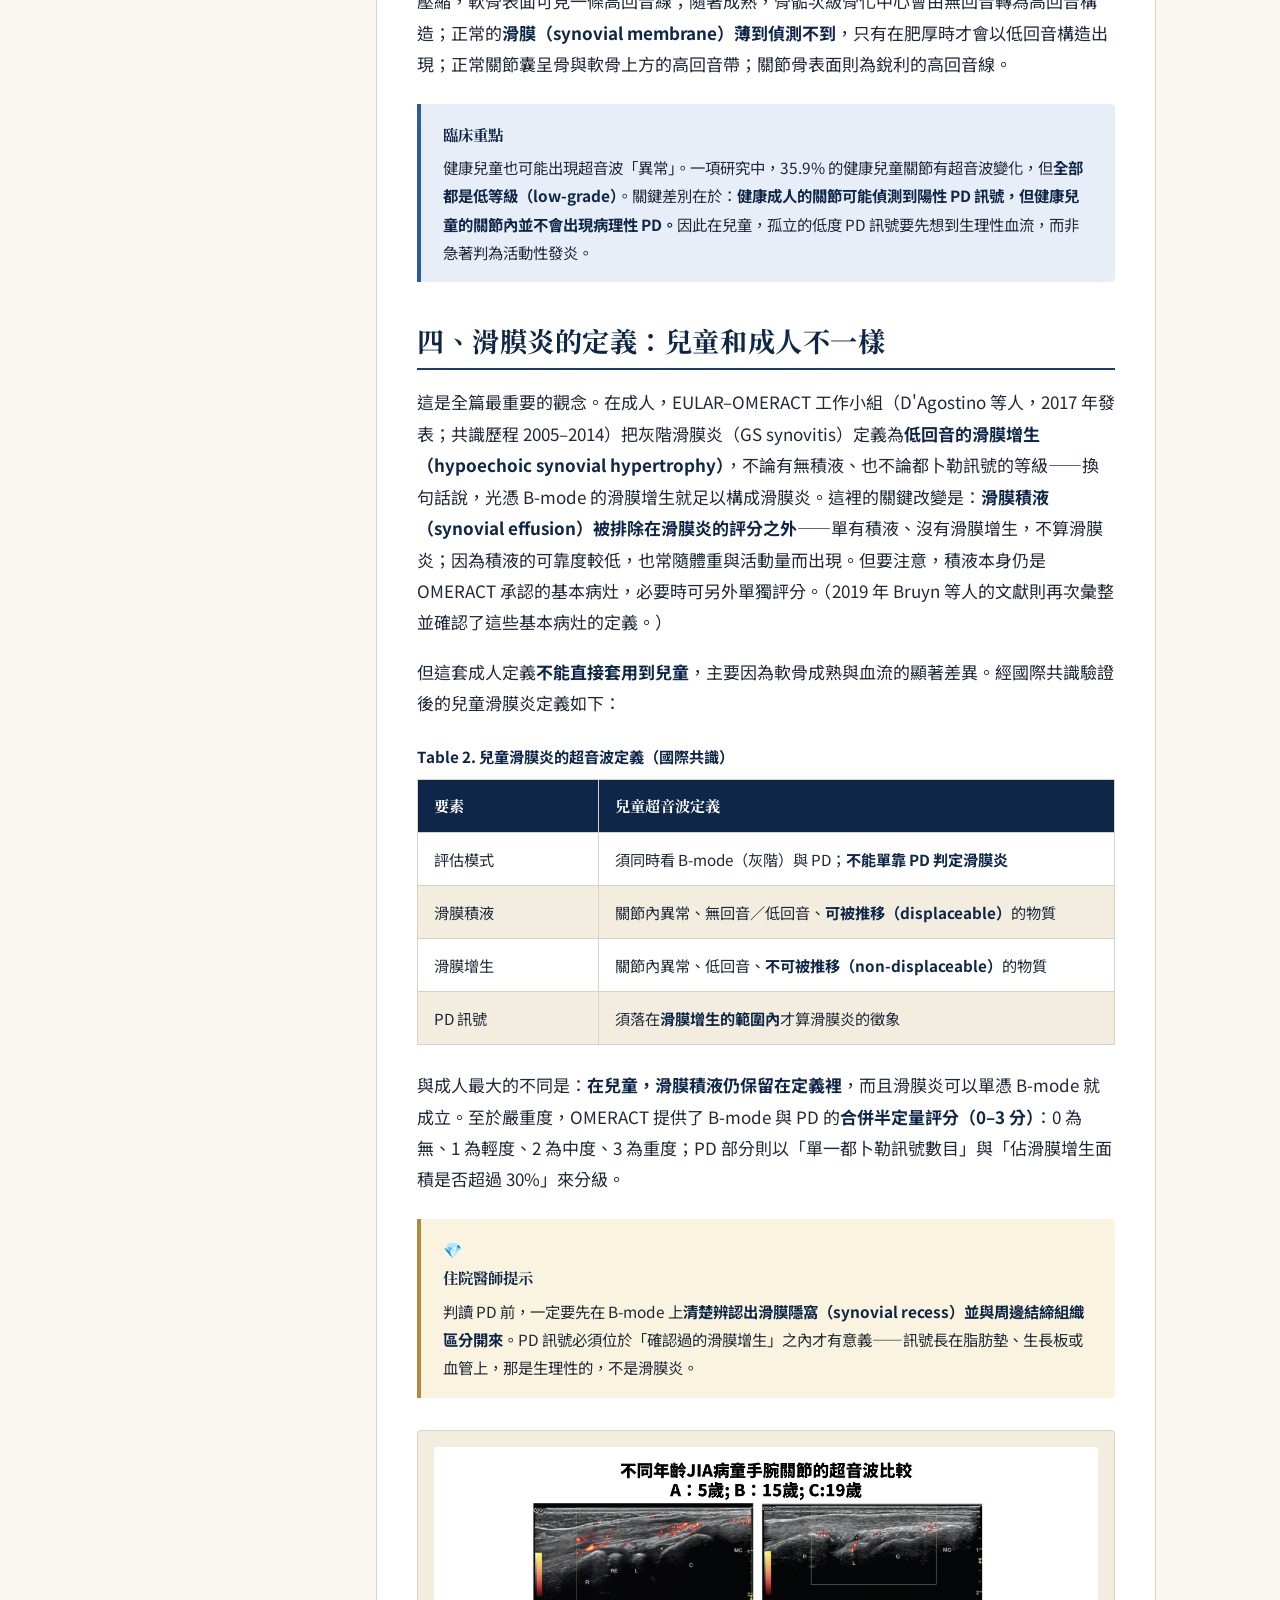
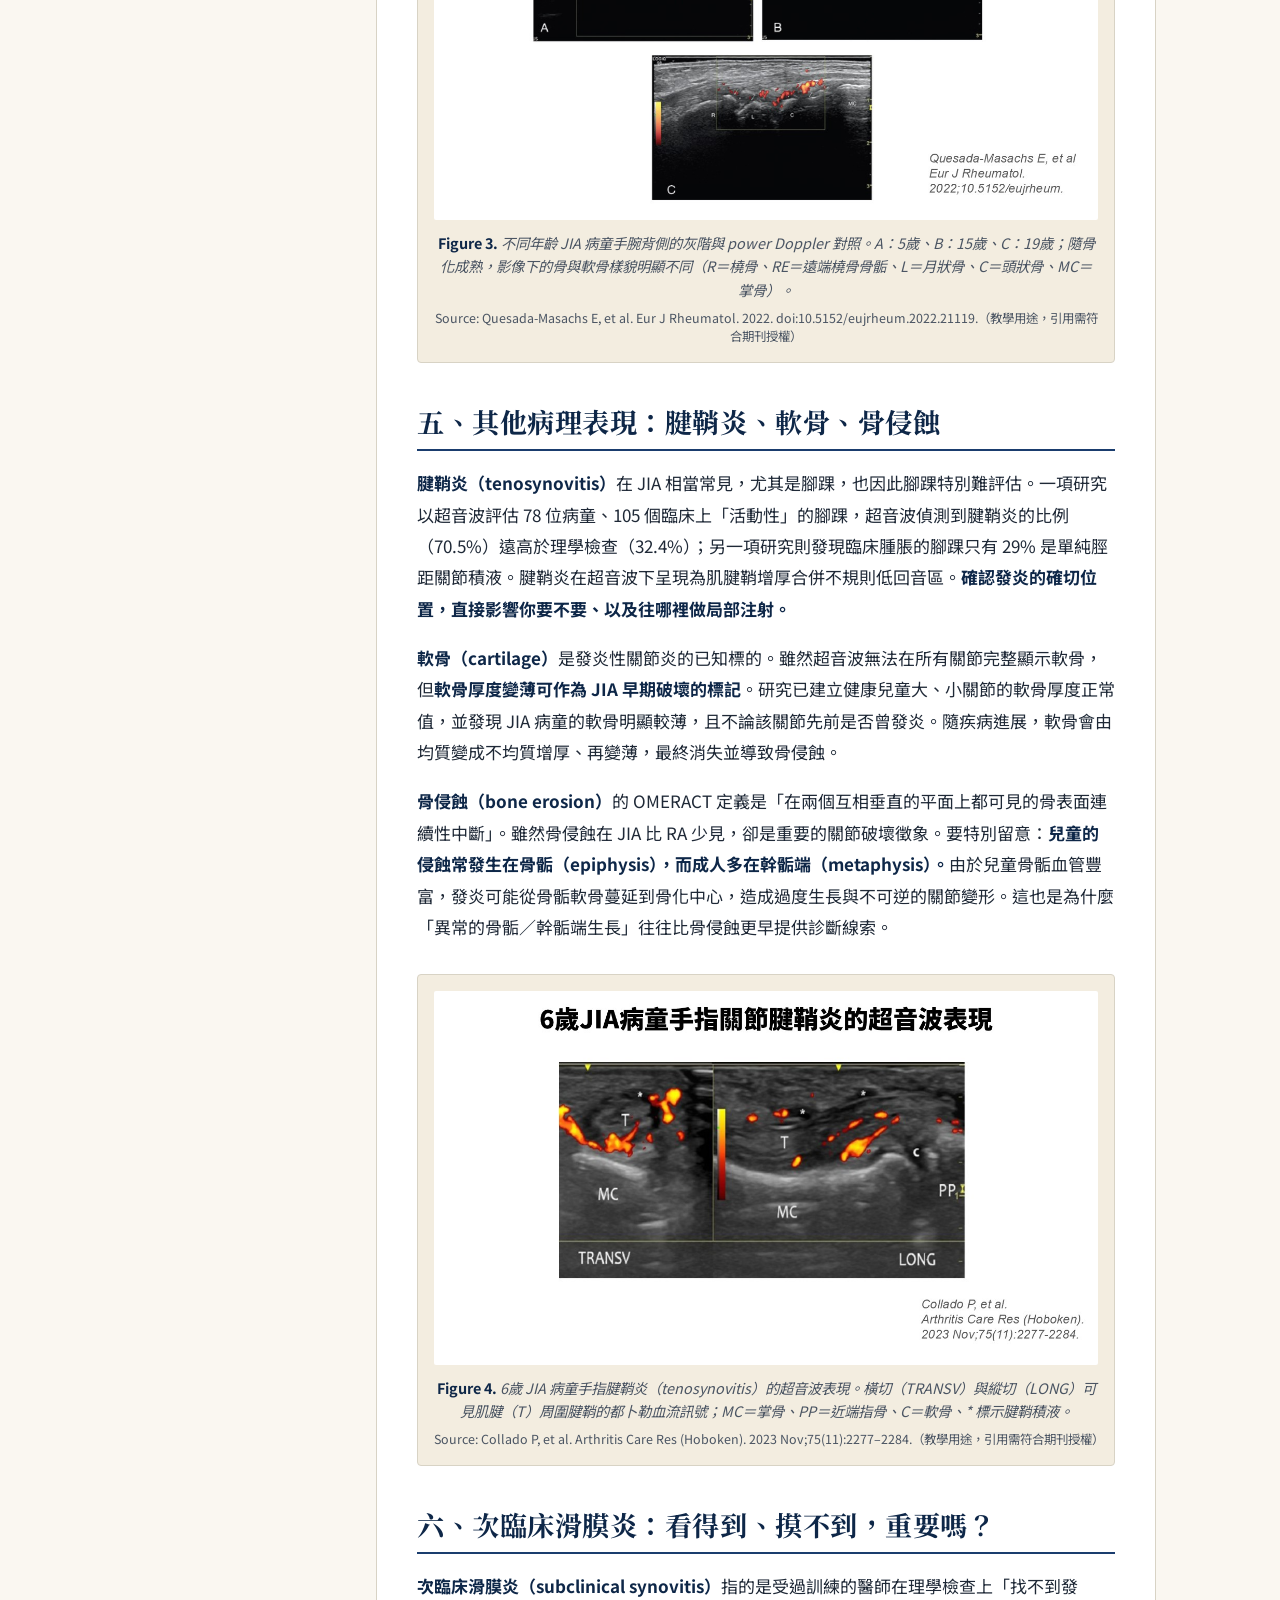
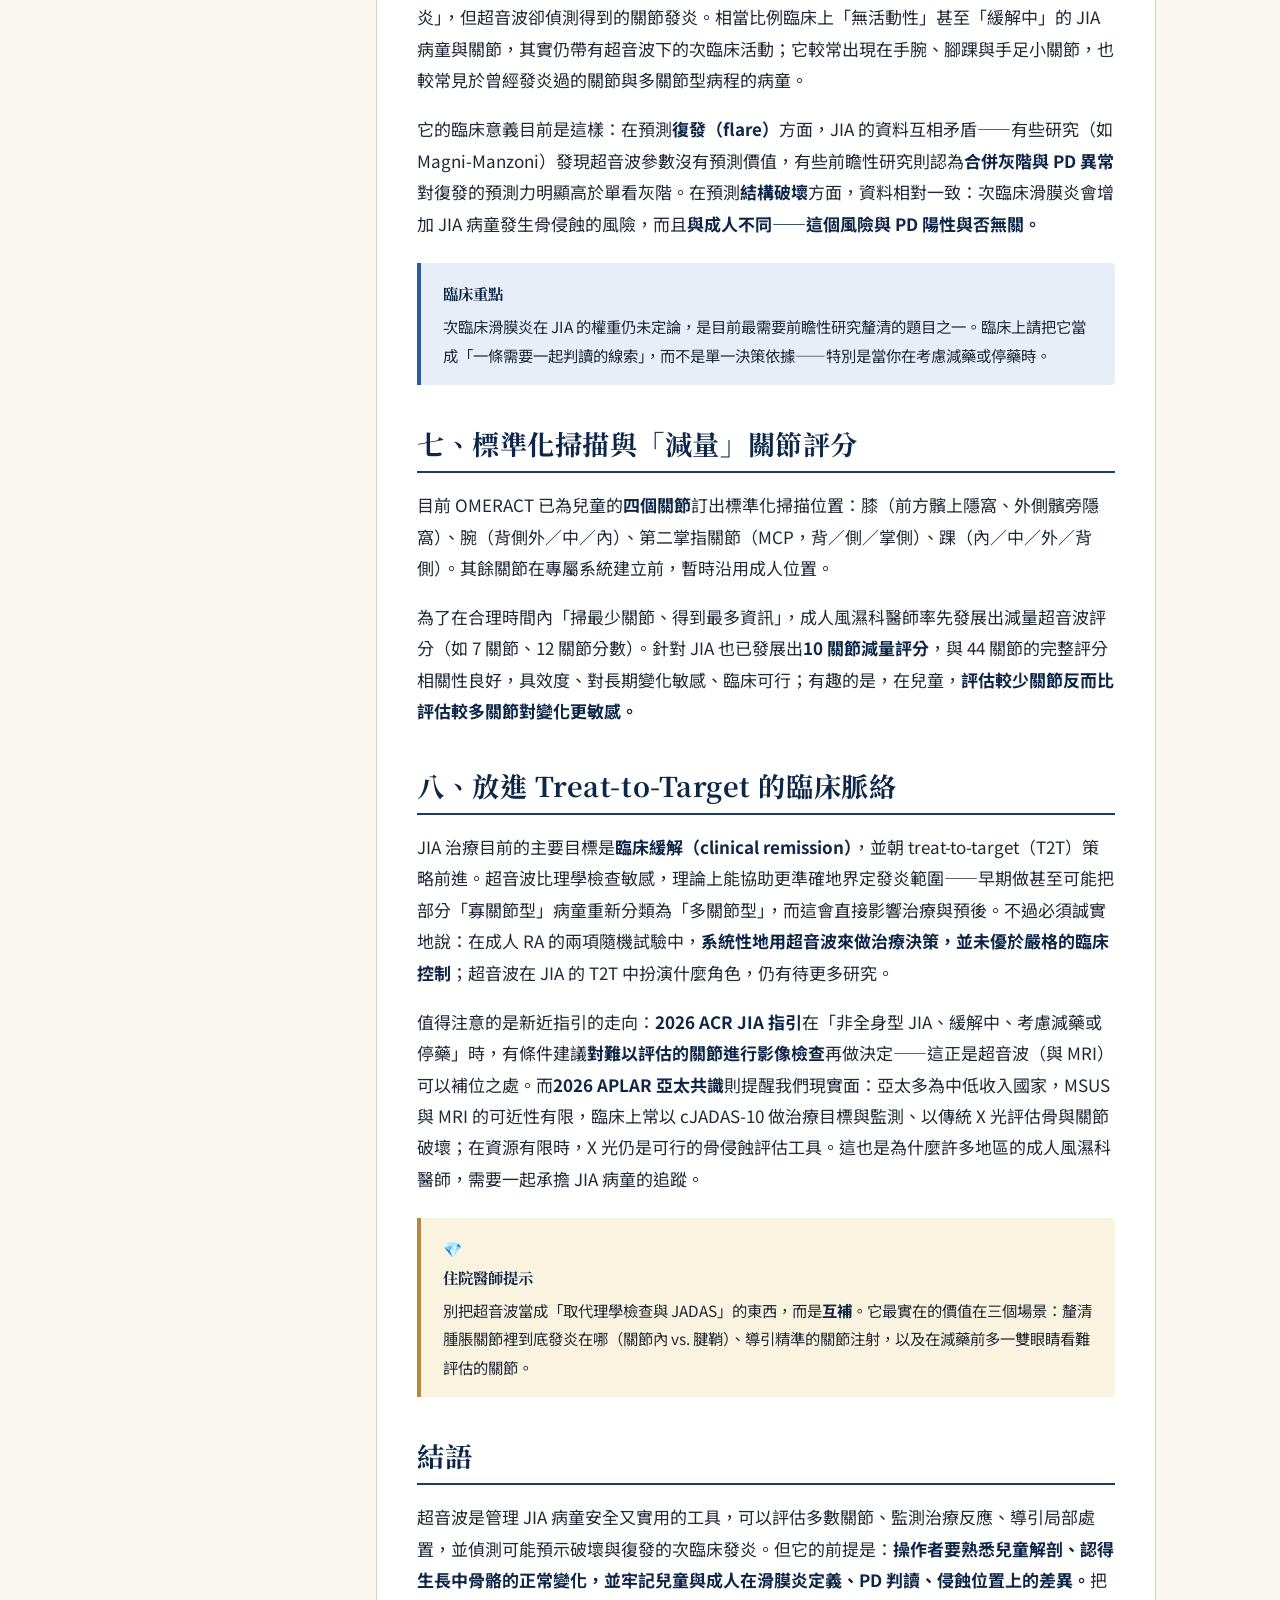
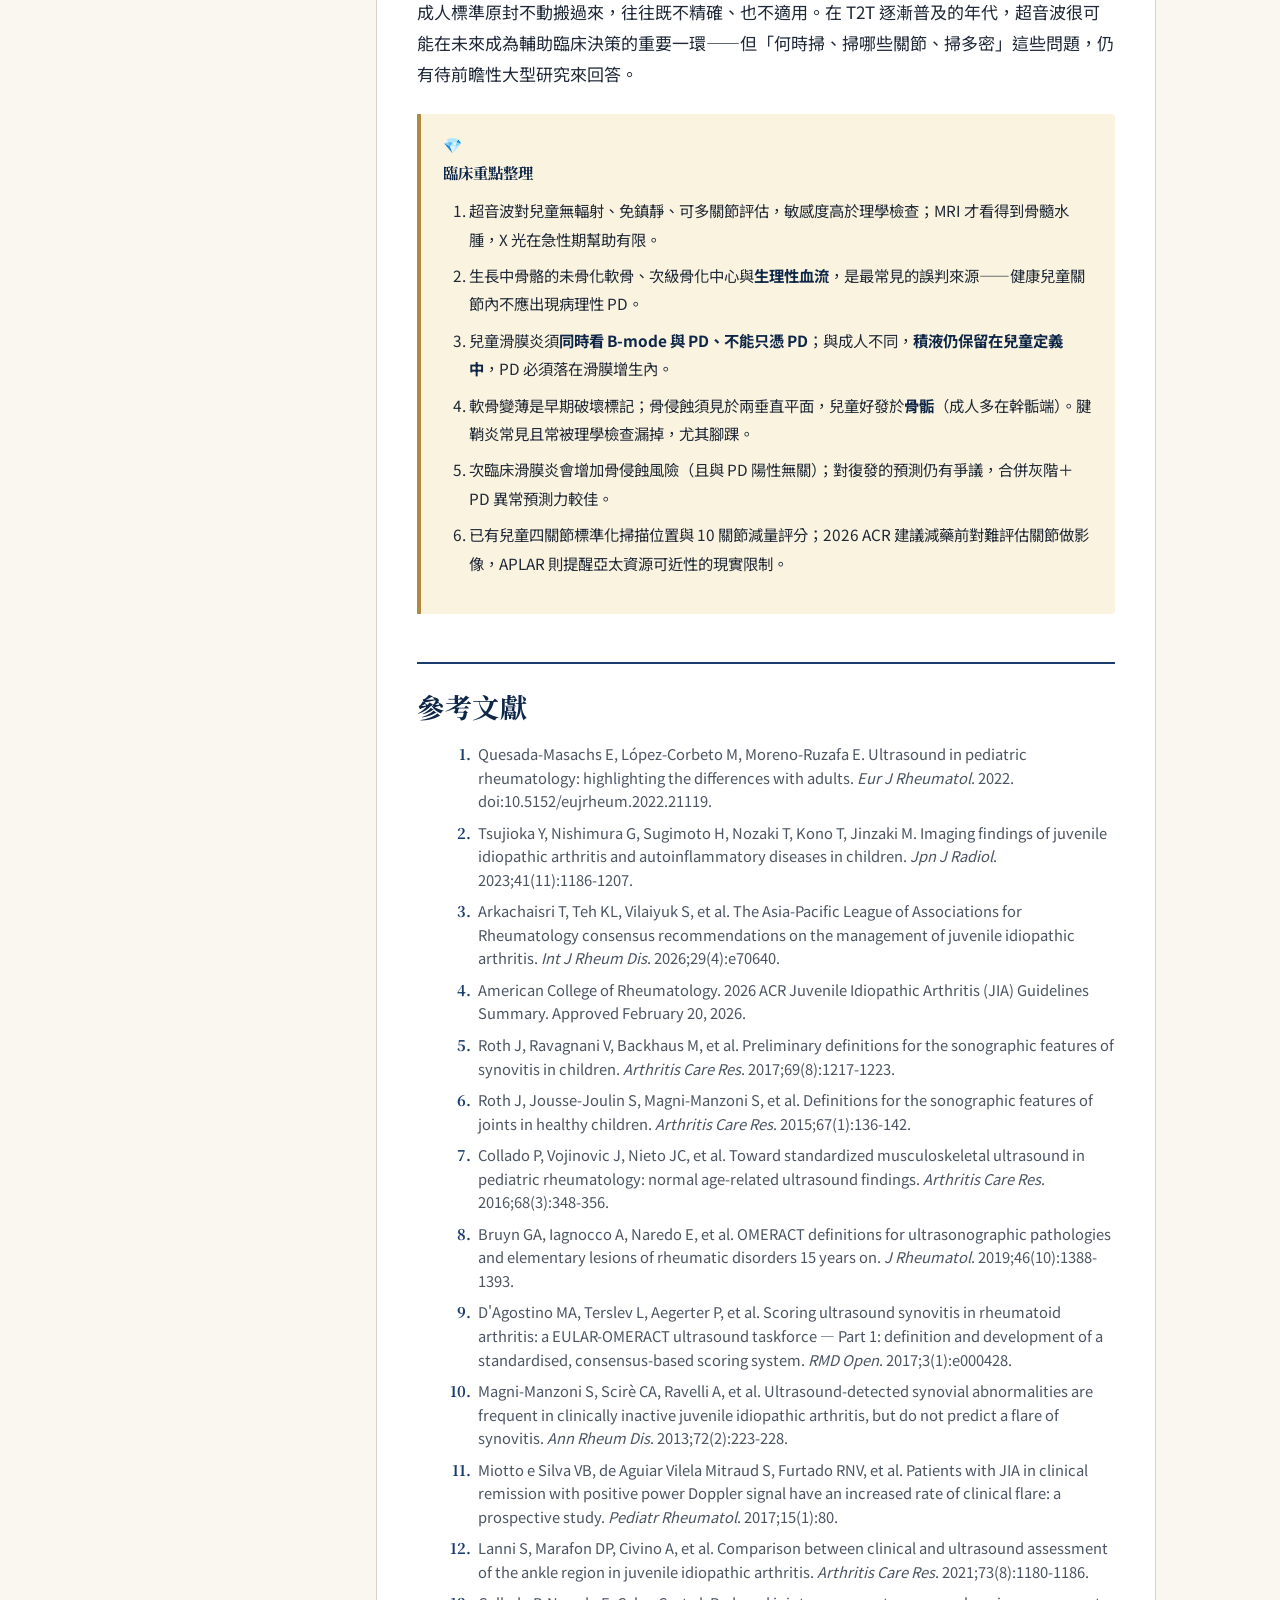
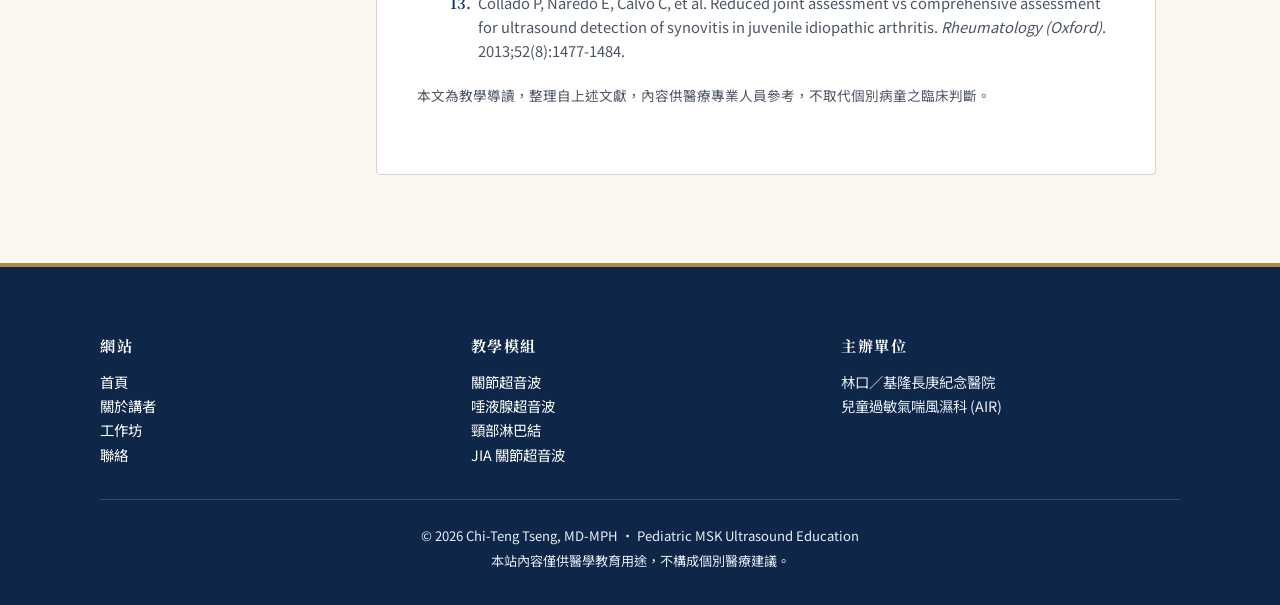
<file: articles/jia-ultrasound-review.html>
<!DOCTYPE html>
<html lang="zh-Hant-TW">
<head>
  <meta charset="UTF-8">
  <meta name="viewport" content="width=device-width, initial-scale=1.0">
  <meta name="description" content="JIA 病童關節超音波判讀入門：生長中骨骼的正常變化、兒童與成人滑膜炎定義的差異、power Doppler 生理性血流陷阱、腱鞘炎與骨侵蝕、次臨床滑膜炎，以及 2026 ACR / APLAR 指引脈絡。">
  <meta name="author" content="曾吉騰 Chi-Teng Tseng, MD">
  <title>Module 04 · 看懂 JIA 病童的關節超音波 | 兒科肌肉骨骼超音波教學網</title>

  <!-- Open Graph / 社群分享預覽 -->
  <meta property="og:type" content="article">
  <meta property="og:title" content="看懂 JIA 病童的關節超音波：從「正常」到「滑膜炎」的判讀入門">
  <meta property="og:description" content="給風濕科醫師的一份淺顯導讀 — 生長中骨骼的判讀陷阱、兒童滑膜炎定義、次臨床滑膜炎與 2026 ACR/APLAR 指引。">
  <meta property="og:image" content="https://chitengtseng45.github.io/images/module04-fig1-mri-xray-us-comparison.png">
  <meta property="og:url" content="https://chitengtseng45.github.io/articles/jia-ultrasound-review.html">
  <meta property="og:site_name" content="兒科肌肉骨骼超音波教學網">
  <meta property="og:locale" content="zh_TW">
  <link rel="icon" href="/favicon.svg" type="image/svg+xml">

  <link rel="preconnect" href="https://fonts.googleapis.com">
  <link rel="preconnect" href="https://fonts.gstatic.com" crossorigin>
  <link href="https://fonts.googleapis.com/css2?family=Noto+Sans+TC:wght@400;500;700&family=Noto+Serif+TC:wght@400;700&display=swap" rel="stylesheet">
  <link rel="stylesheet" href="../css/style.css">
</head>
<body>

<header class="topbar">
  <div class="topbar-inner">
    <a href="../index.html" class="brand">
      <span class="brand-name">兒科肌肉骨骼超音波教學</span>
      <span class="brand-sub">PEDIATRIC MSK ULTRASOUND · CGMH KEELUNG</span>
    </a>
    <nav class="main-nav">
      <a href="../index.html">首頁</a>
      <a href="joint-ultrasound.html">關節</a>
      <a href="salivary-gland.html">唾液腺</a>
      <a href="neck-lymph-node.html">頸部淋巴結</a>
      <a href="jia-ultrasound-review.html" class="active">JIA</a>
      <a href="../workshop.html">工作坊</a>
      <a href="../blog.html">部落格</a>
      <a href="../about.html">關於講者</a>
      <a href="../contact.html">聯絡</a>
    </nav>
  </div>
</header>

<section class="page-header">
  <div class="container">
    <div class="eyebrow">MODULE 04 · 教學模組</div>
    <h1>看懂 JIA 病童的關節超音波</h1>
    <p class="lead">從「正常」到「滑膜炎」的判讀入門 — 給風濕科醫師的一份淺顯導讀。認識 JIA 病童關節與成人的關鍵差異、正常樣貌，以及滑膜炎、腱鞘炎、軟骨與骨侵蝕的判讀。</p>
  </div>
</section>

<main class="container">

  <div class="article-layout">

    <aside class="toc">
      <h4>本模組目錄</h4>
      <ul>
        <li><a href="#why-read">為什麼值得讀</a></li>
        <li><a href="#why-us">一、為何適合小孩</a></li>
        <li><a href="#key-diff">二、生長中的骨骼</a></li>
        <li><a href="#normal">三、先學會正常</a></li>
        <li><a href="#synovitis-def">四、兒童滑膜炎定義</a></li>
        <li><a href="#other-path">五、腱鞘炎・軟骨・骨侵蝕</a></li>
        <li><a href="#subclinical">六、次臨床滑膜炎</a></li>
        <li><a href="#scanning">七、標準化掃描與減量評分</a></li>
        <li><a href="#t2t">八、Treat-to-Target 脈絡</a></li>
        <li><a href="#conclusion">結語</a></li>
        <li><a href="#summary">臨床重點整理</a></li>
        <li><a href="#references">參考文獻</a></li>
      </ul>
    </aside>

    <article class="teaching-article">

      <section id="why-read">
        <div class="callout">
          <span class="callout-title">為什麼值得讀這篇</span>
          肌肉骨骼超音波（musculoskeletal ultrasound, MSUS）在成人類風濕性關節炎（rheumatoid arthritis, RA）早已是日常工具。但把成人的判讀標準直接搬到幼年型自體免疫性關節炎（juvenile idiopathic arthritis, JIA）病童身上，很容易「把正常看成生病」，或反過來漏掉真正的滑膜炎。這篇文章用最實用的方式，帶你認識 JIA 病童關節在超音波下與成人有哪些關鍵差異、正常長什麼樣子、以及滑膜炎、腱鞘炎、軟骨與骨侵蝕該怎麼判讀。
        </div>
      </section>

      <section id="why-us">
        <h2>一、為什麼超音波特別適合小孩？</h2>
        <p>對兒童族群而言，超音波幾乎是「量身訂做」的影像工具：無輻射、不需鎮靜、可攜、快速、便宜、病人與家長接受度高，而且一次可以掃很多關節。相較之下，磁振造影（MRI）雖然是評估關節變化的最佳工具，能看到骨髓水腫等超音波看不到的細節，但年幼病童常需鎮靜、費用高、耗時長；X 光則在急性期幾乎幫不上忙，骨侵蝕往往要到疾病後期才顯現。</p>
        <p>因此在 JIA，超音波的敏感度高於理學檢查，可用於協助診斷、評估發炎範圍、監測治療反應、早期偵測結構破壞，以及導引關節注射與抽吸。它最大的罩門則是<strong>高度操作者依賴（operator-dependent）</strong>，加上兒童判讀標準仍在持續建立中。</p>

        <div class="callout pearl">
          <span class="callout-title">住院醫師提示</span>
          超音波的價值不只是「看有沒有積液」。臨床上腳踝腫脹的 JIA 病童，很多其實是<strong>腱鞘炎（tenosynovitis）</strong>而非單純關節內滑膜炎——這會直接影響你要注射的位置。理學檢查分不出來的結構，超音波常常一目了然。
        </div>

        <figure class="fig">
          <img src="../images/module04-fig1-mri-xray-us-comparison.png" alt="MRI、X-ray 與超音波(US)在兒童特發性關節炎(JIA)的應用比較表">
          <figcaption><span class="fig-label">Figure 1.</span> 三種影像工具在 JIA 的角色比較：超音波（無輻射、免鎮靜、多關節、operator-dependent）、MRI（可見骨髓水腫、需鎮靜、昂貴）、X 光（急性期幫助有限、後期評估破壞）。</figcaption>
          <div class="fig-source">Source: 整理自 Ann Rheum Dis. 2015 (EULAR-PReS points to consider)；Eur Radiol. doi:10.1007/s00330-025-11891-9.（教學用途，引用需符合期刊授權）</div>
        </figure>
      </section>

      <section id="key-diff">
        <h2>二、關鍵差異：一副還在長大的骨骼</h2>
        <p>JIA 病童與成人 RA 最根本的差別，在於<strong>生長中的骨骼（growing skeleton）</strong>。兒童的骨骼尚未完全骨化，判讀時必須把以下這些「正常但看起來很像病灶」的構造放在心上：</p>
        <p>骨骺（epiphysis）中仍存在大量<strong>透明軟骨（hyaline cartilage）</strong>與尚在成熟中的<strong>次級骨化中心（secondary ossification center）</strong>；生長板（physis）在超音波下呈現為無回音（anechoic）的未骨化結構。更重要的是，生長中的骨骺、軟骨與脂肪墊（fat pad）血流豐富，<strong>關節內、脂肪墊與未骨化結構中出現的能量都卜勒（power Doppler, PD）訊號可能是「生理性」的</strong>，尤其在最年幼的孩子身上，且與關節、年齡有關。若把這種生理性血流誤判為病理性滑膜炎，就是最常見的過度診斷陷阱。</p>

        <p>OMERACT 兒童超音波小組（pediatric ultrasound task force）為此提出了一套<strong>骨化程度分級（0–3 分）</strong>，提醒判讀者所見的骨化中心處於哪個成熟階段：</p>

        <table class="scoring">
          <caption>Table 1. OMERACT 骨化程度分級（0–3）</caption>
          <thead>
            <tr>
              <th style="width:22%">分級</th>
              <th>超音波表現</th>
            </tr>
          </thead>
          <tbody>
            <tr><td>Grade 0</td><td>骨骺尚未骨化（短骨或髕骨）</td></tr>
            <tr><td>Grade 1</td><td>小的骨化中心、軟骨為主、生長板清楚可見</td></tr>
            <tr><td>Grade 2</td><td>大的骨化中心、軟骨變薄、生長板仍可見</td></tr>
            <tr><td>Grade 3</td><td>完全骨化</td></tr>
          </tbody>
        </table>

        <figure class="fig">
          <img src="../images/module04-fig2-ossification-grade.png" alt="長骨、短骨與髕骨骨化程度 0–3 分級的超音波表現">
          <figcaption><span class="fig-label">Figure 2.</span> 骨化程度 0–3 分級（4-degree scale）在超音波下的實際表現：Grade 0 尚未骨化、Grade 1 小骨化中心以軟骨為主、Grade 2 大骨化中心軟骨變薄、Grade 3 完全骨化，對應上表 Table 1 各級變化。</figcaption>
          <div class="fig-source">Source: With permission from Dr. Shu-Mei Yang.（教學用途）</div>
        </figure>
      </section>

      <section id="normal">
        <h2>三、先學會「正常」，才判讀得了「異常」</h2>
        <p>要偵測病理，前提是先把健康兒童關節的正常樣貌記熟。OMERACT 為健康兒童關節定義了幾項基本結構的超音波特徵：正常的<strong>透明軟骨</strong>呈邊界清楚、均質的低回音／無回音構造，且不可壓縮，軟骨表面可見一條高回音線；隨著成熟，骨骺次級骨化中心會由無回音轉為高回音構造；正常的<strong>滑膜（synovial membrane）薄到偵測不到</strong>，只有在肥厚時才會以低回音構造出現；正常關節囊呈骨與軟骨上方的高回音帶；關節骨表面則為銳利的高回音線。</p>

        <div class="callout">
          <span class="callout-title">臨床重點</span>
          健康兒童也可能出現超音波「異常」。一項研究中，35.9% 的健康兒童關節有超音波變化，但<strong>全部都是低等級（low-grade）</strong>。關鍵差別在於：<strong>健康成人的關節可能偵測到陽性 PD 訊號，但健康兒童的關節內並不會出現病理性 PD。</strong>因此在兒童，孤立的低度 PD 訊號要先想到生理性血流，而非急著判為活動性發炎。
        </div>
      </section>

      <section id="synovitis-def">
        <h2>四、滑膜炎的定義：兒童和成人不一樣</h2>
        <p>這是全篇最重要的觀念。在成人，EULAR–OMERACT 工作小組（D'Agostino 等人，2017 年發表；共識歷程 2005–2014）把灰階滑膜炎（GS synovitis）定義為<strong>低回音的滑膜增生（hypoechoic synovial hypertrophy）</strong>，不論有無積液、也不論都卜勒訊號的等級——換句話說，光憑 B-mode 的滑膜增生就足以構成滑膜炎。這裡的關鍵改變是：<strong>滑膜積液（synovial effusion）被排除在滑膜炎的評分之外</strong>——單有積液、沒有滑膜增生，不算滑膜炎；因為積液的可靠度較低，也常隨體重與活動量而出現。但要注意，積液本身仍是 OMERACT 承認的基本病灶，必要時可另外單獨評分。（2019 年 Bruyn 等人的文獻則再次彙整並確認了這些基本病灶的定義。）</p>
        <p>但這套成人定義<strong>不能直接套用到兒童</strong>，主要因為軟骨成熟與血流的顯著差異。經國際共識驗證後的兒童滑膜炎定義如下：</p>

        <table class="scoring">
          <caption>Table 2. 兒童滑膜炎的超音波定義（國際共識）</caption>
          <thead>
            <tr>
              <th style="width:26%">要素</th>
              <th>兒童超音波定義</th>
            </tr>
          </thead>
          <tbody>
            <tr><td>評估模式</td><td>須同時看 B-mode（灰階）與 PD；<strong>不能單靠 PD 判定滑膜炎</strong></td></tr>
            <tr><td>滑膜積液</td><td>關節內異常、無回音／低回音、<strong>可被推移（displaceable）</strong>的物質</td></tr>
            <tr><td>滑膜增生</td><td>關節內異常、低回音、<strong>不可被推移（non-displaceable）</strong>的物質</td></tr>
            <tr><td>PD 訊號</td><td>須落在<strong>滑膜增生的範圍內</strong>才算滑膜炎的徵象</td></tr>
          </tbody>
        </table>

        <p>與成人最大的不同是：<strong>在兒童，滑膜積液仍保留在定義裡</strong>，而且滑膜炎可以單憑 B-mode 就成立。至於嚴重度，OMERACT 提供了 B-mode 與 PD 的<strong>合併半定量評分（0–3 分）</strong>：0 為無、1 為輕度、2 為中度、3 為重度；PD 部分則以「單一都卜勒訊號數目」與「佔滑膜增生面積是否超過 30%」來分級。</p>

        <div class="callout pearl">
          <span class="callout-title">住院醫師提示</span>
          判讀 PD 前，一定要先在 B-mode 上<strong>清楚辨認出滑膜隱窩（synovial recess）並與周邊結締組織區分開來</strong>。PD 訊號必須位於「確認過的滑膜增生」之內才有意義——訊號長在脂肪墊、生長板或血管上，那是生理性的，不是滑膜炎。
        </div>

        <figure class="fig">
          <img src="../images/module04-fig3-wrist-us-age.png" alt="不同年齡JIA病童手腕關節的超音波比較：5歲、15歲、19歲">
          <figcaption><span class="fig-label">Figure 3.</span> 不同年齡 JIA 病童手腕背側的灰階與 power Doppler 對照。A：5歲、B：15歲、C：19歲；隨骨化成熟，影像下的骨與軟骨樣貌明顯不同（R＝橈骨、RE＝遠端橈骨骨骺、L＝月狀骨、C＝頭狀骨、MC＝掌骨）。</figcaption>
          <div class="fig-source">Source: Quesada-Masachs E, et al. Eur J Rheumatol. 2022. doi:10.5152/eujrheum.2022.21119.（教學用途，引用需符合期刊授權）</div>
        </figure>
      </section>

      <section id="other-path">
        <h2>五、其他病理表現：腱鞘炎、軟骨、骨侵蝕</h2>
        <p><strong>腱鞘炎（tenosynovitis）</strong>在 JIA 相當常見，尤其是腳踝，也因此腳踝特別難評估。一項研究以超音波評估 78 位病童、105 個臨床上「活動性」的腳踝，超音波偵測到腱鞘炎的比例（70.5%）遠高於理學檢查（32.4%）；另一項研究則發現臨床腫脹的腳踝只有 29% 是單純脛距關節積液。腱鞘炎在超音波下呈現為肌腱鞘增厚合併不規則低回音區。<strong>確認發炎的確切位置，直接影響你要不要、以及往哪裡做局部注射。</strong></p>

        <p><strong>軟骨（cartilage）</strong>是發炎性關節炎的已知標的。雖然超音波無法在所有關節完整顯示軟骨，但<strong>軟骨厚度變薄可作為 JIA 早期破壞的標記</strong>。研究已建立健康兒童大、小關節的軟骨厚度正常值，並發現 JIA 病童的軟骨明顯較薄，且不論該關節先前是否曾發炎。隨疾病進展，軟骨會由均質變成不均質增厚、再變薄，最終消失並導致骨侵蝕。</p>

        <p><strong>骨侵蝕（bone erosion）</strong>的 OMERACT 定義是「在兩個互相垂直的平面上都可見的骨表面連續性中斷」。雖然骨侵蝕在 JIA 比 RA 少見，卻是重要的關節破壞徵象。要特別留意：<strong>兒童的侵蝕常發生在骨骺（epiphysis），而成人多在幹骺端（metaphysis）。</strong>由於兒童骨骺血管豐富，發炎可能從骨骺軟骨蔓延到骨化中心，造成過度生長與不可逆的關節變形。這也是為什麼「異常的骨骺／幹骺端生長」往往比骨侵蝕更早提供診斷線索。</p>

        <figure class="fig">
          <img src="../images/module04-fig4-tenosynovitis.png" alt="6歲JIA病童手指關節腱鞘炎的超音波表現（橫切與縱切）">
          <figcaption><span class="fig-label">Figure 4.</span> 6歲 JIA 病童手指腱鞘炎（tenosynovitis）的超音波表現。橫切（TRANSV）與縱切（LONG）可見肌腱（T）周圍腱鞘的都卜勒血流訊號；MC＝掌骨、PP＝近端指骨、C＝軟骨、* 標示腱鞘積液。</figcaption>
          <div class="fig-source">Source: Collado P, et al. Arthritis Care Res (Hoboken). 2023 Nov;75(11):2277–2284.（教學用途，引用需符合期刊授權）</div>
        </figure>
      </section>

      <section id="subclinical">
        <h2>六、次臨床滑膜炎：看得到、摸不到，重要嗎？</h2>
        <p><strong>次臨床滑膜炎（subclinical synovitis）</strong>指的是受過訓練的醫師在理學檢查上「找不到發炎」，但超音波卻偵測得到的關節發炎。相當比例臨床上「無活動性」甚至「緩解中」的 JIA 病童與關節，其實仍帶有超音波下的次臨床活動；它較常出現在手腕、腳踝與手足小關節，也較常見於曾經發炎過的關節與多關節型病程的病童。</p>
        <p>它的臨床意義目前是這樣：在預測<strong>復發（flare）</strong>方面，JIA 的資料互相矛盾——有些研究（如 Magni-Manzoni）發現超音波參數沒有預測價值，有些前瞻性研究則認為<strong>合併灰階與 PD 異常</strong>對復發的預測力明顯高於單看灰階。在預測<strong>結構破壞</strong>方面，資料相對一致：次臨床滑膜炎會增加 JIA 病童發生骨侵蝕的風險，而且<strong>與成人不同——這個風險與 PD 陽性與否無關。</strong></p>

        <div class="callout">
          <span class="callout-title">臨床重點</span>
          次臨床滑膜炎在 JIA 的權重仍未定論，是目前最需要前瞻性研究釐清的題目之一。臨床上請把它當成「一條需要一起判讀的線索」，而不是單一決策依據——特別是當你在考慮減藥或停藥時。
        </div>
      </section>

      <section id="scanning">
        <h2>七、標準化掃描與「減量」關節評分</h2>
        <p>目前 OMERACT 已為兒童的<strong>四個關節</strong>訂出標準化掃描位置：膝（前方髕上隱窩、外側髕旁隱窩）、腕（背側外／中／內）、第二掌指關節（MCP，背／側／掌側）、踝（內／中／外／背側）。其餘關節在專屬系統建立前，暫時沿用成人位置。</p>
        <p>為了在合理時間內「掃最少關節、得到最多資訊」，成人風濕科醫師率先發展出減量超音波評分（如 7 關節、12 關節分數）。針對 JIA 也已發展出<strong>10 關節減量評分</strong>，與 44 關節的完整評分相關性良好，具效度、對長期變化敏感、臨床可行；有趣的是，在兒童，<strong>評估較少關節反而比評估較多關節對變化更敏感。</strong></p>
      </section>

      <section id="t2t">
        <h2>八、放進 Treat-to-Target 的臨床脈絡</h2>
        <p>JIA 治療目前的主要目標是<strong>臨床緩解（clinical remission）</strong>，並朝 treat-to-target（T2T）策略前進。超音波比理學檢查敏感，理論上能協助更準確地界定發炎範圍——早期做甚至可能把部分「寡關節型」病童重新分類為「多關節型」，而這會直接影響治療與預後。不過必須誠實地說：在成人 RA 的兩項隨機試驗中，<strong>系統性地用超音波來做治療決策，並未優於嚴格的臨床控制</strong>；超音波在 JIA 的 T2T 中扮演什麼角色，仍有待更多研究。</p>
        <p>值得注意的是新近指引的走向：<strong>2026 ACR JIA 指引</strong>在「非全身型 JIA、緩解中、考慮減藥或停藥」時，有條件建議<strong>對難以評估的關節進行影像檢查</strong>再做決定——這正是超音波（與 MRI）可以補位之處。而<strong>2026 APLAR 亞太共識</strong>則提醒我們現實面：亞太多為中低收入國家，MSUS 與 MRI 的可近性有限，臨床上常以 cJADAS-10 做治療目標與監測、以傳統 X 光評估骨與關節破壞；在資源有限時，X 光仍是可行的骨侵蝕評估工具。這也是為什麼許多地區的成人風濕科醫師，需要一起承擔 JIA 病童的追蹤。</p>

        <div class="callout pearl">
          <span class="callout-title">住院醫師提示</span>
          別把超音波當成「取代理學檢查與 JADAS」的東西，而是<strong>互補</strong>。它最實在的價值在三個場景：釐清腫脹關節裡到底發炎在哪（關節內 vs. 腱鞘）、導引精準的關節注射，以及在減藥前多一雙眼睛看難評估的關節。
        </div>
      </section>

      <section id="conclusion">
        <h2>結語</h2>
        <p>超音波是管理 JIA 病童安全又實用的工具，可以評估多數關節、監測治療反應、導引局部處置，並偵測可能預示破壞與復發的次臨床發炎。但它的前提是：<strong>操作者要熟悉兒童解剖、認得生長中骨骼的正常變化，並牢記兒童與成人在滑膜炎定義、PD 判讀、侵蝕位置上的差異。</strong>把成人標準原封不動搬過來，往往既不精確、也不適用。在 T2T 逐漸普及的年代，超音波很可能在未來成為輔助臨床決策的重要一環——但「何時掃、掃哪些關節、掃多密」這些問題，仍有待前瞻性大型研究來回答。</p>
      </section>

      <section id="summary">
        <div class="callout pearl">
          <span class="callout-title">臨床重點整理</span>
          <ol style="margin-top:0.6rem;">
            <li>超音波對兒童無輻射、免鎮靜、可多關節評估，敏感度高於理學檢查；MRI 才看得到骨髓水腫，X 光在急性期幫助有限。</li>
            <li>生長中骨骼的未骨化軟骨、次級骨化中心與<strong>生理性血流</strong>，是最常見的誤判來源——健康兒童關節內不應出現病理性 PD。</li>
            <li>兒童滑膜炎須<strong>同時看 B-mode 與 PD、不能只憑 PD</strong>；與成人不同，<strong>積液仍保留在兒童定義中</strong>，PD 必須落在滑膜增生內。</li>
            <li>軟骨變薄是早期破壞標記；骨侵蝕須見於兩垂直平面，兒童好發於<strong>骨骺</strong>（成人多在幹骺端）。腱鞘炎常見且常被理學檢查漏掉，尤其腳踝。</li>
            <li>次臨床滑膜炎會增加骨侵蝕風險（且與 PD 陽性無關）；對復發的預測仍有爭議，合併灰階＋PD 異常預測力較佳。</li>
            <li>已有兒童四關節標準化掃描位置與 10 關節減量評分；2026 ACR 建議減藥前對難評估關節做影像，APLAR 則提醒亞太資源可近性的現實限制。</li>
          </ol>
        </div>
      </section>

      <section id="references" class="references">
        <h2>參考文獻</h2>
        <ol>
          <li>Quesada-Masachs E, López-Corbeto M, Moreno-Ruzafa E. Ultrasound in pediatric rheumatology: highlighting the differences with adults. <em>Eur J Rheumatol</em>. 2022. doi:10.5152/eujrheum.2022.21119.</li>
          <li>Tsujioka Y, Nishimura G, Sugimoto H, Nozaki T, Kono T, Jinzaki M. Imaging findings of juvenile idiopathic arthritis and autoinflammatory diseases in children. <em>Jpn J Radiol</em>. 2023;41(11):1186-1207.</li>
          <li>Arkachaisri T, Teh KL, Vilaiyuk S, et al. The Asia-Pacific League of Associations for Rheumatology consensus recommendations on the management of juvenile idiopathic arthritis. <em>Int J Rheum Dis</em>. 2026;29(4):e70640.</li>
          <li>American College of Rheumatology. 2026 ACR Juvenile Idiopathic Arthritis (JIA) Guidelines Summary. Approved February 20, 2026.</li>
          <li>Roth J, Ravagnani V, Backhaus M, et al. Preliminary definitions for the sonographic features of synovitis in children. <em>Arthritis Care Res</em>. 2017;69(8):1217-1223.</li>
          <li>Roth J, Jousse-Joulin S, Magni-Manzoni S, et al. Definitions for the sonographic features of joints in healthy children. <em>Arthritis Care Res</em>. 2015;67(1):136-142.</li>
          <li>Collado P, Vojinovic J, Nieto JC, et al. Toward standardized musculoskeletal ultrasound in pediatric rheumatology: normal age-related ultrasound findings. <em>Arthritis Care Res</em>. 2016;68(3):348-356.</li>
          <li>Bruyn GA, Iagnocco A, Naredo E, et al. OMERACT definitions for ultrasonographic pathologies and elementary lesions of rheumatic disorders 15 years on. <em>J Rheumatol</em>. 2019;46(10):1388-1393.</li>
          <li>D'Agostino MA, Terslev L, Aegerter P, et al. Scoring ultrasound synovitis in rheumatoid arthritis: a EULAR-OMERACT ultrasound taskforce — Part 1: definition and development of a standardised, consensus-based scoring system. <em>RMD Open</em>. 2017;3(1):e000428.</li>
          <li>Magni-Manzoni S, Scirè CA, Ravelli A, et al. Ultrasound-detected synovial abnormalities are frequent in clinically inactive juvenile idiopathic arthritis, but do not predict a flare of synovitis. <em>Ann Rheum Dis</em>. 2013;72(2):223-228.</li>
          <li>Miotto e Silva VB, de Aguiar Vilela Mitraud S, Furtado RNV, et al. Patients with JIA in clinical remission with positive power Doppler signal have an increased rate of clinical flare: a prospective study. <em>Pediatr Rheumatol</em>. 2017;15(1):80.</li>
          <li>Lanni S, Marafon DP, Civino A, et al. Comparison between clinical and ultrasound assessment of the ankle region in juvenile idiopathic arthritis. <em>Arthritis Care Res</em>. 2021;73(8):1180-1186.</li>
          <li>Collado P, Naredo E, Calvo C, et al. Reduced joint assessment vs comprehensive assessment for ultrasound detection of synovitis in juvenile idiopathic arthritis. <em>Rheumatology (Oxford)</em>. 2013;52(8):1477-1484.</li>
        </ol>
        <p style="font-size:0.85rem; color:var(--text-soft); margin-top:1.2rem;">本文為教學導讀，整理自上述文獻，內容供醫療專業人員參考，不取代個別病童之臨床判斷。</p>
      </section>

    </article>

  </div>

</main>

<footer class="site-footer">
  <div class="footer-inner">
    <div class="footer-col">
      <h4>網站</h4>
      <ul>
        <li><a href="../index.html">首頁</a></li>
        <li><a href="../about.html">關於講者</a></li>
        <li><a href="../workshop.html">工作坊</a></li>
        <li><a href="../contact.html">聯絡</a></li>
      </ul>
    </div>
    <div class="footer-col">
      <h4>教學模組</h4>
      <ul>
        <li><a href="joint-ultrasound.html">關節超音波</a></li>
        <li><a href="salivary-gland.html">唾液腺超音波</a></li>
        <li><a href="neck-lymph-node.html">頸部淋巴結</a></li>
        <li><a href="jia-ultrasound-review.html">JIA 關節超音波</a></li>
      </ul>
    </div>
    <div class="footer-col">
      <h4>主辦單位</h4>
      <p>
        林口／基隆長庚紀念醫院<br>
        兒童過敏氣喘風濕科 (AIR)
      </p>
    </div>
  </div>
  <div class="footer-bottom">
    © 2026 Chi-Teng Tseng, MD-MPH · Pediatric MSK Ultrasound Education<br>
    本站內容僅供醫學教育用途，不構成個別醫療建議。
  </div>
</footer>

  <script src="/js/site-enhance.js"></script>
</body>
</html>
</file>
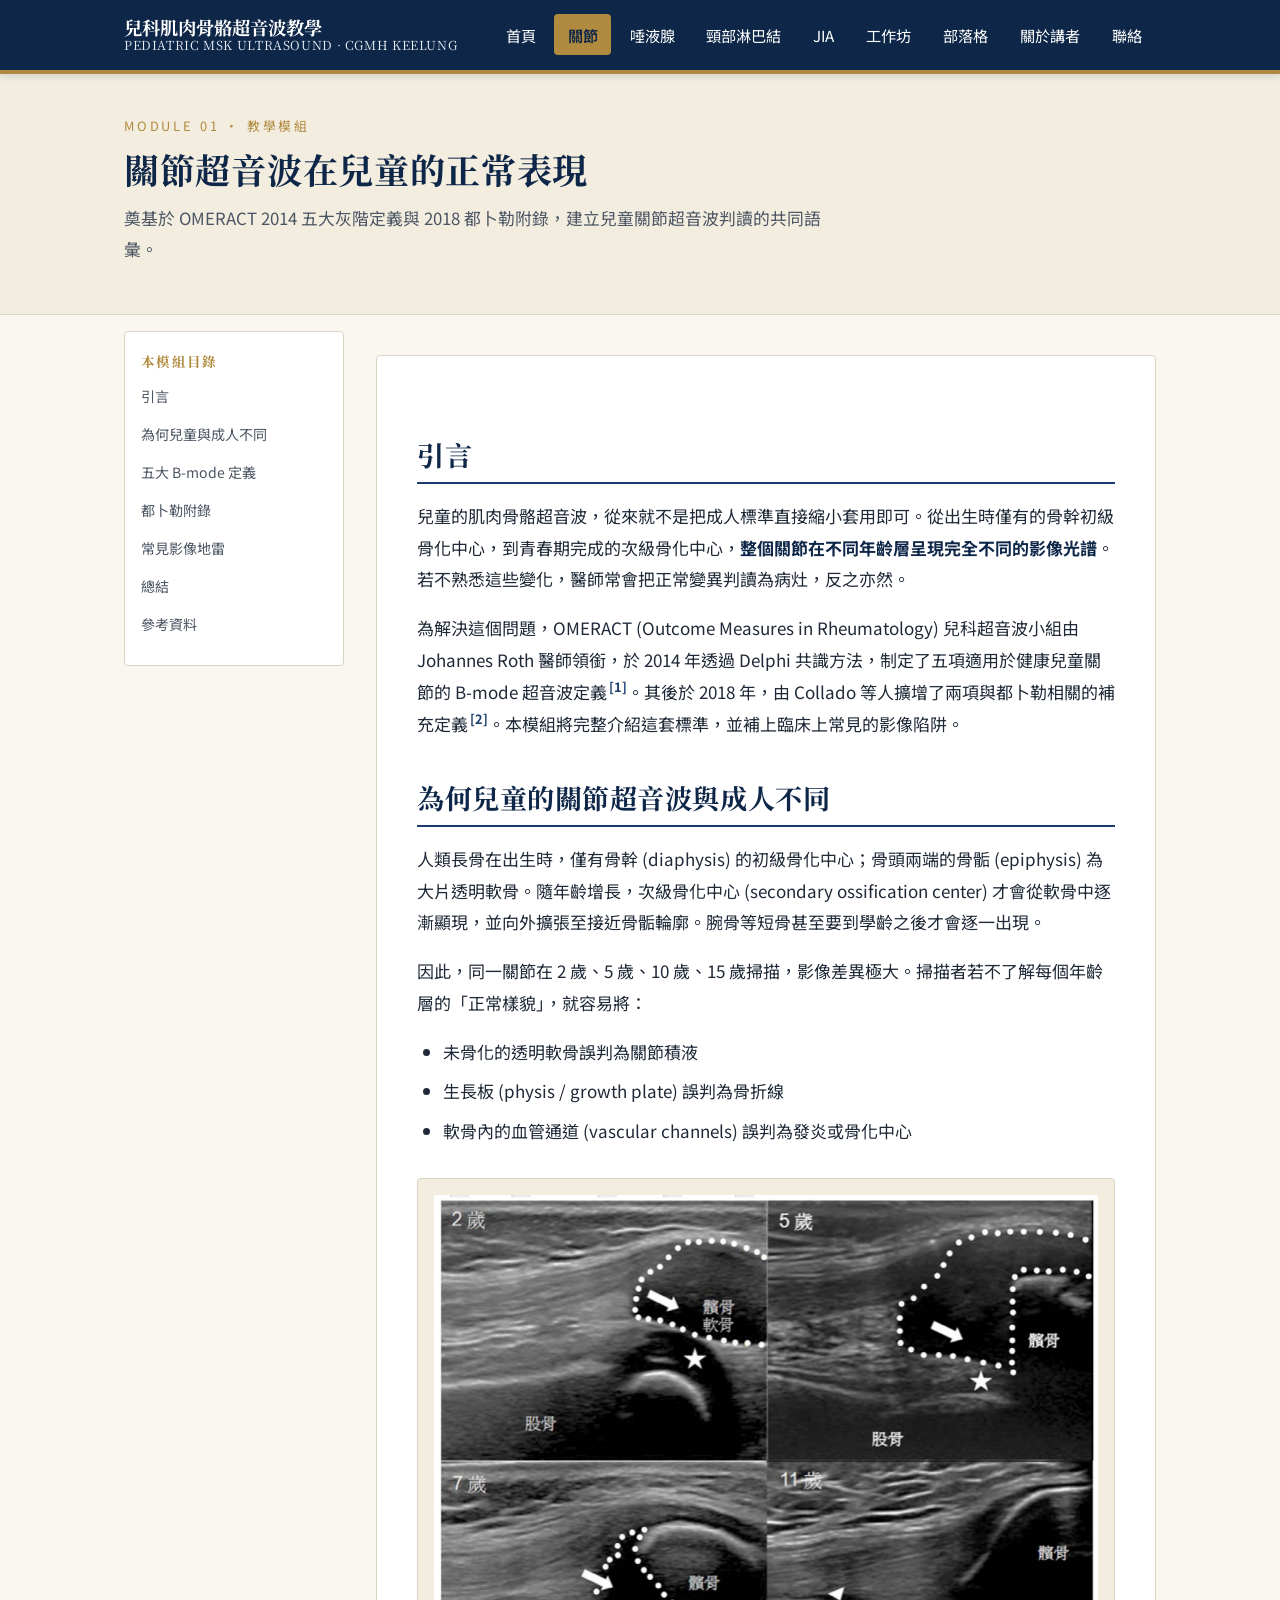
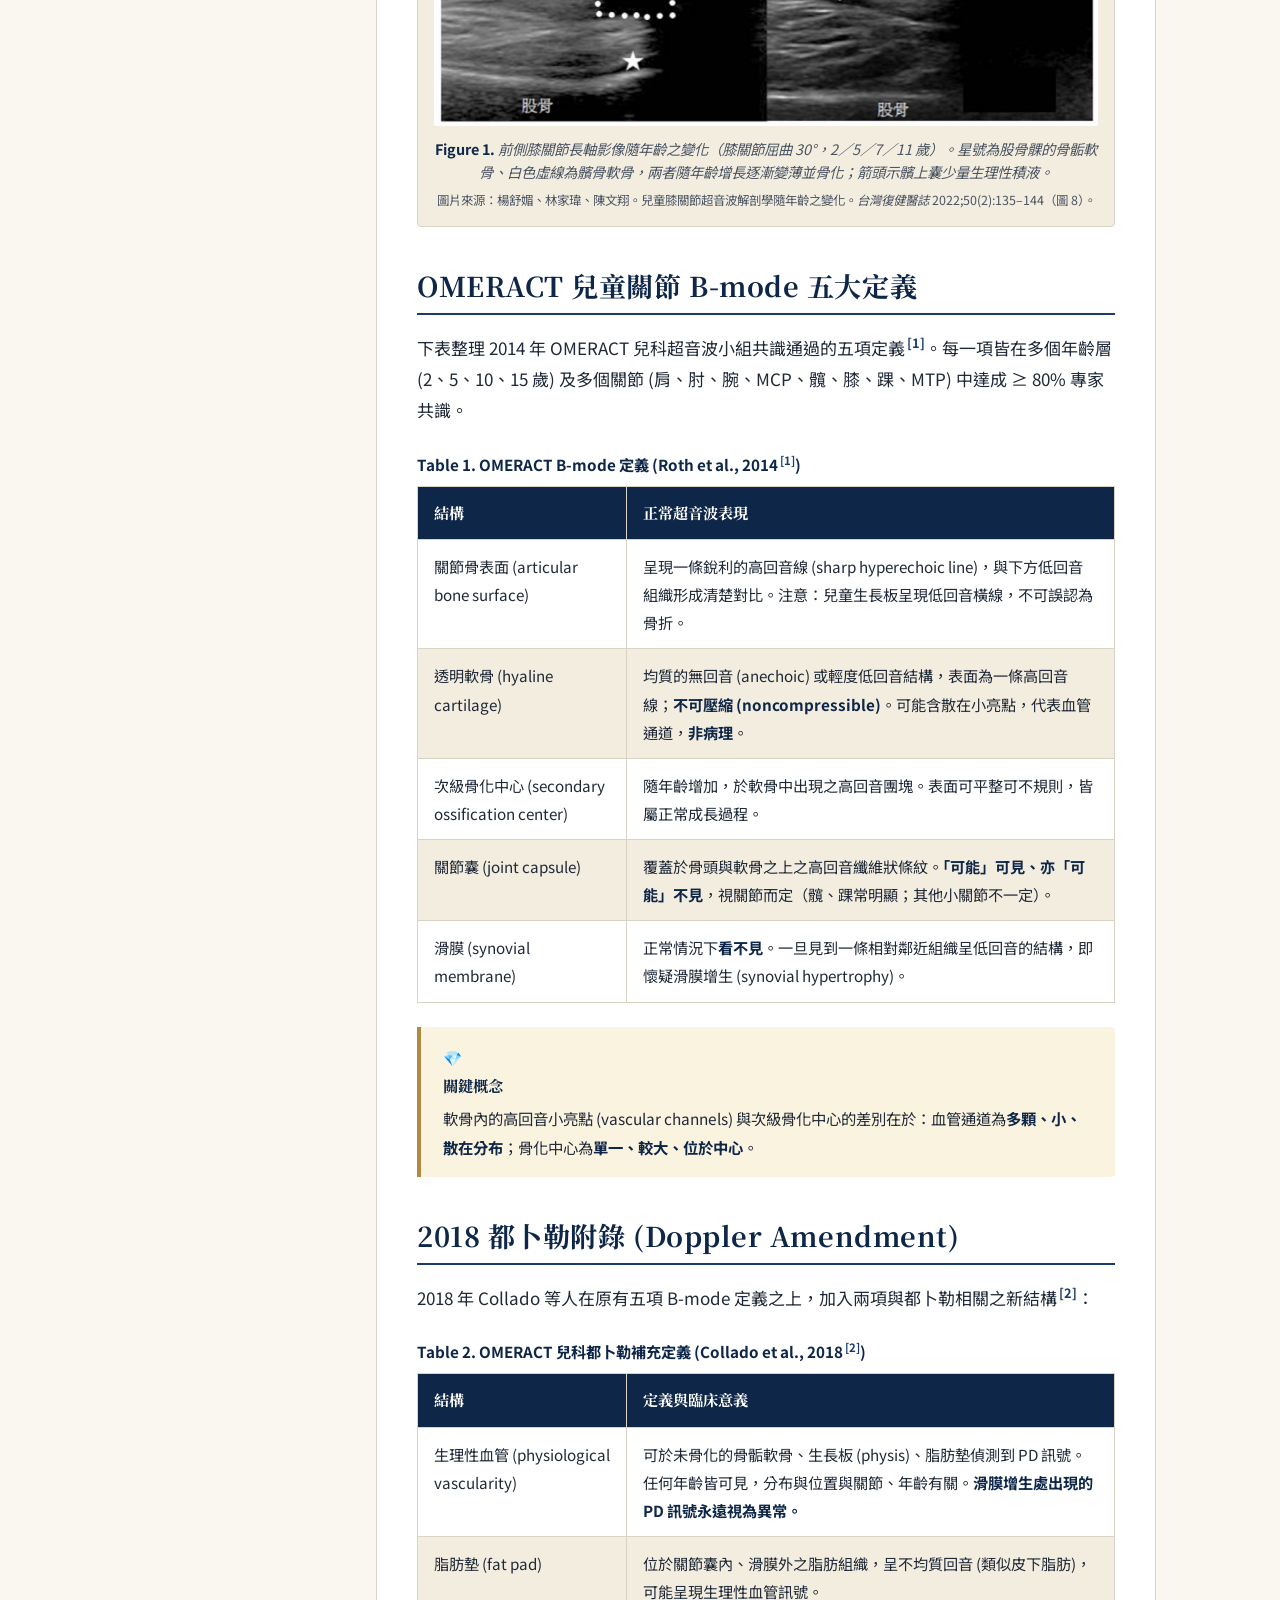
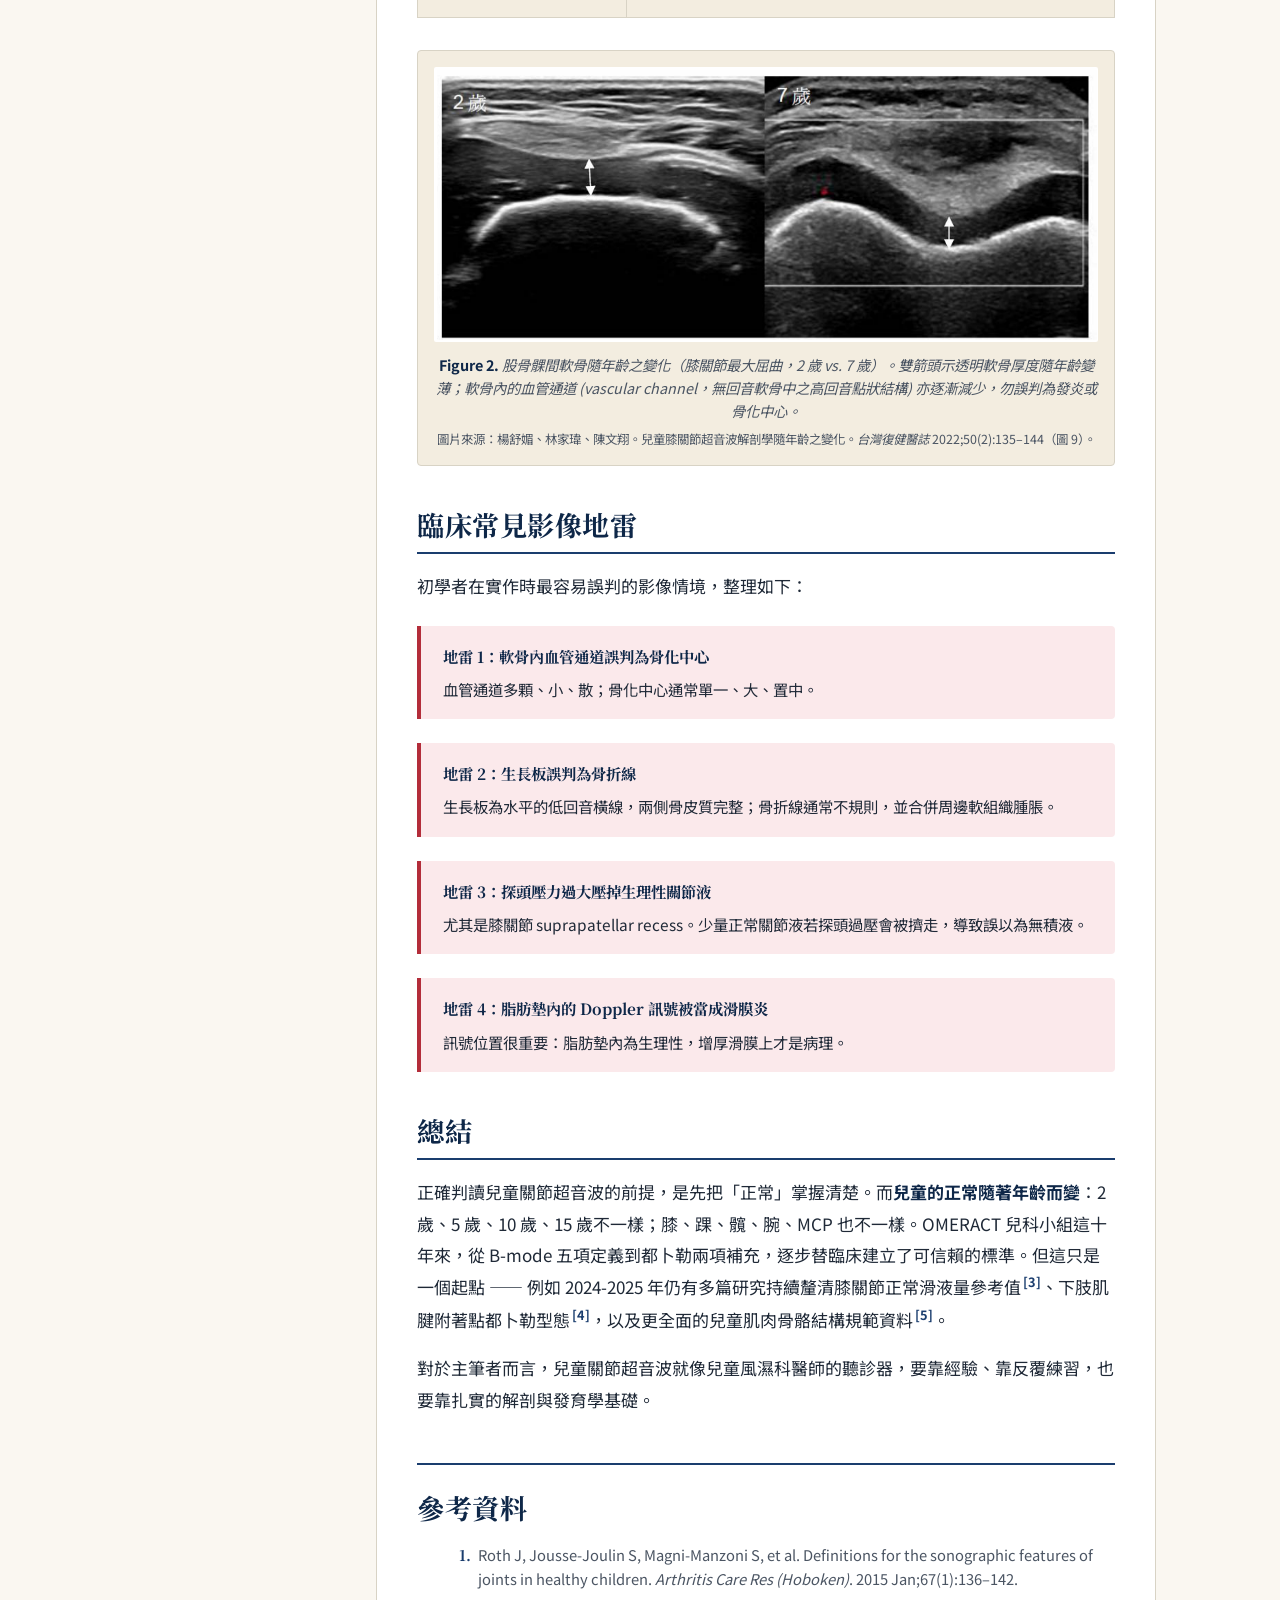
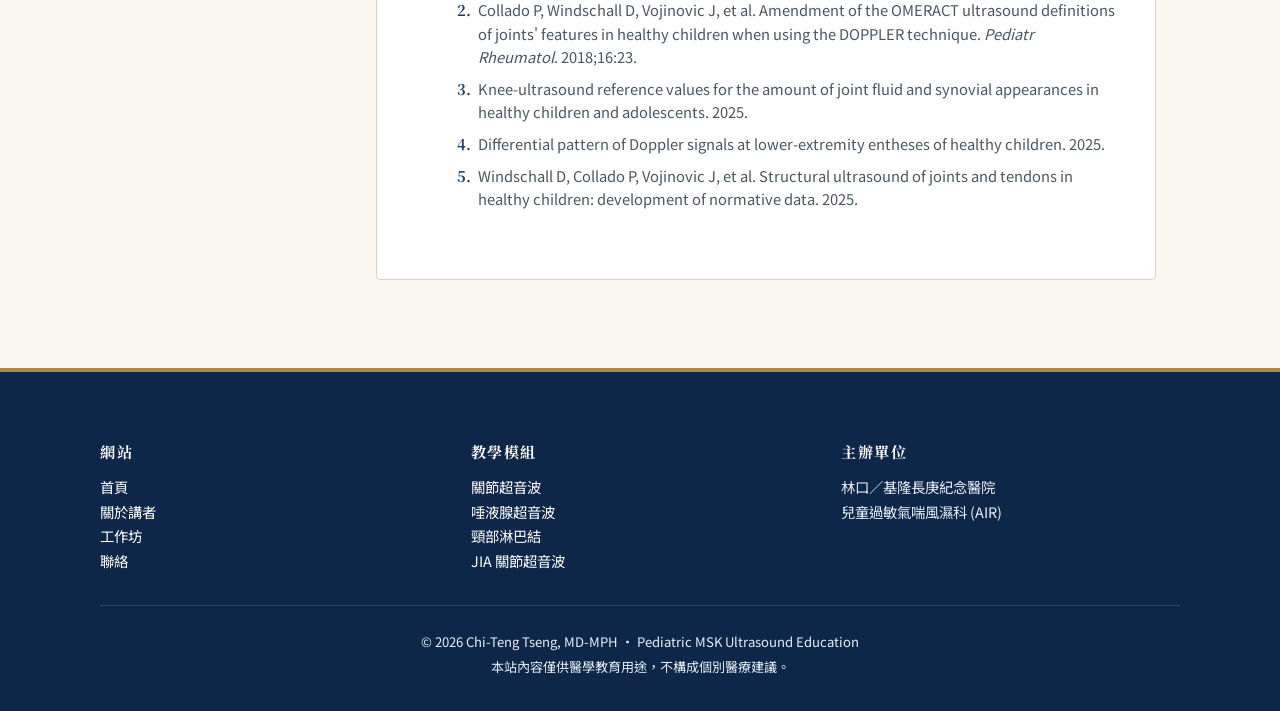
<file: articles/joint-ultrasound.html>
<!DOCTYPE html>
<html lang="zh-Hant-TW">
<head>
  <meta charset="UTF-8">
  <meta name="viewport" content="width=device-width, initial-scale=1.0">
  <title>Module 01 · 關節超音波在兒童的正常表現 | 兒科肌肉骨骼超音波教學網</title>
  <meta name="description" content="兒童關節超音波正常表現：OMERACT 2014 五大灰階定義、2018 都卜勒附錄、不同年齡的骨化與軟骨變化，以及常見影像判讀陷阱。">
  <meta name="author" content="曾吉騰 Chi-Teng Tseng, MD">
  <link rel="icon" href="/favicon.svg" type="image/svg+xml">
  <meta property="og:type" content="article">
  <meta property="og:title" content="關節超音波在兒童的正常表現">
  <meta property="og:description" content="OMERACT 五大灰階定義、2018 都卜勒附錄，建立兒童關節影像判讀的基礎語彙。">
  <meta property="og:image" content="https://chitengtseng45.github.io/images/module01-fig1-knee-age.png">
  <meta property="og:url" content="https://chitengtseng45.github.io/articles/joint-ultrasound.html">
  <meta property="og:site_name" content="兒科肌肉骨骼超音波教學網">
  <meta property="og:locale" content="zh_TW">
  <link rel="preconnect" href="https://fonts.googleapis.com">
  <link rel="preconnect" href="https://fonts.gstatic.com" crossorigin>
  <link href="https://fonts.googleapis.com/css2?family=Noto+Sans+TC:wght@400;500;700&family=Noto+Serif+TC:wght@400;700&display=swap" rel="stylesheet">
  <link rel="stylesheet" href="../css/style.css">
</head>
<body>

<header class="topbar">
  <div class="topbar-inner">
    <a href="../index.html" class="brand">
      <span class="brand-name">兒科肌肉骨骼超音波教學</span>
      <span class="brand-sub">PEDIATRIC MSK ULTRASOUND · CGMH KEELUNG</span>
    </a>
    <nav class="main-nav">
      <a href="../index.html">首頁</a>
      <a href="joint-ultrasound.html" class="active">關節</a>
      <a href="salivary-gland.html">唾液腺</a>
      <a href="neck-lymph-node.html">頸部淋巴結</a>
      <a href="jia-ultrasound-review.html">JIA</a>
      <a href="../workshop.html">工作坊</a>
      <a href="../blog.html">部落格</a>
      <a href="../about.html">關於講者</a>
      <a href="../contact.html">聯絡</a>
    </nav>
  </div>
</header>

<section class="page-header">
  <div class="container">
    <div class="eyebrow">MODULE 01 · 教學模組</div>
    <h1>關節超音波在兒童的正常表現</h1>
    <p class="lead">奠基於 OMERACT 2014 五大灰階定義與 2018 都卜勒附錄，建立兒童關節超音波判讀的共同語彙。</p>
  </div>
</section>

<main class="container">

  <div class="article-layout">

    <aside class="toc">
      <h4>本模組目錄</h4>
      <ul>
        <li><a href="#intro">引言</a></li>
        <li><a href="#why-different">為何兒童與成人不同</a></li>
        <li><a href="#bmode">五大 B-mode 定義</a></li>
        <li><a href="#doppler">都卜勒附錄</a></li>
        <li><a href="#pitfalls">常見影像地雷</a></li>
        <li><a href="#summary">總結</a></li>
        <li><a href="#references">參考資料</a></li>
      </ul>
    </aside>

    <article class="teaching-article">

      <section id="intro">
        <h2>引言</h2>
        <p>兒童的肌肉骨骼超音波，從來就不是把成人標準直接縮小套用即可。從出生時僅有的骨幹初級骨化中心，到青春期完成的次級骨化中心，<strong>整個關節在不同年齡層呈現完全不同的影像光譜</strong>。若不熟悉這些變化，醫師常會把正常變異判讀為病灶，反之亦然。</p>
        <p>為解決這個問題，OMERACT (Outcome Measures in Rheumatology) 兒科超音波小組由 Johannes Roth 醫師領銜，於 2014 年透過 Delphi 共識方法，制定了五項適用於健康兒童關節的 B-mode 超音波定義<sup class="cite">[1]</sup>。其後於 2018 年，由 Collado 等人擴增了兩項與都卜勒相關的補充定義<sup class="cite">[2]</sup>。本模組將完整介紹這套標準，並補上臨床上常見的影像陷阱。</p>
      </section>

      <section id="why-different">
        <h2>為何兒童的關節超音波與成人不同</h2>
        <p>人類長骨在出生時，僅有骨幹 (diaphysis) 的初級骨化中心；骨頭兩端的骨骺 (epiphysis) 為大片透明軟骨。隨年齡增長，次級骨化中心 (secondary ossification center) 才會從軟骨中逐漸顯現，並向外擴張至接近骨骺輪廓。腕骨等短骨甚至要到學齡之後才會逐一出現。</p>
        <p>因此，同一關節在 2 歲、5 歲、10 歲、15 歲掃描，影像差異極大。掃描者若不了解每個年齡層的「正常樣貌」，就容易將：</p>
        <ul>
          <li>未骨化的透明軟骨誤判為關節積液</li>
          <li>生長板 (physis / growth plate) 誤判為骨折線</li>
          <li>軟骨內的血管通道 (vascular channels) 誤判為發炎或骨化中心</li>
        </ul>

        <figure class="fig">
          <img src="../images/module01-fig1-knee-age.png" alt="2、5、7、11 歲前側膝關節長軸超音波對照，顯示骨骺軟骨與髕骨軟骨隨年齡變薄">
          <figcaption><span class="fig-label">Figure 1.</span> 前側膝關節長軸影像隨年齡之變化（膝關節屈曲 30°，2／5／7／11 歲）。星號為股骨髁的骨骺軟骨、白色虛線為髕骨軟骨，兩者隨年齡增長逐漸變薄並骨化；箭頭示髕上囊少量生理性積液。
            <div class="fig-source">圖片來源：楊舒媚、林家瑋、陳文翔。兒童膝關節超音波解剖學隨年齡之變化。<em>台灣復健醫誌</em> 2022;50(2):135–144（圖 8）。</div>
          </figcaption>
        </figure>
      </section>

      <section id="bmode">
        <h2>OMERACT 兒童關節 B-mode 五大定義</h2>
        <p>下表整理 2014 年 OMERACT 兒科超音波小組共識通過的五項定義<sup class="cite">[1]</sup>。每一項皆在多個年齡層 (2、5、10、15 歲) 及多個關節 (肩、肘、腕、MCP、髖、膝、踝、MTP) 中達成 ≥ 80% 專家共識。</p>

        <table class="scoring">
          <caption>Table 1. OMERACT B-mode 定義 (Roth et al., 2014<sup class="cite">[1]</sup>)</caption>
          <thead>
            <tr>
              <th style="width:30%">結構</th>
              <th>正常超音波表現</th>
            </tr>
          </thead>
          <tbody>
            <tr>
              <td>關節骨表面 (articular bone surface)</td>
              <td>呈現一條銳利的高回音線 (sharp hyperechoic line)，與下方低回音組織形成清楚對比。注意：兒童生長板呈現低回音橫線，不可誤認為骨折。</td>
            </tr>
            <tr>
              <td>透明軟骨 (hyaline cartilage)</td>
              <td>均質的無回音 (anechoic) 或輕度低回音結構，表面為一條高回音線；<strong>不可壓縮 (noncompressible)</strong>。可能含散在小亮點，代表血管通道，<strong>非病理</strong>。</td>
            </tr>
            <tr>
              <td>次級骨化中心 (secondary ossification center)</td>
              <td>隨年齡增加，於軟骨中出現之高回音團塊。表面可平整可不規則，皆屬正常成長過程。</td>
            </tr>
            <tr>
              <td>關節囊 (joint capsule)</td>
              <td>覆蓋於骨頭與軟骨之上之高回音纖維狀條紋。<strong>「可能」可見、亦「可能」不見</strong>，視關節而定（髖、踝常明顯；其他小關節不一定）。</td>
            </tr>
            <tr>
              <td>滑膜 (synovial membrane)</td>
              <td>正常情況下<strong>看不見</strong>。一旦見到一條相對鄰近組織呈低回音的結構，即懷疑滑膜增生 (synovial hypertrophy)。</td>
            </tr>
          </tbody>
        </table>

        <div class="callout pearl">
          <span class="callout-title">關鍵概念</span>
          軟骨內的高回音小亮點 (vascular channels) 與次級骨化中心的差別在於：血管通道為<strong>多顆、小、散在分布</strong>；骨化中心為<strong>單一、較大、位於中心</strong>。
        </div>
      </section>

      <section id="doppler">
        <h2>2018 都卜勒附錄 (Doppler Amendment)</h2>
        <p>2018 年 Collado 等人在原有五項 B-mode 定義之上，加入兩項與都卜勒相關之新結構<sup class="cite">[2]</sup>：</p>

        <table class="scoring">
          <caption>Table 2. OMERACT 兒科都卜勒補充定義 (Collado et al., 2018<sup class="cite">[2]</sup>)</caption>
          <thead>
            <tr>
              <th style="width:30%">結構</th>
              <th>定義與臨床意義</th>
            </tr>
          </thead>
          <tbody>
            <tr>
              <td>生理性血管 (physiological vascularity)</td>
              <td>可於未骨化的骨骺軟骨、生長板 (physis)、脂肪墊偵測到 PD 訊號。任何年齡皆可見，分布與位置與關節、年齡有關。<strong>滑膜增生處出現的 PD 訊號永遠視為異常。</strong></td>
            </tr>
            <tr>
              <td>脂肪墊 (fat pad)</td>
              <td>位於關節囊內、滑膜外之脂肪組織，呈不均質回音 (類似皮下脂肪)，可能呈現生理性血管訊號。</td>
            </tr>
          </tbody>
        </table>

        <figure class="fig">
          <img src="../images/module01-fig2-vascular-channel.png" alt="2 歲與 7 歲股骨髁間軟骨超音波對照，顯示軟骨厚度與軟骨內血管通道隨年齡減少">
          <figcaption><span class="fig-label">Figure 2.</span> 股骨髁間軟骨隨年齡之變化（膝關節最大屈曲，2 歲 vs. 7 歲）。雙箭頭示透明軟骨厚度隨年齡變薄；軟骨內的血管通道 (vascular channel，無回音軟骨中之高回音點狀結構) 亦逐漸減少，勿誤判為發炎或骨化中心。
            <div class="fig-source">圖片來源：楊舒媚、林家瑋、陳文翔。兒童膝關節超音波解剖學隨年齡之變化。<em>台灣復健醫誌</em> 2022;50(2):135–144（圖 9）。</div>
          </figcaption>
        </figure>
      </section>

      <section id="pitfalls">
        <h2>臨床常見影像地雷</h2>
        <p>初學者在實作時最容易誤判的影像情境，整理如下：</p>

        <div class="callout warning">
          <span class="callout-title">地雷 1：軟骨內血管通道誤判為骨化中心</span>
          血管通道多顆、小、散；骨化中心通常單一、大、置中。
        </div>

        <div class="callout warning">
          <span class="callout-title">地雷 2：生長板誤判為骨折線</span>
          生長板為水平的低回音橫線，兩側骨皮質完整；骨折線通常不規則，並合併周邊軟組織腫脹。
        </div>

        <div class="callout warning">
          <span class="callout-title">地雷 3：探頭壓力過大壓掉生理性關節液</span>
          尤其是膝關節 suprapatellar recess。少量正常關節液若探頭過壓會被擠走，導致誤以為無積液。
        </div>

        <div class="callout warning">
          <span class="callout-title">地雷 4：脂肪墊內的 Doppler 訊號被當成滑膜炎</span>
          訊號位置很重要：脂肪墊內為生理性，增厚滑膜上才是病理。
        </div>
      </section>

      <section id="summary">
        <h2>總結</h2>
        <p>正確判讀兒童關節超音波的前提，是先把「正常」掌握清楚。而<strong>兒童的正常隨著年齡而變</strong>：2 歲、5 歲、10 歲、15 歲不一樣；膝、踝、髖、腕、MCP 也不一樣。OMERACT 兒科小組這十年來，從 B-mode 五項定義到都卜勒兩項補充，逐步替臨床建立了可信賴的標準。但這只是一個起點 —— 例如 2024-2025 年仍有多篇研究持續釐清膝關節正常滑液量參考值<sup class="cite">[3]</sup>、下肢肌腱附著點都卜勒型態<sup class="cite">[4]</sup>，以及更全面的兒童肌肉骨骼結構規範資料<sup class="cite">[5]</sup>。</p>

        <p>對於主筆者而言，兒童關節超音波就像兒童風濕科醫師的聽診器，要靠經驗、靠反覆練習，也要靠扎實的解剖與發育學基礎。</p>
      </section>

      <section id="references" class="references">
        <h2>參考資料</h2>
        <ol>
          <li>Roth J, Jousse-Joulin S, Magni-Manzoni S, et al. Definitions for the sonographic features of joints in healthy children. <em>Arthritis Care Res (Hoboken)</em>. 2015 Jan;67(1):136–142.</li>
          <li>Collado P, Windschall D, Vojinovic J, et al. Amendment of the OMERACT ultrasound definitions of joints' features in healthy children when using the DOPPLER technique. <em>Pediatr Rheumatol</em>. 2018;16:23.</li>
          <li>Knee-ultrasound reference values for the amount of joint fluid and synovial appearances in healthy children and adolescents. 2025.</li>
          <li>Differential pattern of Doppler signals at lower-extremity entheses of healthy children. 2025.</li>
          <li>Windschall D, Collado P, Vojinovic J, et al. Structural ultrasound of joints and tendons in healthy children: development of normative data. 2025.</li>
        </ol>
      </section>

    </article>

  </div>

</main>

<footer class="site-footer">
  <div class="footer-inner">
    <div class="footer-col">
      <h4>網站</h4>
      <ul>
        <li><a href="../index.html">首頁</a></li>
        <li><a href="../about.html">關於講者</a></li>
        <li><a href="../workshop.html">工作坊</a></li>
        <li><a href="../contact.html">聯絡</a></li>
      </ul>
    </div>
    <div class="footer-col">
      <h4>教學模組</h4>
      <ul>
        <li><a href="joint-ultrasound.html">關節超音波</a></li>
        <li><a href="salivary-gland.html">唾液腺超音波</a></li>
        <li><a href="neck-lymph-node.html">頸部淋巴結</a></li>
        <li><a href="jia-ultrasound-review.html">JIA 關節超音波</a></li>
      </ul>
    </div>
    <div class="footer-col">
      <h4>主辦單位</h4>
      <p>
        林口／基隆長庚紀念醫院<br>
        兒童過敏氣喘風濕科 (AIR)
      </p>
    </div>
  </div>
  <div class="footer-bottom">
    © 2026 Chi-Teng Tseng, MD-MPH · Pediatric MSK Ultrasound Education<br>
    本站內容僅供醫學教育用途，不構成個別醫療建議。
  </div>
</footer>

  <script src="/js/site-enhance.js"></script>
</body>
</html>
</file>
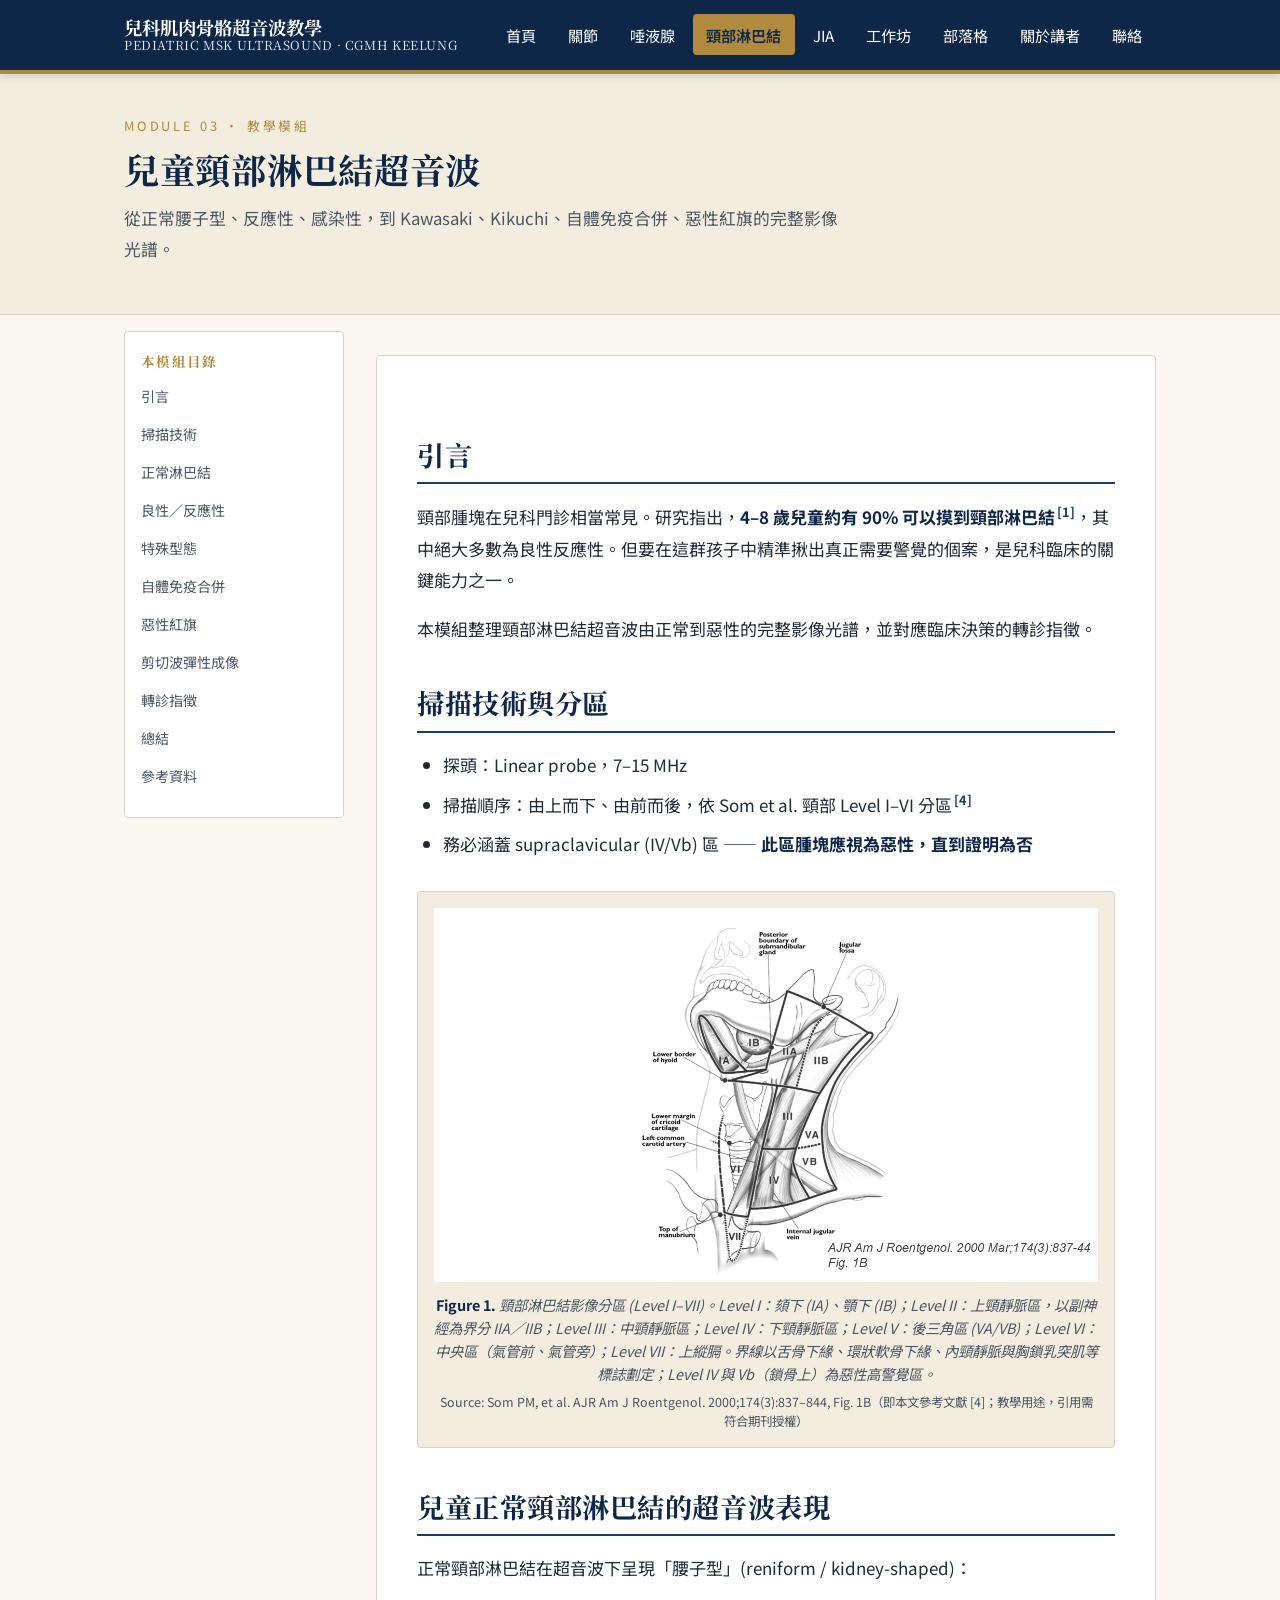
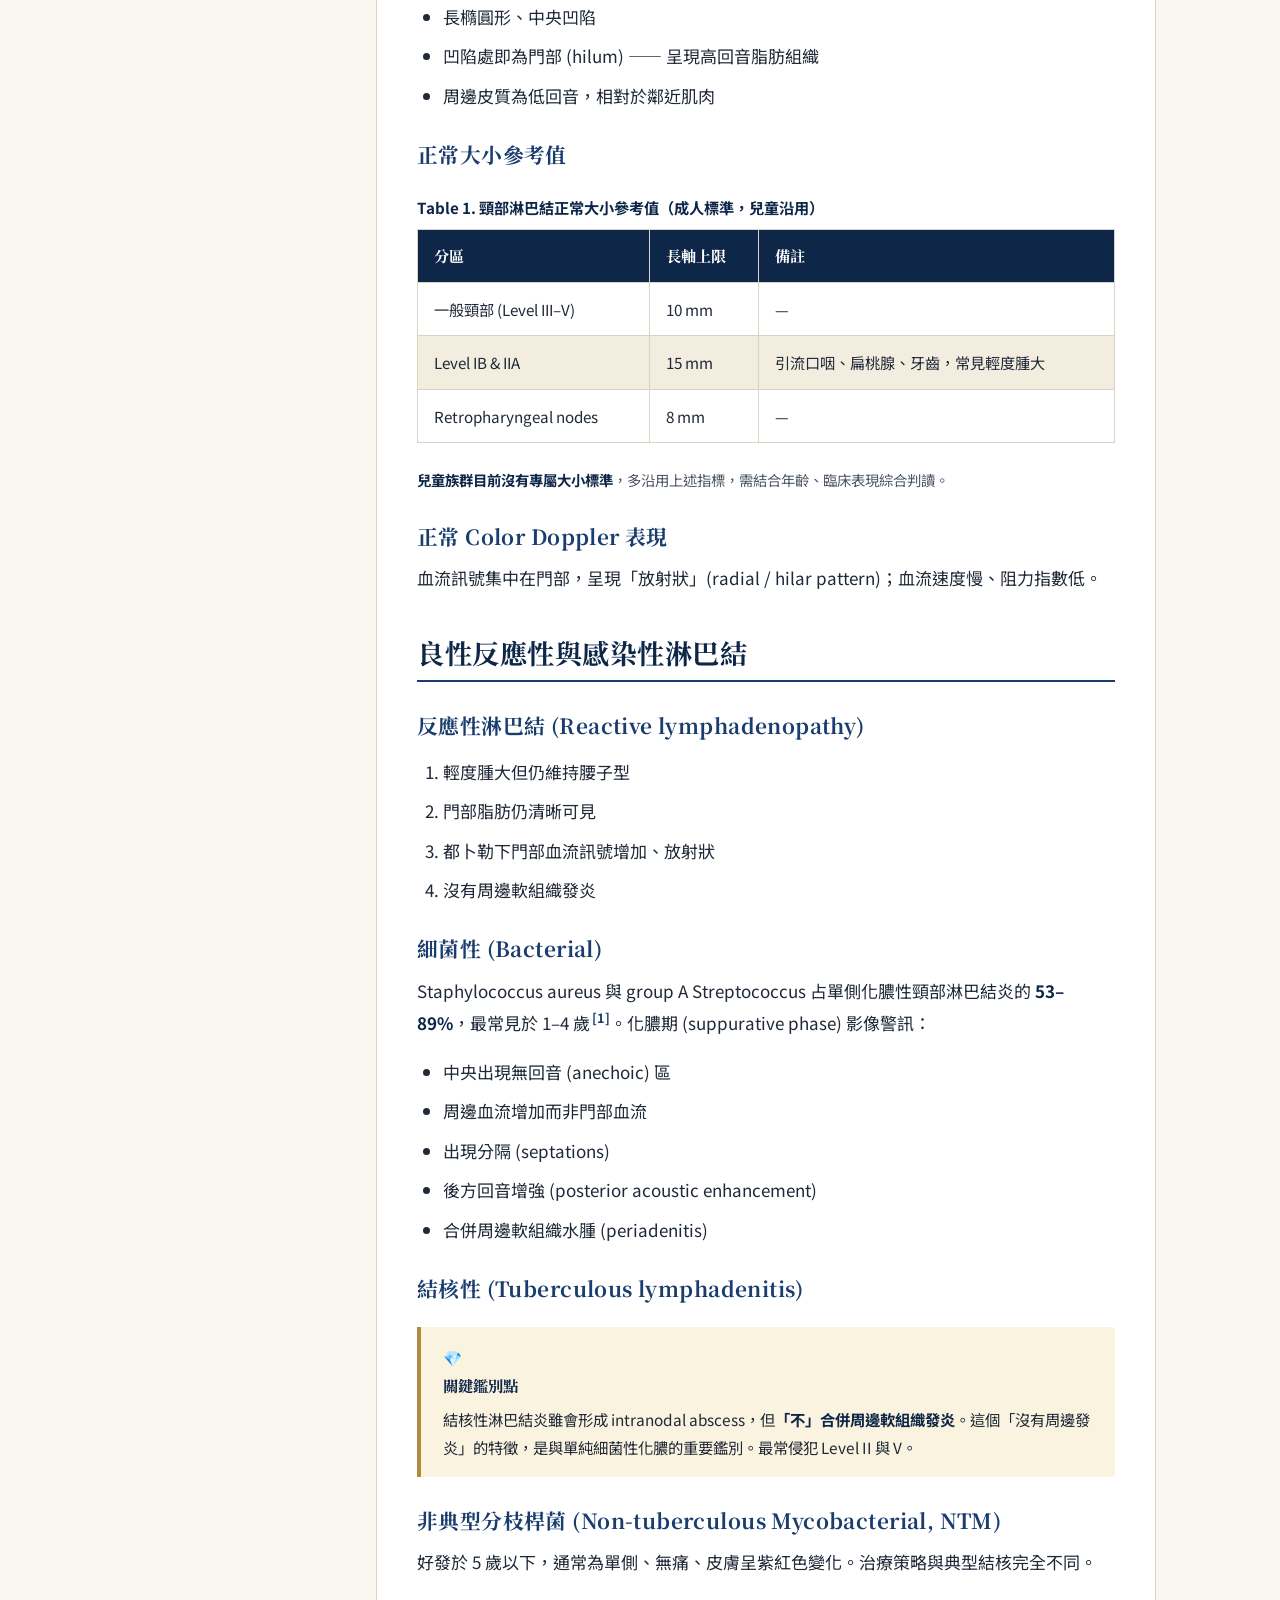
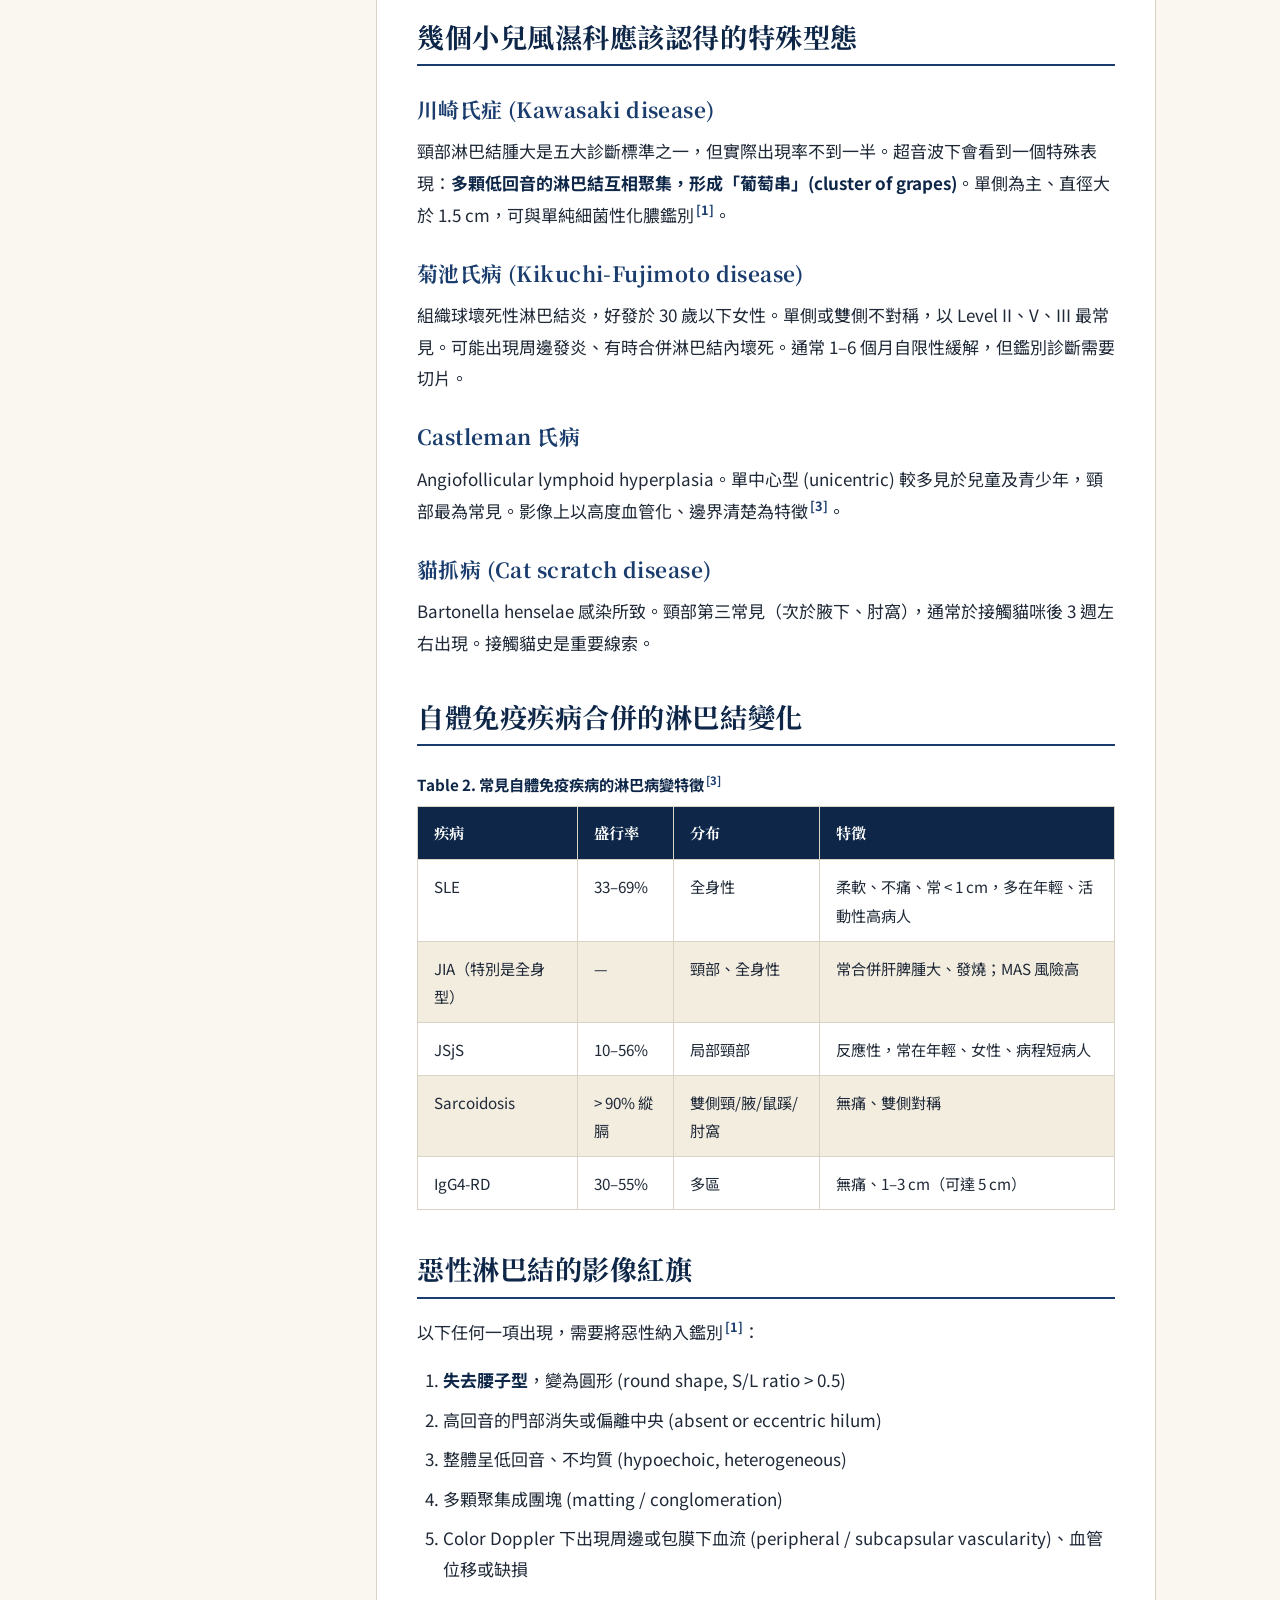
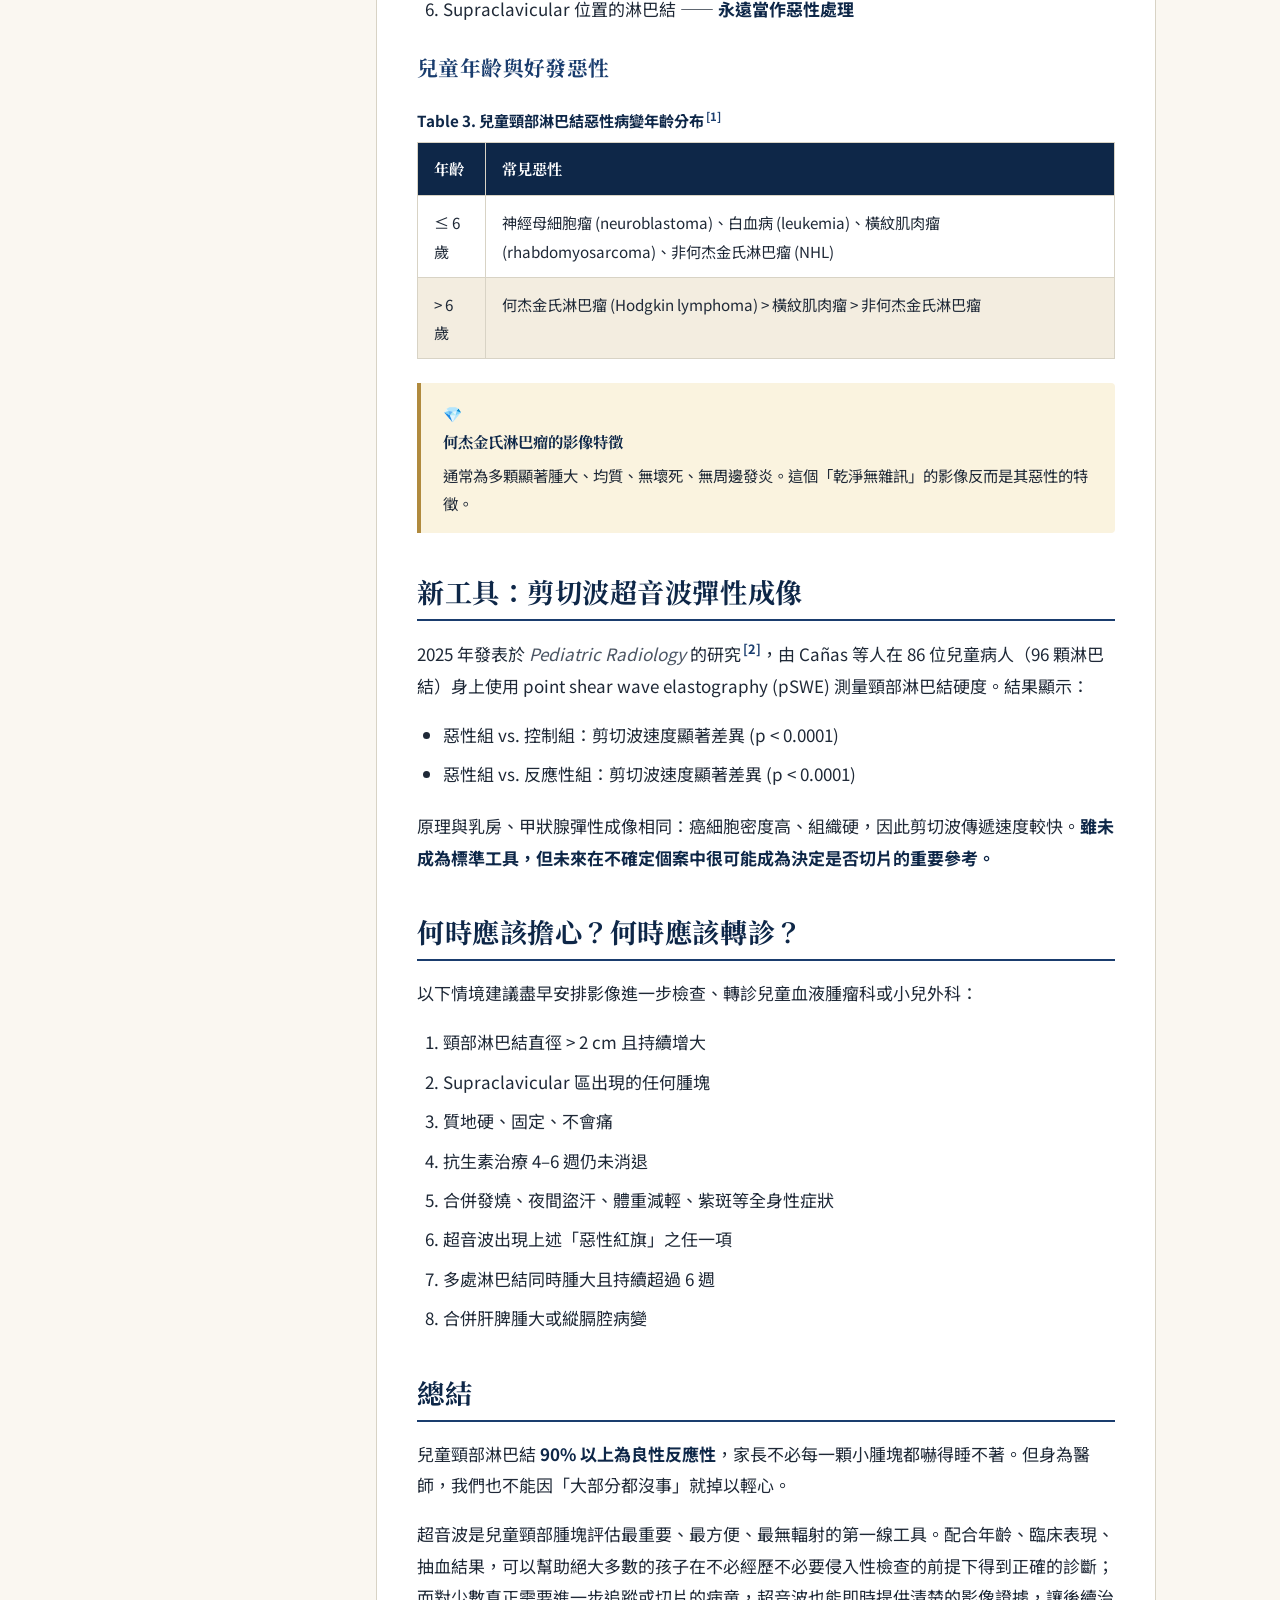
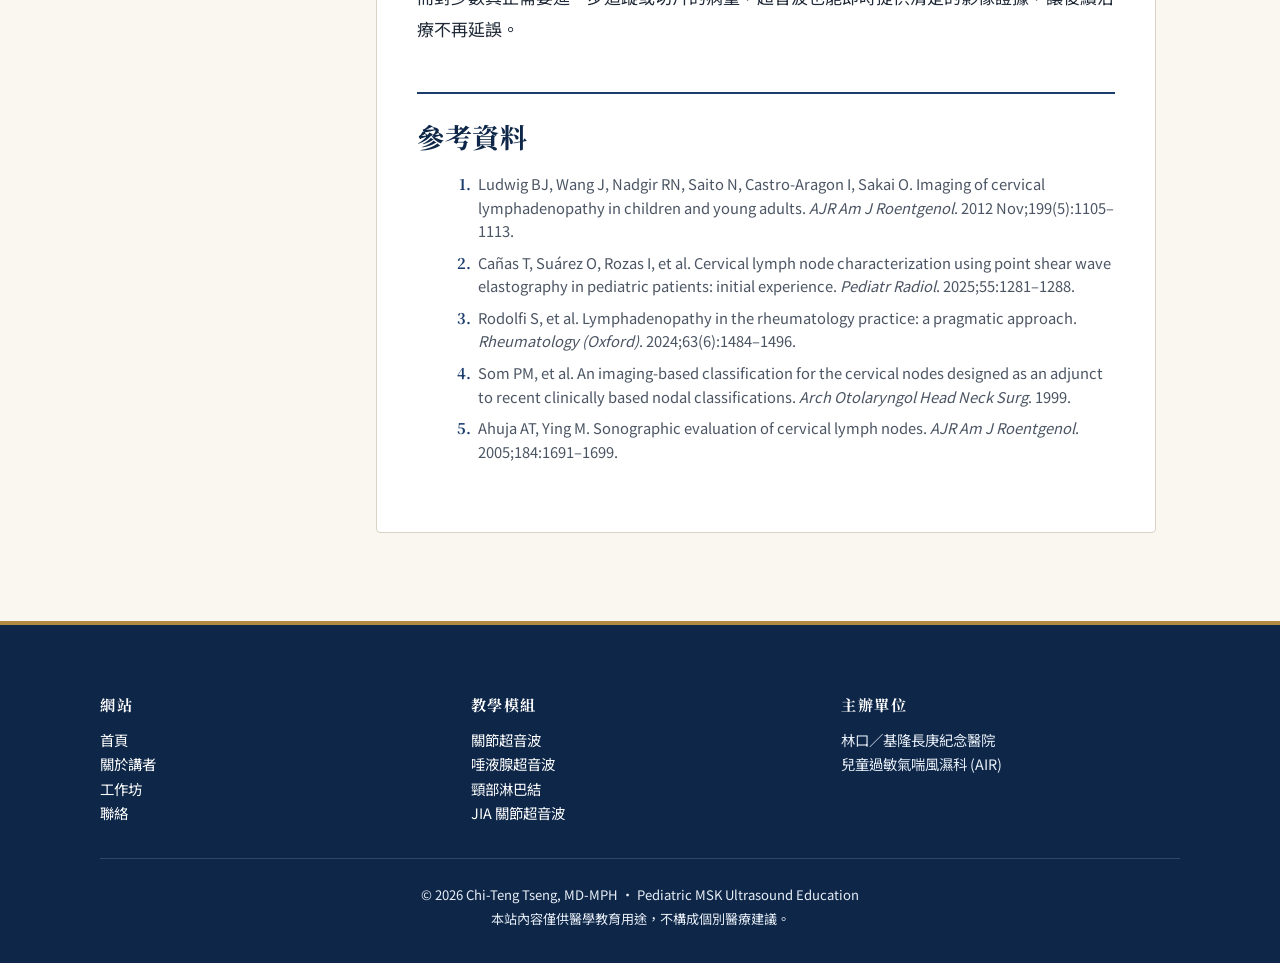
<file: articles/neck-lymph-node.html>
<!DOCTYPE html>
<html lang="zh-Hant-TW">
<head>
  <meta charset="UTF-8">
  <meta name="viewport" content="width=device-width, initial-scale=1.0">
  <title>Module 03 · 兒童頸部淋巴結超音波 | 兒科肌肉骨骼超音波教學網</title>
  <meta name="description" content="兒童頸部淋巴結超音波：正常腰子型、反應性與感染性、Kawasaki、Kikuchi、自體免疫合併、惡性紅旗判讀與剪切波彈性成像。">
  <meta name="author" content="曾吉騰 Chi-Teng Tseng, MD">
  <link rel="icon" href="/favicon.svg" type="image/svg+xml">
  <meta property="og:type" content="article">
  <meta property="og:title" content="兒童頸部淋巴結超音波">
  <meta property="og:description" content="從正常腰子型、反應性、感染性，到自體免疫合併與惡性紅旗的完整影像光譜。">
  <meta property="og:image" content="https://chitengtseng45.github.io/images/module03-fig1-neck-LN-levels.png">
  <meta property="og:url" content="https://chitengtseng45.github.io/articles/neck-lymph-node.html">
  <meta property="og:site_name" content="兒科肌肉骨骼超音波教學網">
  <meta property="og:locale" content="zh_TW">
  <link rel="preconnect" href="https://fonts.googleapis.com">
  <link rel="preconnect" href="https://fonts.gstatic.com" crossorigin>
  <link href="https://fonts.googleapis.com/css2?family=Noto+Sans+TC:wght@400;500;700&family=Noto+Serif+TC:wght@400;700&display=swap" rel="stylesheet">
  <link rel="stylesheet" href="../css/style.css">
</head>
<body>

<header class="topbar">
  <div class="topbar-inner">
    <a href="../index.html" class="brand">
      <span class="brand-name">兒科肌肉骨骼超音波教學</span>
      <span class="brand-sub">PEDIATRIC MSK ULTRASOUND · CGMH KEELUNG</span>
    </a>
    <nav class="main-nav">
      <a href="../index.html">首頁</a>
      <a href="joint-ultrasound.html">關節</a>
      <a href="salivary-gland.html">唾液腺</a>
      <a href="neck-lymph-node.html" class="active">頸部淋巴結</a>
      <a href="jia-ultrasound-review.html">JIA</a>
      <a href="../workshop.html">工作坊</a>
      <a href="../blog.html">部落格</a>
      <a href="../about.html">關於講者</a>
      <a href="../contact.html">聯絡</a>
    </nav>
  </div>
</header>

<section class="page-header">
  <div class="container">
    <div class="eyebrow">MODULE 03 · 教學模組</div>
    <h1>兒童頸部淋巴結超音波</h1>
    <p class="lead">從正常腰子型、反應性、感染性，到 Kawasaki、Kikuchi、自體免疫合併、惡性紅旗的完整影像光譜。</p>
  </div>
</section>

<main class="container">

  <div class="article-layout">

    <aside class="toc">
      <h4>本模組目錄</h4>
      <ul>
        <li><a href="#intro">引言</a></li>
        <li><a href="#technique">掃描技術</a></li>
        <li><a href="#normal">正常淋巴結</a></li>
        <li><a href="#benign">良性／反應性</a></li>
        <li><a href="#special">特殊型態</a></li>
        <li><a href="#autoimmune">自體免疫合併</a></li>
        <li><a href="#malignant">惡性紅旗</a></li>
        <li><a href="#elastography">剪切波彈性成像</a></li>
        <li><a href="#red-flags">轉診指徵</a></li>
        <li><a href="#summary">總結</a></li>
        <li><a href="#references">參考資料</a></li>
      </ul>
    </aside>

    <article class="teaching-article">

      <section id="intro">
        <h2>引言</h2>
        <p>頸部腫塊在兒科門診相當常見。研究指出，<strong>4–8 歲兒童約有 90% 可以摸到頸部淋巴結</strong><sup class="cite">[1]</sup>，其中絕大多數為良性反應性。但要在這群孩子中精準揪出真正需要警覺的個案，是兒科臨床的關鍵能力之一。</p>
        <p>本模組整理頸部淋巴結超音波由正常到惡性的完整影像光譜，並對應臨床決策的轉診指徵。</p>
      </section>

      <section id="technique">
        <h2>掃描技術與分區</h2>
        <ul>
          <li>探頭：Linear probe，7–15 MHz</li>
          <li>掃描順序：由上而下、由前而後，依 Som et al. 頸部 Level I–VI 分區<sup class="cite">[4]</sup></li>
          <li>務必涵蓋 supraclavicular (IV/Vb) 區 —— <strong>此區腫塊應視為惡性，直到證明為否</strong></li>
        </ul>

        <figure class="fig">
          <img src="../images/module03-fig1-neck-LN-levels.png" alt="頸部淋巴結影像分區 Level I 至 VII 解剖示意圖">
          <figcaption><span class="fig-label">Figure 1.</span> 頸部淋巴結影像分區 (Level I–VII)。Level I：頦下 (IA)、顎下 (IB)；Level II：上頸靜脈區，以副神經為界分 IIA／IIB；Level III：中頸靜脈區；Level IV：下頸靜脈區；Level V：後三角區 (VA/VB)；Level VI：中央區（氣管前、氣管旁）；Level VII：上縱膈。界線以舌骨下緣、環狀軟骨下緣、內頸靜脈與胸鎖乳突肌等標誌劃定；Level IV 與 Vb（鎖骨上）為惡性高警覺區。</figcaption>
          <div class="fig-source">Source: Som PM, et al. AJR Am J Roentgenol. 2000;174(3):837–844, Fig. 1B（即本文參考文獻 [4]；教學用途，引用需符合期刊授權）</div>
        </figure>
      </section>

      <section id="normal">
        <h2>兒童正常頸部淋巴結的超音波表現</h2>
        <p>正常頸部淋巴結在超音波下呈現「腰子型」(reniform / kidney-shaped)：</p>
        <ul>
          <li>長橢圓形、中央凹陷</li>
          <li>凹陷處即為門部 (hilum) —— 呈現高回音脂肪組織</li>
          <li>周邊皮質為低回音，相對於鄰近肌肉</li>
        </ul>

        <h3>正常大小參考值</h3>
        <table class="scoring">
          <caption>Table 1. 頸部淋巴結正常大小參考值（成人標準，兒童沿用）</caption>
          <thead>
            <tr><th>分區</th><th>長軸上限</th><th>備註</th></tr>
          </thead>
          <tbody>
            <tr><td>一般頸部 (Level III–V)</td><td>10 mm</td><td>—</td></tr>
            <tr><td>Level IB & IIA</td><td>15 mm</td><td>引流口咽、扁桃腺、牙齒，常見輕度腫大</td></tr>
            <tr><td>Retropharyngeal nodes</td><td>8 mm</td><td>—</td></tr>
          </tbody>
        </table>
        <p style="font-size:0.9rem; color: var(--text-soft);"><strong>兒童族群目前沒有專屬大小標準</strong>，多沿用上述指標，需結合年齡、臨床表現綜合判讀。</p>

        <h3>正常 Color Doppler 表現</h3>
        <p>血流訊號集中在門部，呈現「放射狀」(radial / hilar pattern)；血流速度慢、阻力指數低。</p>
      </section>

      <section id="benign">
        <h2>良性反應性與感染性淋巴結</h2>

        <h3>反應性淋巴結 (Reactive lymphadenopathy)</h3>
        <ol>
          <li>輕度腫大但仍維持腰子型</li>
          <li>門部脂肪仍清晰可見</li>
          <li>都卜勒下門部血流訊號增加、放射狀</li>
          <li>沒有周邊軟組織發炎</li>
        </ol>

        <h3>細菌性 (Bacterial)</h3>
        <p>Staphylococcus aureus 與 group A Streptococcus 占單側化膿性頸部淋巴結炎的 <strong>53–89%</strong>，最常見於 1–4 歲<sup class="cite">[1]</sup>。化膿期 (suppurative phase) 影像警訊：</p>
        <ul>
          <li>中央出現無回音 (anechoic) 區</li>
          <li>周邊血流增加而非門部血流</li>
          <li>出現分隔 (septations)</li>
          <li>後方回音增強 (posterior acoustic enhancement)</li>
          <li>合併周邊軟組織水腫 (periadenitis)</li>
        </ul>

        <h3>結核性 (Tuberculous lymphadenitis)</h3>
        <div class="callout pearl">
          <span class="callout-title">關鍵鑑別點</span>
          結核性淋巴結炎雖會形成 intranodal abscess，但<strong>「不」合併周邊軟組織發炎</strong>。這個「沒有周邊發炎」的特徵，是與單純細菌性化膿的重要鑑別。最常侵犯 Level II 與 V。
        </div>

        <h3>非典型分枝桿菌 (Non-tuberculous Mycobacterial, NTM)</h3>
        <p>好發於 5 歲以下，通常為單側、無痛、皮膚呈紫紅色變化。治療策略與典型結核完全不同。</p>
      </section>

      <section id="special">
        <h2>幾個小兒風濕科應該認得的特殊型態</h2>

        <h3>川崎氏症 (Kawasaki disease)</h3>
        <p>頸部淋巴結腫大是五大診斷標準之一，但實際出現率不到一半。超音波下會看到一個特殊表現：<strong>多顆低回音的淋巴結互相聚集，形成「葡萄串」(cluster of grapes)</strong>。單側為主、直徑大於 1.5 cm，可與單純細菌性化膿鑑別<sup class="cite">[1]</sup>。</p>

        <h3>菊池氏病 (Kikuchi-Fujimoto disease)</h3>
        <p>組織球壞死性淋巴結炎，好發於 30 歲以下女性。單側或雙側不對稱，以 Level II、V、III 最常見。可能出現周邊發炎、有時合併淋巴結內壞死。通常 1–6 個月自限性緩解，但鑑別診斷需要切片。</p>

        <h3>Castleman 氏病</h3>
        <p>Angiofollicular lymphoid hyperplasia。單中心型 (unicentric) 較多見於兒童及青少年，頸部最為常見。影像上以高度血管化、邊界清楚為特徵<sup class="cite">[3]</sup>。</p>

        <h3>貓抓病 (Cat scratch disease)</h3>
        <p>Bartonella henselae 感染所致。頸部第三常見（次於腋下、肘窩），通常於接觸貓咪後 3 週左右出現。接觸貓史是重要線索。</p>
      </section>

      <section id="autoimmune">
        <h2>自體免疫疾病合併的淋巴結變化</h2>

        <table class="scoring">
          <caption>Table 2. 常見自體免疫疾病的淋巴病變特徵<sup class="cite">[3]</sup></caption>
          <thead>
            <tr><th>疾病</th><th>盛行率</th><th>分布</th><th>特徵</th></tr>
          </thead>
          <tbody>
            <tr><td>SLE</td><td>33–69%</td><td>全身性</td><td>柔軟、不痛、常 &lt; 1 cm，多在年輕、活動性高病人</td></tr>
            <tr><td>JIA（特別是全身型）</td><td>—</td><td>頸部、全身性</td><td>常合併肝脾腫大、發燒；MAS 風險高</td></tr>
            <tr><td>JSjS</td><td>10–56%</td><td>局部頸部</td><td>反應性，常在年輕、女性、病程短病人</td></tr>
            <tr><td>Sarcoidosis</td><td>&gt; 90% 縱膈</td><td>雙側頸/腋/鼠蹊/肘窩</td><td>無痛、雙側對稱</td></tr>
            <tr><td>IgG4-RD</td><td>30–55%</td><td>多區</td><td>無痛、1–3 cm（可達 5 cm）</td></tr>
          </tbody>
        </table>
      </section>

      <section id="malignant">
        <h2>惡性淋巴結的影像紅旗</h2>
        <p>以下任何一項出現，需要將惡性納入鑑別<sup class="cite">[1]</sup>：</p>
        <ol>
          <li><strong>失去腰子型</strong>，變為圓形 (round shape, S/L ratio &gt; 0.5)</li>
          <li>高回音的門部消失或偏離中央 (absent or eccentric hilum)</li>
          <li>整體呈低回音、不均質 (hypoechoic, heterogeneous)</li>
          <li>多顆聚集成團塊 (matting / conglomeration)</li>
          <li>Color Doppler 下出現周邊或包膜下血流 (peripheral / subcapsular vascularity)、血管位移或缺損</li>
          <li>Supraclavicular 位置的淋巴結 —— <strong>永遠當作惡性處理</strong></li>
        </ol>

        <h3>兒童年齡與好發惡性</h3>
        <table class="scoring">
          <caption>Table 3. 兒童頸部淋巴結惡性病變年齡分布<sup class="cite">[1]</sup></caption>
          <thead>
            <tr><th>年齡</th><th>常見惡性</th></tr>
          </thead>
          <tbody>
            <tr><td>≤ 6 歲</td><td>神經母細胞瘤 (neuroblastoma)、白血病 (leukemia)、橫紋肌肉瘤 (rhabdomyosarcoma)、非何杰金氏淋巴瘤 (NHL)</td></tr>
            <tr><td>&gt; 6 歲</td><td>何杰金氏淋巴瘤 (Hodgkin lymphoma) &gt; 橫紋肌肉瘤 &gt; 非何杰金氏淋巴瘤</td></tr>
          </tbody>
        </table>

        <div class="callout pearl">
          <span class="callout-title">何杰金氏淋巴瘤的影像特徵</span>
          通常為多顆顯著腫大、均質、無壞死、無周邊發炎。這個「乾淨無雜訊」的影像反而是其惡性的特徵。
        </div>
      </section>

      <section id="elastography">
        <h2>新工具：剪切波超音波彈性成像</h2>
        <p>2025 年發表於 <em>Pediatric Radiology</em> 的研究<sup class="cite">[2]</sup>，由 Cañas 等人在 86 位兒童病人（96 顆淋巴結）身上使用 point shear wave elastography (pSWE) 測量頸部淋巴結硬度。結果顯示：</p>
        <ul>
          <li>惡性組 vs. 控制組：剪切波速度顯著差異 (p &lt; 0.0001)</li>
          <li>惡性組 vs. 反應性組：剪切波速度顯著差異 (p &lt; 0.0001)</li>
        </ul>
        <p>原理與乳房、甲狀腺彈性成像相同：癌細胞密度高、組織硬，因此剪切波傳遞速度較快。<strong>雖未成為標準工具，但未來在不確定個案中很可能成為決定是否切片的重要參考。</strong></p>
      </section>

      <section id="red-flags">
        <h2>何時應該擔心？何時應該轉診？</h2>
        <p>以下情境建議盡早安排影像進一步檢查、轉診兒童血液腫瘤科或小兒外科：</p>
        <ol>
          <li>頸部淋巴結直徑 &gt; 2 cm 且持續增大</li>
          <li>Supraclavicular 區出現的任何腫塊</li>
          <li>質地硬、固定、不會痛</li>
          <li>抗生素治療 4–6 週仍未消退</li>
          <li>合併發燒、夜間盜汗、體重減輕、紫斑等全身性症狀</li>
          <li>超音波出現上述「惡性紅旗」之任一項</li>
          <li>多處淋巴結同時腫大且持續超過 6 週</li>
          <li>合併肝脾腫大或縱膈腔病變</li>
        </ol>
      </section>

      <section id="summary">
        <h2>總結</h2>
        <p>兒童頸部淋巴結 <strong>90% 以上為良性反應性</strong>，家長不必每一顆小腫塊都嚇得睡不著。但身為醫師，我們也不能因「大部分都沒事」就掉以輕心。</p>
        <p>超音波是兒童頸部腫塊評估最重要、最方便、最無輻射的第一線工具。配合年齡、臨床表現、抽血結果，可以幫助絕大多數的孩子在不必經歷不必要侵入性檢查的前提下得到正確的診斷；而對少數真正需要進一步追蹤或切片的病童，超音波也能即時提供清楚的影像證據，讓後續治療不再延誤。</p>
      </section>

      <section id="references" class="references">
        <h2>參考資料</h2>
        <ol>
          <li>Ludwig BJ, Wang J, Nadgir RN, Saito N, Castro-Aragon I, Sakai O. Imaging of cervical lymphadenopathy in children and young adults. <em>AJR Am J Roentgenol</em>. 2012 Nov;199(5):1105–1113.</li>
          <li>Cañas T, Suárez O, Rozas I, et al. Cervical lymph node characterization using point shear wave elastography in pediatric patients: initial experience. <em>Pediatr Radiol</em>. 2025;55:1281–1288.</li>
          <li>Rodolfi S, et al. Lymphadenopathy in the rheumatology practice: a pragmatic approach. <em>Rheumatology (Oxford)</em>. 2024;63(6):1484–1496.</li>
          <li>Som PM, et al. An imaging-based classification for the cervical nodes designed as an adjunct to recent clinically based nodal classifications. <em>Arch Otolaryngol Head Neck Surg</em>. 1999.</li>
          <li>Ahuja AT, Ying M. Sonographic evaluation of cervical lymph nodes. <em>AJR Am J Roentgenol</em>. 2005;184:1691–1699.</li>
        </ol>
      </section>

    </article>

  </div>

</main>

<footer class="site-footer">
  <div class="footer-inner">
    <div class="footer-col">
      <h4>網站</h4>
      <ul>
        <li><a href="../index.html">首頁</a></li>
        <li><a href="../about.html">關於講者</a></li>
        <li><a href="../workshop.html">工作坊</a></li>
        <li><a href="../contact.html">聯絡</a></li>
      </ul>
    </div>
    <div class="footer-col">
      <h4>教學模組</h4>
      <ul>
        <li><a href="joint-ultrasound.html">關節超音波</a></li>
        <li><a href="salivary-gland.html">唾液腺超音波</a></li>
        <li><a href="neck-lymph-node.html">頸部淋巴結</a></li>
        <li><a href="jia-ultrasound-review.html">JIA 關節超音波</a></li>
      </ul>
    </div>
    <div class="footer-col">
      <h4>主辦單位</h4>
      <p>
        林口／基隆長庚紀念醫院<br>
        兒童過敏氣喘風濕科 (AIR)
      </p>
    </div>
  </div>
  <div class="footer-bottom">
    © 2026 Chi-Teng Tseng, MD-MPH · Pediatric MSK Ultrasound Education<br>
    本站內容僅供醫學教育用途，不構成個別醫療建議。
  </div>
</footer>

  <script src="/js/site-enhance.js"></script>
</body>
</html>
</file>
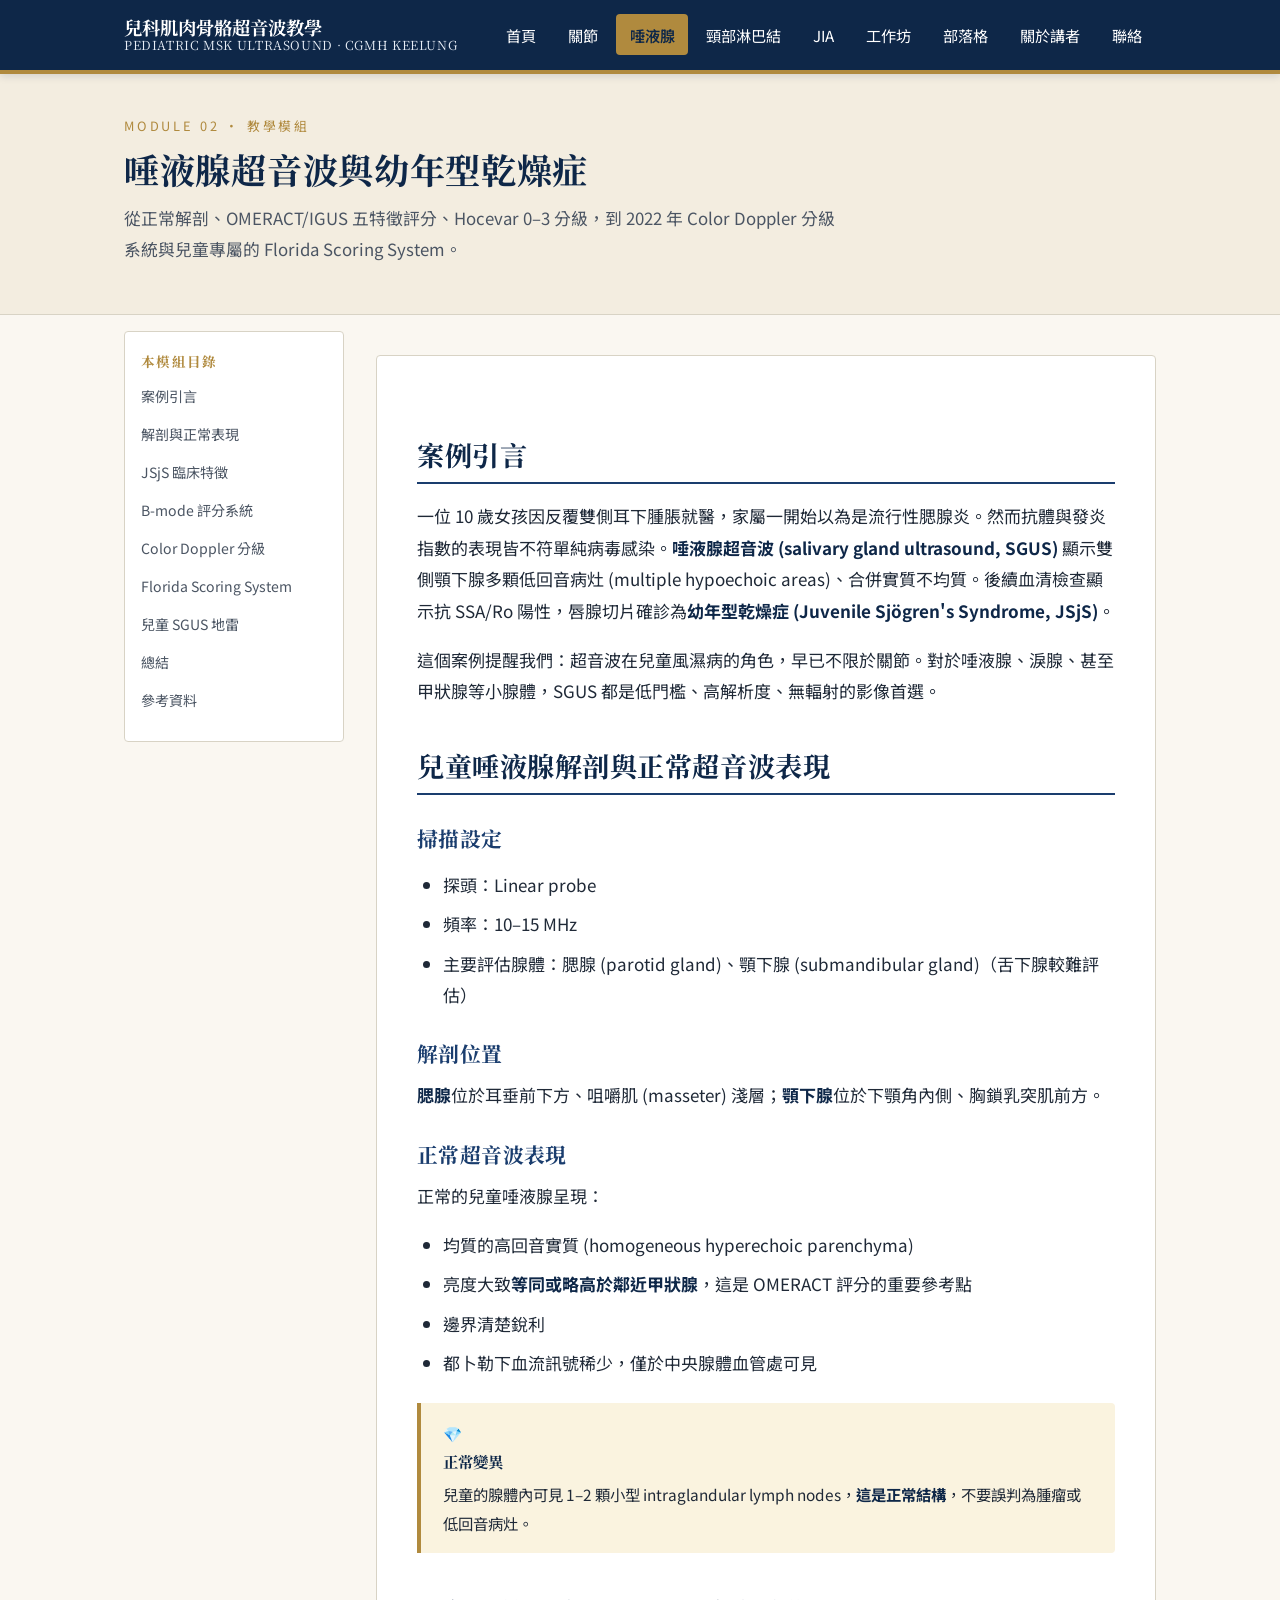
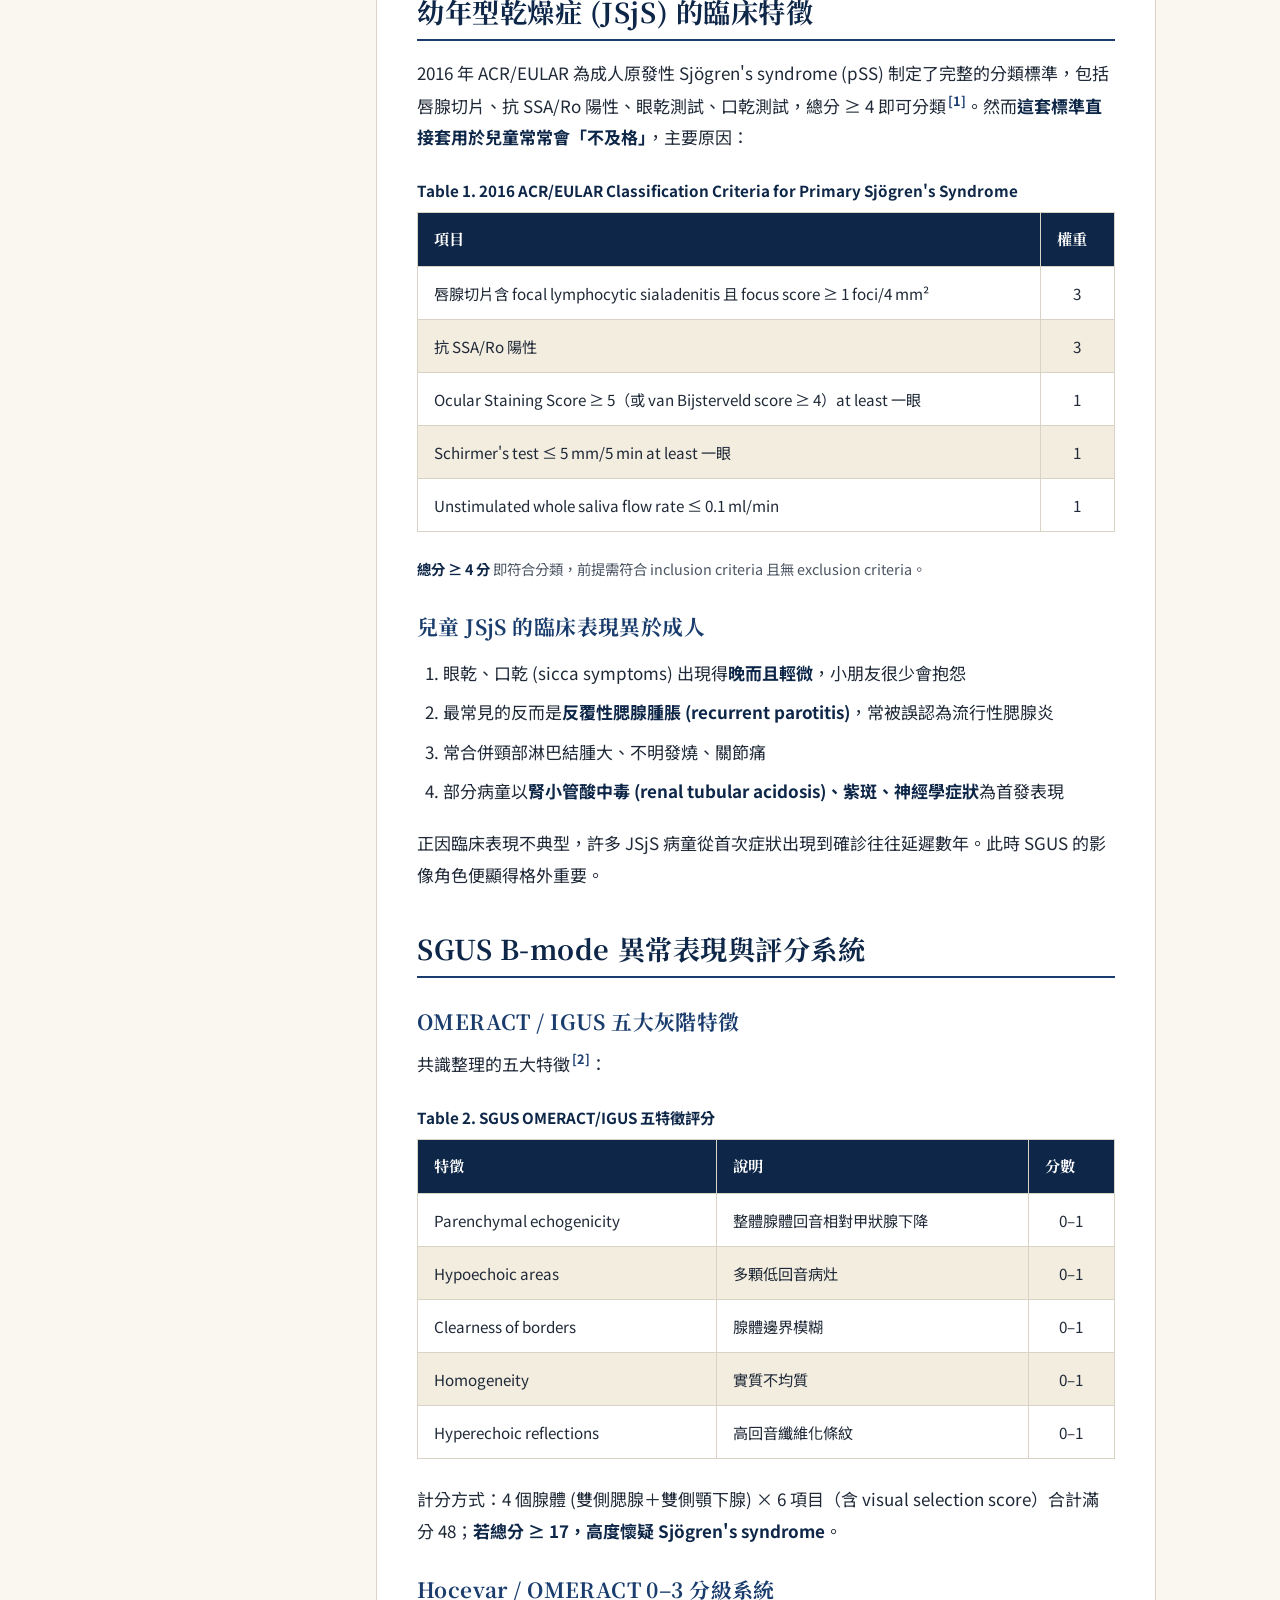
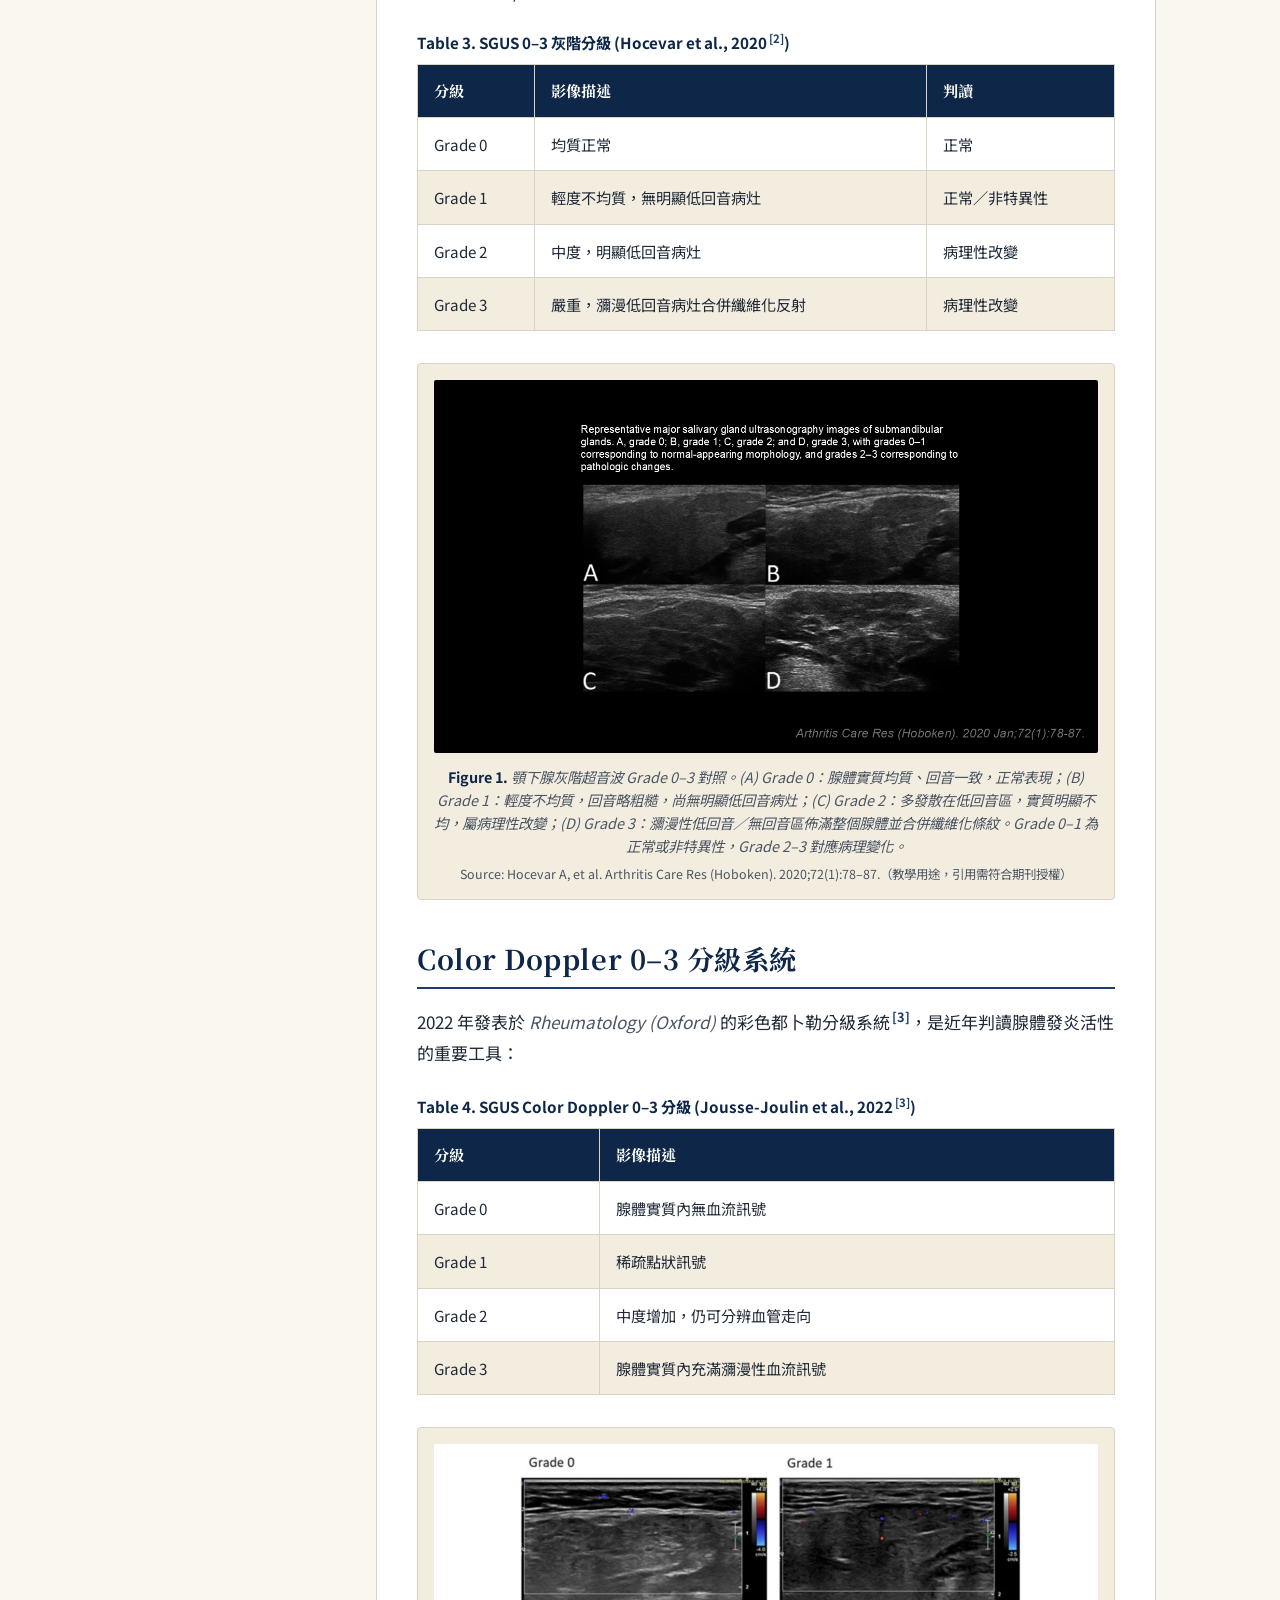
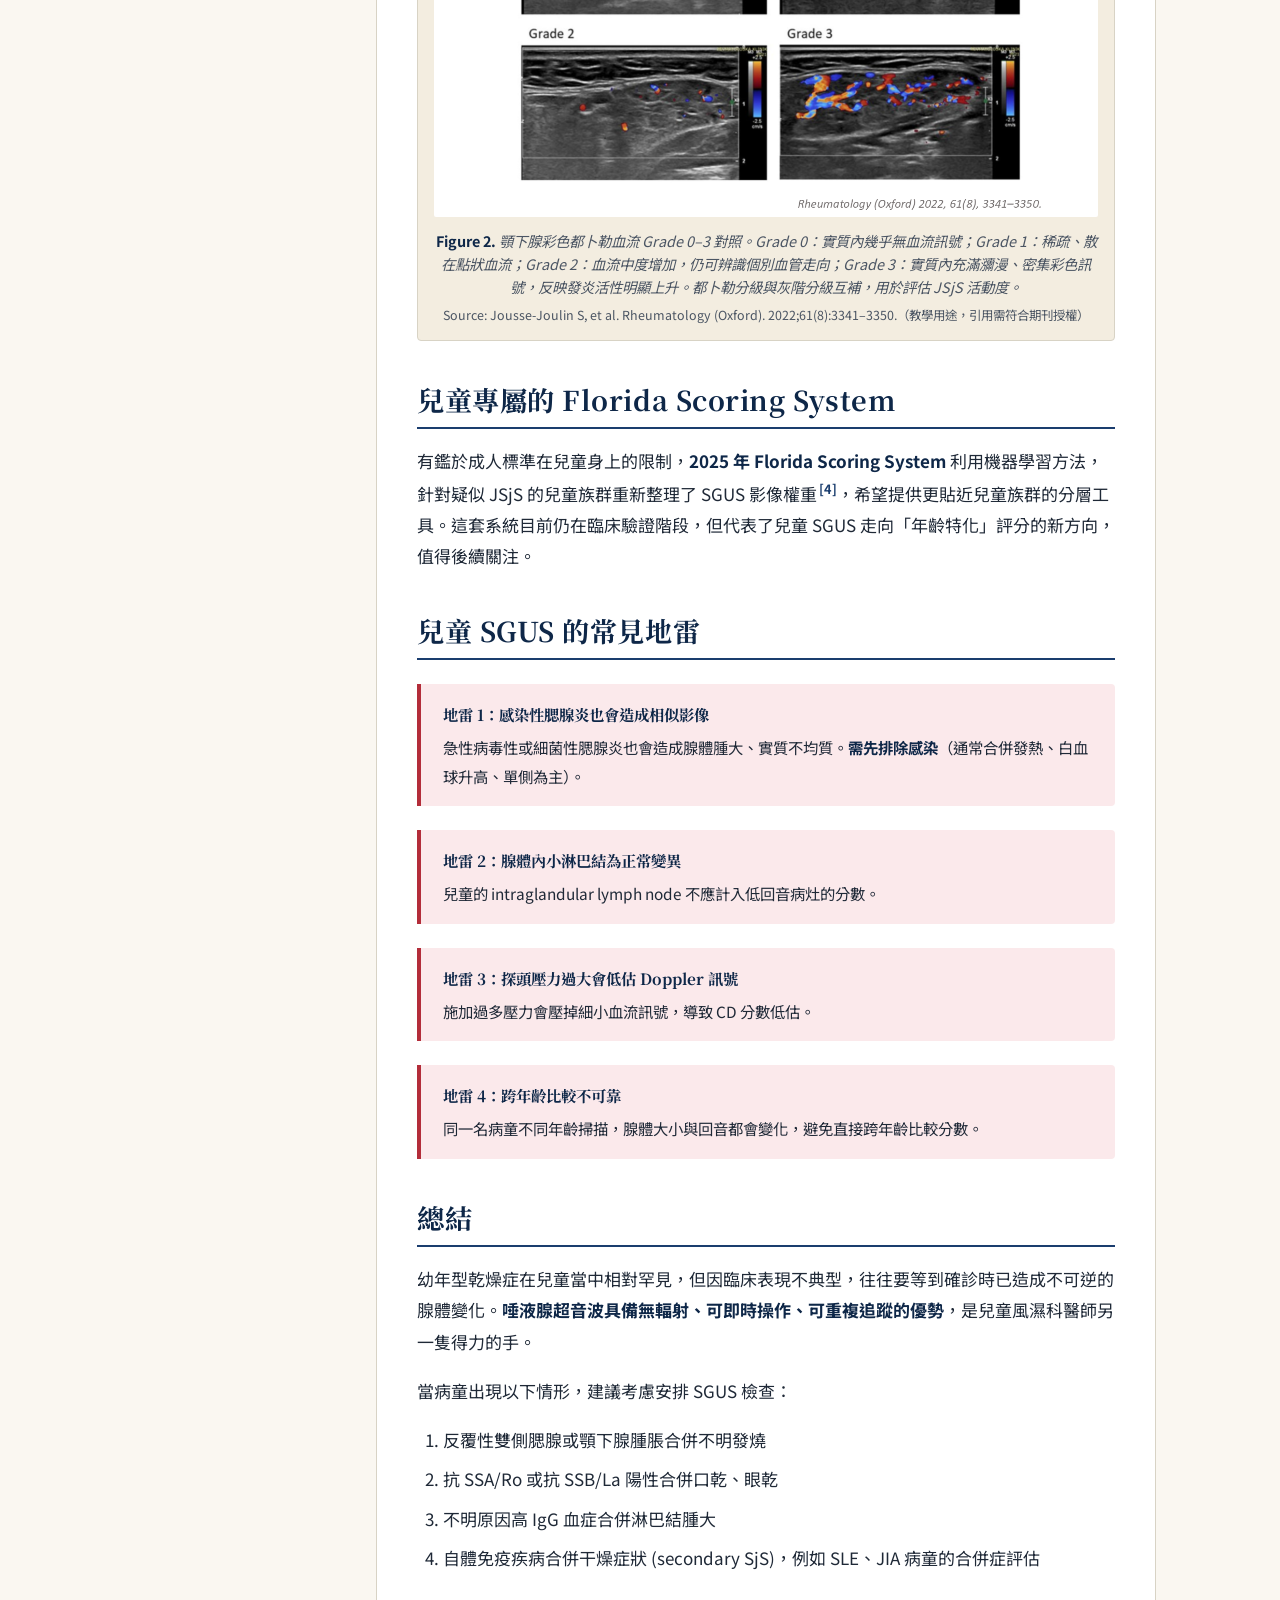
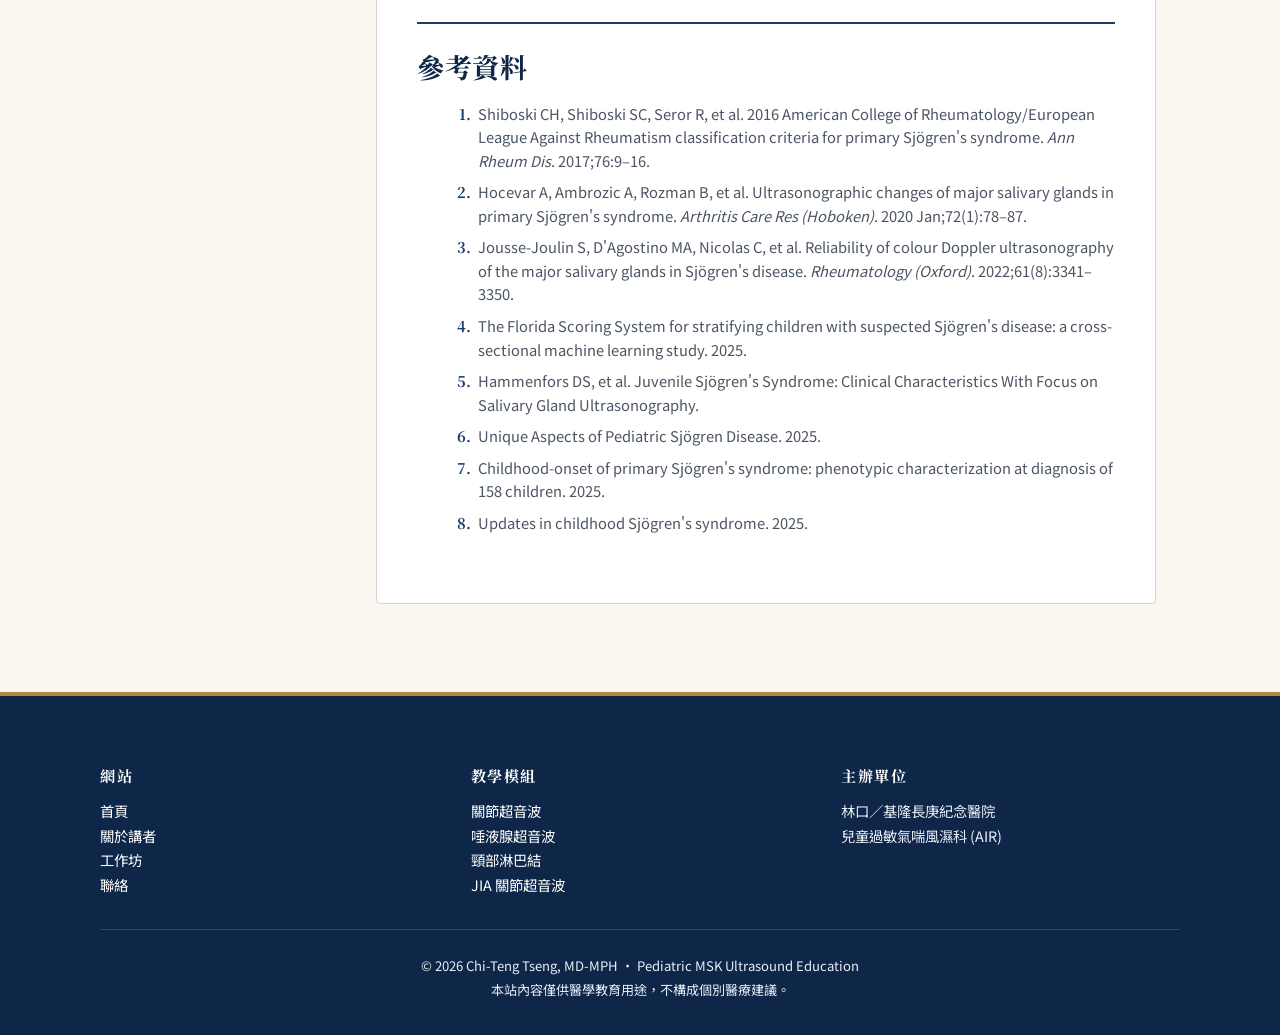
<file: articles/salivary-gland.html>
<!DOCTYPE html>
<html lang="zh-Hant-TW">
<head>
  <meta charset="UTF-8">
  <meta name="viewport" content="width=device-width, initial-scale=1.0">
  <title>Module 02 · 唾液腺超音波與幼年型乾燥症 | 兒科肌肉骨骼超音波教學網</title>
  <meta name="description" content="兒童唾液腺超音波正常解剖、OMERACT/IGUS 五特徵評分、Hocevar 0–3 分級與 2022 Color Doppler 分級，以及幼年型乾燥症 (JSjS) 的影像角色。">
  <meta name="author" content="曾吉騰 Chi-Teng Tseng, MD">
  <link rel="icon" href="/favicon.svg" type="image/svg+xml">
  <meta property="og:type" content="article">
  <meta property="og:title" content="唾液腺超音波與幼年型乾燥症">
  <meta property="og:description" content="唾液腺正常解剖、OMERACT/IGUS 五特徵評分、Color Doppler 分級與 JSjS 的影像角色。">
  <meta property="og:image" content="https://chitengtseng45.github.io/images/salivary-fig1-submandibular-bmode.png">
  <meta property="og:url" content="https://chitengtseng45.github.io/articles/salivary-gland.html">
  <meta property="og:site_name" content="兒科肌肉骨骼超音波教學網">
  <meta property="og:locale" content="zh_TW">
  <link rel="preconnect" href="https://fonts.googleapis.com">
  <link rel="preconnect" href="https://fonts.gstatic.com" crossorigin>
  <link href="https://fonts.googleapis.com/css2?family=Noto+Sans+TC:wght@400;500;700&family=Noto+Serif+TC:wght@400;700&display=swap" rel="stylesheet">
  <link rel="stylesheet" href="../css/style.css">
</head>
<body>

<header class="topbar">
  <div class="topbar-inner">
    <a href="../index.html" class="brand">
      <span class="brand-name">兒科肌肉骨骼超音波教學</span>
      <span class="brand-sub">PEDIATRIC MSK ULTRASOUND · CGMH KEELUNG</span>
    </a>
    <nav class="main-nav">
      <a href="../index.html">首頁</a>
      <a href="joint-ultrasound.html">關節</a>
      <a href="salivary-gland.html" class="active">唾液腺</a>
      <a href="neck-lymph-node.html">頸部淋巴結</a>
      <a href="jia-ultrasound-review.html">JIA</a>
      <a href="../workshop.html">工作坊</a>
      <a href="../blog.html">部落格</a>
      <a href="../about.html">關於講者</a>
      <a href="../contact.html">聯絡</a>
    </nav>
  </div>
</header>

<section class="page-header">
  <div class="container">
    <div class="eyebrow">MODULE 02 · 教學模組</div>
    <h1>唾液腺超音波與幼年型乾燥症</h1>
    <p class="lead">從正常解剖、OMERACT/IGUS 五特徵評分、Hocevar 0–3 分級，到 2022 年 Color Doppler 分級系統與兒童專屬的 Florida Scoring System。</p>
  </div>
</section>

<main class="container">

  <div class="article-layout">

    <aside class="toc">
      <h4>本模組目錄</h4>
      <ul>
        <li><a href="#intro">案例引言</a></li>
        <li><a href="#anatomy">解剖與正常表現</a></li>
        <li><a href="#jsjs-clinical">JSjS 臨床特徵</a></li>
        <li><a href="#bmode-scoring">B-mode 評分系統</a></li>
        <li><a href="#cd-grading">Color Doppler 分級</a></li>
        <li><a href="#florida">Florida Scoring System</a></li>
        <li><a href="#pitfalls">兒童 SGUS 地雷</a></li>
        <li><a href="#summary">總結</a></li>
        <li><a href="#references">參考資料</a></li>
      </ul>
    </aside>

    <article class="teaching-article">

      <section id="intro">
        <h2>案例引言</h2>
        <p>一位 10 歲女孩因反覆雙側耳下腫脹就醫，家屬一開始以為是流行性腮腺炎。然而抗體與發炎指數的表現皆不符單純病毒感染。<strong>唾液腺超音波 (salivary gland ultrasound, SGUS)</strong> 顯示雙側顎下腺多顆低回音病灶 (multiple hypoechoic areas)、合併實質不均質。後續血清檢查顯示抗 SSA/Ro 陽性，唇腺切片確診為<strong>幼年型乾燥症 (Juvenile Sjögren's Syndrome, JSjS)</strong>。</p>
        <p>這個案例提醒我們：超音波在兒童風濕病的角色，早已不限於關節。對於唾液腺、淚腺、甚至甲狀腺等小腺體，SGUS 都是低門檻、高解析度、無輻射的影像首選。</p>
      </section>

      <section id="anatomy">
        <h2>兒童唾液腺解剖與正常超音波表現</h2>
        <h3>掃描設定</h3>
        <ul>
          <li>探頭：Linear probe</li>
          <li>頻率：10–15 MHz</li>
          <li>主要評估腺體：腮腺 (parotid gland)、顎下腺 (submandibular gland)（舌下腺較難評估）</li>
        </ul>

        <h3>解剖位置</h3>
        <p><strong>腮腺</strong>位於耳垂前下方、咀嚼肌 (masseter) 淺層；<strong>顎下腺</strong>位於下顎角內側、胸鎖乳突肌前方。</p>

        <h3>正常超音波表現</h3>
        <p>正常的兒童唾液腺呈現：</p>
        <ul>
          <li>均質的高回音實質 (homogeneous hyperechoic parenchyma)</li>
          <li>亮度大致<strong>等同或略高於鄰近甲狀腺</strong>，這是 OMERACT 評分的重要參考點</li>
          <li>邊界清楚銳利</li>
          <li>都卜勒下血流訊號稀少，僅於中央腺體血管處可見</li>
        </ul>

        <div class="callout pearl">
          <span class="callout-title">正常變異</span>
          兒童的腺體內可見 1–2 顆小型 intraglandular lymph nodes，<strong>這是正常結構</strong>，不要誤判為腫瘤或低回音病灶。
        </div>
      </section>

      <section id="jsjs-clinical">
        <h2>幼年型乾燥症 (JSjS) 的臨床特徵</h2>
        <p>2016 年 ACR/EULAR 為成人原發性 Sjögren's syndrome (pSS) 制定了完整的分類標準，包括唇腺切片、抗 SSA/Ro 陽性、眼乾測試、口乾測試，總分 ≥ 4 即可分類<sup class="cite">[1]</sup>。然而<strong>這套標準直接套用於兒童常常會「不及格」</strong>，主要原因：</p>

        <table class="scoring">
          <caption>Table 1. 2016 ACR/EULAR Classification Criteria for Primary Sjögren's Syndrome</caption>
          <thead>
            <tr><th>項目</th><th>權重</th></tr>
          </thead>
          <tbody>
            <tr><td>唇腺切片含 focal lymphocytic sialadenitis 且 focus score ≥ 1 foci/4 mm²</td><td style="text-align:center;">3</td></tr>
            <tr><td>抗 SSA/Ro 陽性</td><td style="text-align:center;">3</td></tr>
            <tr><td>Ocular Staining Score ≥ 5（或 van Bijsterveld score ≥ 4）at least 一眼</td><td style="text-align:center;">1</td></tr>
            <tr><td>Schirmer's test ≤ 5 mm/5 min at least 一眼</td><td style="text-align:center;">1</td></tr>
            <tr><td>Unstimulated whole saliva flow rate ≤ 0.1 ml/min</td><td style="text-align:center;">1</td></tr>
          </tbody>
        </table>
        <p style="font-size:0.9rem; color: var(--text-soft);"><strong>總分 ≥ 4 分</strong> 即符合分類，前提需符合 inclusion criteria 且無 exclusion criteria。</p>

        <h3>兒童 JSjS 的臨床表現異於成人</h3>
        <ol>
          <li>眼乾、口乾 (sicca symptoms) 出現得<strong>晚而且輕微</strong>，小朋友很少會抱怨</li>
          <li>最常見的反而是<strong>反覆性腮腺腫脹 (recurrent parotitis)</strong>，常被誤認為流行性腮腺炎</li>
          <li>常合併頸部淋巴結腫大、不明發燒、關節痛</li>
          <li>部分病童以<strong>腎小管酸中毒 (renal tubular acidosis)、紫斑、神經學症狀</strong>為首發表現</li>
        </ol>

        <p>正因臨床表現不典型，許多 JSjS 病童從首次症狀出現到確診往往延遲數年。此時 SGUS 的影像角色便顯得格外重要。</p>
      </section>

      <section id="bmode-scoring">
        <h2>SGUS B-mode 異常表現與評分系統</h2>

        <h3>OMERACT / IGUS 五大灰階特徵</h3>
        <p>共識整理的五大特徵<sup class="cite">[2]</sup>：</p>

        <table class="scoring">
          <caption>Table 2. SGUS OMERACT/IGUS 五特徵評分</caption>
          <thead>
            <tr><th>特徵</th><th>說明</th><th>分數</th></tr>
          </thead>
          <tbody>
            <tr><td>Parenchymal echogenicity</td><td>整體腺體回音相對甲狀腺下降</td><td style="text-align:center;">0–1</td></tr>
            <tr><td>Hypoechoic areas</td><td>多顆低回音病灶</td><td style="text-align:center;">0–1</td></tr>
            <tr><td>Clearness of borders</td><td>腺體邊界模糊</td><td style="text-align:center;">0–1</td></tr>
            <tr><td>Homogeneity</td><td>實質不均質</td><td style="text-align:center;">0–1</td></tr>
            <tr><td>Hyperechoic reflections</td><td>高回音纖維化條紋</td><td style="text-align:center;">0–1</td></tr>
          </tbody>
        </table>
        <p>計分方式：4 個腺體 (雙側腮腺＋雙側顎下腺) × 6 項目（含 visual selection score）合計滿分 48；<strong>若總分 ≥ 17，高度懷疑 Sjögren's syndrome</strong>。</p>

        <h3>Hocevar / OMERACT 0–3 分級系統</h3>
        <table class="scoring">
          <caption>Table 3. SGUS 0–3 灰階分級 (Hocevar et al., 2020<sup class="cite">[2]</sup>)</caption>
          <thead>
            <tr><th>分級</th><th>影像描述</th><th>判讀</th></tr>
          </thead>
          <tbody>
            <tr><td>Grade 0</td><td>均質正常</td><td>正常</td></tr>
            <tr><td>Grade 1</td><td>輕度不均質，無明顯低回音病灶</td><td>正常／非特異性</td></tr>
            <tr><td>Grade 2</td><td>中度，明顯低回音病灶</td><td>病理性改變</td></tr>
            <tr><td>Grade 3</td><td>嚴重，瀰漫低回音病灶合併纖維化反射</td><td>病理性改變</td></tr>
          </tbody>
        </table>

        <figure class="fig">
          <img src="../images/salivary-fig1-submandibular-bmode.png" alt="顎下腺灰階超音波 Grade 0 至 Grade 3 分級對照">
          <figcaption><span class="fig-label">Figure 1.</span> 顎下腺灰階超音波 Grade 0–3 對照。(A) Grade 0：腺體實質均質、回音一致，正常表現；(B) Grade 1：輕度不均質，回音略粗糙，尚無明顯低回音病灶；(C) Grade 2：多發散在低回音區，實質明顯不均，屬病理性改變；(D) Grade 3：瀰漫性低回音／無回音區佈滿整個腺體並合併纖維化條紋。Grade 0–1 為正常或非特異性，Grade 2–3 對應病理變化。</figcaption>
          <div class="fig-source">Source: Hocevar A, et al. Arthritis Care Res (Hoboken). 2020;72(1):78–87.（教學用途，引用需符合期刊授權）</div>
        </figure>
      </section>

      <section id="cd-grading">
        <h2>Color Doppler 0–3 分級系統</h2>
        <p>2022 年發表於 <em>Rheumatology (Oxford)</em> 的彩色都卜勒分級系統<sup class="cite">[3]</sup>，是近年判讀腺體發炎活性的重要工具：</p>

        <table class="scoring">
          <caption>Table 4. SGUS Color Doppler 0–3 分級 (Jousse-Joulin et al., 2022<sup class="cite">[3]</sup>)</caption>
          <thead>
            <tr><th>分級</th><th>影像描述</th></tr>
          </thead>
          <tbody>
            <tr><td>Grade 0</td><td>腺體實質內無血流訊號</td></tr>
            <tr><td>Grade 1</td><td>稀疏點狀訊號</td></tr>
            <tr><td>Grade 2</td><td>中度增加，仍可分辨血管走向</td></tr>
            <tr><td>Grade 3</td><td>腺體實質內充滿瀰漫性血流訊號</td></tr>
          </tbody>
        </table>

        <figure class="fig">
          <img src="../images/salivary-fig2-submandibular-doppler.png" alt="顎下腺彩色都卜勒血流 Grade 0 至 Grade 3 分級對照">
          <figcaption><span class="fig-label">Figure 2.</span> 顎下腺彩色都卜勒血流 Grade 0–3 對照。Grade 0：實質內幾乎無血流訊號；Grade 1：稀疏、散在點狀血流；Grade 2：血流中度增加，仍可辨識個別血管走向；Grade 3：實質內充滿瀰漫、密集彩色訊號，反映發炎活性明顯上升。都卜勒分級與灰階分級互補，用於評估 JSjS 活動度。</figcaption>
          <div class="fig-source">Source: Jousse-Joulin S, et al. Rheumatology (Oxford). 2022;61(8):3341–3350.（教學用途，引用需符合期刊授權）</div>
        </figure>
      </section>

      <section id="florida">
        <h2>兒童專屬的 Florida Scoring System</h2>
        <p>有鑑於成人標準在兒童身上的限制，<strong>2025 年 Florida Scoring System</strong> 利用機器學習方法，針對疑似 JSjS 的兒童族群重新整理了 SGUS 影像權重<sup class="cite">[4]</sup>，希望提供更貼近兒童族群的分層工具。這套系統目前仍在臨床驗證階段，但代表了兒童 SGUS 走向「年齡特化」評分的新方向，值得後續關注。</p>
      </section>

      <section id="pitfalls">
        <h2>兒童 SGUS 的常見地雷</h2>

        <div class="callout warning">
          <span class="callout-title">地雷 1：感染性腮腺炎也會造成相似影像</span>
          急性病毒性或細菌性腮腺炎也會造成腺體腫大、實質不均質。<strong>需先排除感染</strong>（通常合併發熱、白血球升高、單側為主）。
        </div>

        <div class="callout warning">
          <span class="callout-title">地雷 2：腺體內小淋巴結為正常變異</span>
          兒童的 intraglandular lymph node 不應計入低回音病灶的分數。
        </div>

        <div class="callout warning">
          <span class="callout-title">地雷 3：探頭壓力過大會低估 Doppler 訊號</span>
          施加過多壓力會壓掉細小血流訊號，導致 CD 分數低估。
        </div>

        <div class="callout warning">
          <span class="callout-title">地雷 4：跨年齡比較不可靠</span>
          同一名病童不同年齡掃描，腺體大小與回音都會變化，避免直接跨年齡比較分數。
        </div>
      </section>

      <section id="summary">
        <h2>總結</h2>
        <p>幼年型乾燥症在兒童當中相對罕見，但因臨床表現不典型，往往要等到確診時已造成不可逆的腺體變化。<strong>唾液腺超音波具備無輻射、可即時操作、可重複追蹤的優勢</strong>，是兒童風濕科醫師另一隻得力的手。</p>

        <p>當病童出現以下情形，建議考慮安排 SGUS 檢查：</p>
        <ol>
          <li>反覆性雙側腮腺或顎下腺腫脹合併不明發燒</li>
          <li>抗 SSA/Ro 或抗 SSB/La 陽性合併口乾、眼乾</li>
          <li>不明原因高 IgG 血症合併淋巴結腫大</li>
          <li>自體免疫疾病合併干燥症狀 (secondary SjS)，例如 SLE、JIA 病童的合併症評估</li>
        </ol>
      </section>

      <section id="references" class="references">
        <h2>參考資料</h2>
        <ol>
          <li>Shiboski CH, Shiboski SC, Seror R, et al. 2016 American College of Rheumatology/European League Against Rheumatism classification criteria for primary Sjögren's syndrome. <em>Ann Rheum Dis</em>. 2017;76:9–16.</li>
          <li>Hocevar A, Ambrozic A, Rozman B, et al. Ultrasonographic changes of major salivary glands in primary Sjögren's syndrome. <em>Arthritis Care Res (Hoboken)</em>. 2020 Jan;72(1):78–87.</li>
          <li>Jousse-Joulin S, D'Agostino MA, Nicolas C, et al. Reliability of colour Doppler ultrasonography of the major salivary glands in Sjögren's disease. <em>Rheumatology (Oxford)</em>. 2022;61(8):3341–3350.</li>
          <li>The Florida Scoring System for stratifying children with suspected Sjögren's disease: a cross-sectional machine learning study. 2025.</li>
          <li>Hammenfors DS, et al. Juvenile Sjögren's Syndrome: Clinical Characteristics With Focus on Salivary Gland Ultrasonography.</li>
          <li>Unique Aspects of Pediatric Sjögren Disease. 2025.</li>
          <li>Childhood-onset of primary Sjögren's syndrome: phenotypic characterization at diagnosis of 158 children. 2025.</li>
          <li>Updates in childhood Sjögren's syndrome. 2025.</li>
        </ol>
      </section>

    </article>

  </div>

</main>

<footer class="site-footer">
  <div class="footer-inner">
    <div class="footer-col">
      <h4>網站</h4>
      <ul>
        <li><a href="../index.html">首頁</a></li>
        <li><a href="../about.html">關於講者</a></li>
        <li><a href="../workshop.html">工作坊</a></li>
        <li><a href="../contact.html">聯絡</a></li>
      </ul>
    </div>
    <div class="footer-col">
      <h4>教學模組</h4>
      <ul>
        <li><a href="joint-ultrasound.html">關節超音波</a></li>
        <li><a href="salivary-gland.html">唾液腺超音波</a></li>
        <li><a href="neck-lymph-node.html">頸部淋巴結</a></li>
        <li><a href="jia-ultrasound-review.html">JIA 關節超音波</a></li>
      </ul>
    </div>
    <div class="footer-col">
      <h4>主辦單位</h4>
      <p>
        林口／基隆長庚紀念醫院<br>
        兒童過敏氣喘風濕科 (AIR)
      </p>
    </div>
  </div>
  <div class="footer-bottom">
    © 2026 Chi-Teng Tseng, MD-MPH · Pediatric MSK Ultrasound Education<br>
    本站內容僅供醫學教育用途，不構成個別醫療建議。
  </div>
</footer>

  <script src="/js/site-enhance.js"></script>
</body>
</html>
</file>
<file: css/style.css>
/* ============================================================
   Pediatric MSK Ultrasound Education Site
   Dr. Chi-Teng Tseng (曾吉騰), CGMH Keelung
   Academic-formal palette: deep navy + warm cream
   ============================================================ */

/* ---------- Reset & base ---------- */
*, *::before, *::after { box-sizing: border-box; margin: 0; padding: 0; }

:root {
  --navy-900: #0e2748;
  --navy-700: #1a3d6e;
  --navy-500: #2c5d9b;
  --navy-100: #e8eef7;
  --cream:    #faf7f1;
  --cream-warm: #f3ede0;
  --gold:     #b08a3e;
  --text:     #1f2937;
  --text-soft:#4b5563;
  --border:   #d8d3c5;
  --danger:   #b32d3a;
  --success:  #2c7a4b;

  --serif:    "Noto Serif TC", "Source Han Serif TC", "PingFang TC", Georgia, serif;
  --sans:     "Noto Sans TC", "Source Han Sans TC", "PingFang TC", -apple-system, BlinkMacSystemFont, "Segoe UI", sans-serif;
  --mono:     "JetBrains Mono", "Consolas", monospace;

  --max-w:    1080px;
}

html { scroll-behavior: smooth; }

body {
  font-family: var(--sans);
  font-size: 17px;
  line-height: 1.85;
  color: var(--text);
  background: var(--cream);
  -webkit-font-smoothing: antialiased;
  -moz-osx-font-smoothing: grayscale;
}

/* ---------- Typography ---------- */
h1, h2, h3, h4, h5 {
  font-family: var(--serif);
  font-weight: 700;
  color: var(--navy-900);
  letter-spacing: 0.02em;
  line-height: 1.4;
}
h1 { font-size: 2.4rem; margin-bottom: 1rem; }
h2 { font-size: 1.7rem; margin: 2.5rem 0 1rem; padding-bottom: 0.5rem; border-bottom: 2px solid var(--navy-700); }
h3 { font-size: 1.3rem; margin: 1.8rem 0 0.7rem; color: var(--navy-700); }
h4 { font-size: 1.1rem; margin: 1.3rem 0 0.5rem; color: var(--navy-500); }

p { margin-bottom: 1.1rem; }

a {
  color: var(--navy-700);
  text-decoration: none;
  border-bottom: 1px solid transparent;
  transition: border-color 0.18s ease, color 0.18s ease;
}
a:hover { color: var(--navy-500); border-bottom-color: var(--navy-500); }

strong { color: var(--navy-900); font-weight: 700; }
em { color: var(--text-soft); }

/* ---------- Layout ---------- */
.container {
  max-width: var(--max-w);
  margin: 0 auto;
  padding: 0 1.5rem;
}

main { padding: 2rem 0 5rem; }

/* ---------- Top bar / nav ---------- */
.topbar {
  background: var(--navy-900);
  color: #fff;
  border-bottom: 4px solid var(--gold);
  position: sticky;
  top: 0;
  z-index: 50;
  box-shadow: 0 2px 8px rgba(14,39,72,0.15);
}
.topbar-inner {
  max-width: var(--max-w);
  margin: 0 auto;
  padding: 0.9rem 1.5rem;
  display: flex;
  align-items: center;
  justify-content: space-between;
  gap: 1rem;
  flex-wrap: wrap;
}
.brand {
  font-family: var(--serif);
  color: #fff;
  border: none;
  display: flex;
  flex-direction: column;
  line-height: 1.2;
}
.brand:hover { color: var(--navy-100); border: none; }
.brand-name { font-size: 1.15rem; font-weight: 700; }
.brand-sub  { font-size: 0.78rem; color: var(--navy-100); letter-spacing: 0.05em; }

nav.main-nav { display: flex; gap: 0.3rem; flex-wrap: wrap; }
nav.main-nav a {
  color: #fff;
  border: none;
  padding: 0.4rem 0.85rem;
  border-radius: 4px;
  font-size: 0.95rem;
  transition: background 0.18s ease;
}
nav.main-nav a:hover { background: var(--navy-700); color: #fff; }
nav.main-nav a.active { background: var(--gold); color: var(--navy-900); font-weight: 600; }

/* ---------- Hero (homepage) ---------- */
.hero {
  background: linear-gradient(135deg, var(--navy-900) 0%, var(--navy-700) 100%);
  color: #fff;
  padding: 5rem 1.5rem 4rem;
  text-align: center;
  border-bottom: 4px solid var(--gold);
}
.hero-eyebrow {
  font-size: 0.85rem;
  color: var(--navy-100);
  text-transform: uppercase;
  letter-spacing: 0.25em;
  margin-bottom: 1rem;
}
.hero h1 {
  color: #fff;
  font-size: 2.8rem;
  margin: 0 0 1rem;
  letter-spacing: 0.03em;
}
.hero-tagline {
  font-family: var(--serif);
  font-style: italic;
  font-size: 1.2rem;
  color: var(--cream);
  max-width: 640px;
  margin: 0 auto 2rem;
}
.hero-meta {
  font-size: 0.95rem;
  color: var(--navy-100);
  border-top: 1px solid rgba(255,255,255,0.2);
  padding-top: 1.5rem;
  max-width: 480px;
  margin: 0 auto;
}

/* ---------- Page header (non-hero pages) ---------- */
.page-header {
  background: var(--cream-warm);
  border-bottom: 1px solid var(--border);
  padding: 2.5rem 0 2rem;
  margin-bottom: 1rem;
}
.page-header .eyebrow {
  font-size: 0.8rem;
  letter-spacing: 0.22em;
  text-transform: uppercase;
  color: var(--gold);
  margin-bottom: 0.4rem;
}
.page-header h1 { margin: 0; font-size: 2.2rem; }
.page-header .lead { font-size: 1.05rem; color: var(--text-soft); margin-top: 0.6rem; max-width: 720px; }

/* ---------- Module cards (homepage grid) ---------- */
.section-title {
  text-align: center;
  margin: 4rem 0 0.5rem;
  font-size: 1.6rem;
}
.section-sub {
  text-align: center;
  color: var(--text-soft);
  margin-bottom: 2.5rem;
}

.module-grid {
  display: grid;
  grid-template-columns: repeat(auto-fit, minmax(280px, 1fr));
  gap: 1.5rem;
  margin: 0 auto 3rem;
}
.module-card {
  background: #fff;
  border: 1px solid var(--border);
  border-radius: 6px;
  padding: 1.8rem 1.5rem 1.5rem;
  transition: transform 0.18s ease, box-shadow 0.18s ease, border-color 0.18s ease;
  display: flex;
  flex-direction: column;
  border-top: 4px solid var(--navy-700);
}
.module-card:hover {
  transform: translateY(-3px);
  box-shadow: 0 8px 24px rgba(14,39,72,0.12);
  border-top-color: var(--gold);
}
.module-card .module-num {
  font-family: var(--serif);
  font-size: 0.85rem;
  color: var(--gold);
  letter-spacing: 0.15em;
  margin-bottom: 0.4rem;
}
.module-card h3 { margin: 0 0 0.6rem; color: var(--navy-900); }
.module-card .module-desc { font-size: 0.95rem; color: var(--text-soft); margin-bottom: 1.2rem; flex-grow: 1; }
.module-card .module-link {
  color: var(--navy-700);
  font-weight: 600;
  border: none;
  font-size: 0.95rem;
}
.module-card .module-link::after { content: " →"; transition: margin-left 0.18s ease; }
.module-card:hover .module-link { color: var(--gold); }

/* ---------- Article body ---------- */
article.teaching-article {
  background: #fff;
  border: 1px solid var(--border);
  padding: 2.5rem 2.5rem 3rem;
  margin: 1.5rem 0;
  border-radius: 4px;
}

article.teaching-article ol, article.teaching-article ul {
  margin: 1rem 0 1.3rem 1.6rem;
}
article.teaching-article li { margin-bottom: 0.5rem; }

/* Inline citation marker */
sup.cite { font-size: 0.75em; color: var(--navy-700); font-weight: 700; padding-left: 0.15em; }

/* Figure */
figure.fig {
  margin: 2rem 0;
  padding: 1rem;
  background: var(--cream-warm);
  border: 1px solid var(--border);
  border-radius: 4px;
}
figure.fig img { max-width: 100%; height: auto; display: block; margin: 0 auto; border-radius: 2px; }
figure.fig .fig-placeholder {
  background: #fff;
  border: 2px dashed var(--border);
  padding: 3rem 1rem;
  text-align: center;
  color: var(--text-soft);
  font-family: var(--mono);
  font-size: 0.9rem;
}
figure.fig figcaption {
  margin-top: 0.7rem;
  font-size: 0.9rem;
  color: var(--text-soft);
  font-style: italic;
  text-align: center;
  line-height: 1.6;
}
figure.fig figcaption .fig-label { font-style: normal; font-weight: 700; color: var(--navy-900); }
figure.fig .fig-source {
  margin-top: 0.5rem;
  font-size: 0.78rem;
  color: var(--text-soft);
  font-style: normal;
  text-align: center;
  line-height: 1.5;
}
figure.fig .fig-source a { color: var(--navy-700); }

/* Tables (scoring systems) */
table.scoring {
  width: 100%;
  border-collapse: collapse;
  margin: 1.5rem 0;
  font-size: 0.95rem;
}
table.scoring th, table.scoring td {
  padding: 0.75rem 1rem;
  border: 1px solid var(--border);
  text-align: left;
  vertical-align: top;
}
table.scoring thead {
  background: var(--navy-900);
  color: #fff;
}
table.scoring thead th { font-family: var(--serif); }
table.scoring tbody tr:nth-child(even) { background: var(--cream-warm); }
table.scoring tbody tr:hover { background: var(--navy-100); }
table.scoring caption {
  caption-side: top;
  font-weight: 700;
  text-align: left;
  margin-bottom: 0.5rem;
  color: var(--navy-900);
}

/* Callout boxes */
.callout {
  margin: 1.5rem 0;
  padding: 1rem 1.4rem;
  border-left: 4px solid var(--navy-500);
  background: var(--navy-100);
  font-size: 0.96rem;
  border-radius: 0 4px 4px 0;
}
.callout.warning { border-left-color: var(--danger); background: #fbe9eb; }
.callout.pearl   { border-left-color: var(--gold); background: #faf3df; }
.callout.pearl::before {
  content: "💎  ";
  font-style: normal;
}
.callout .callout-title {
  font-family: var(--serif);
  font-weight: 700;
  color: var(--navy-900);
  display: block;
  margin-bottom: 0.3rem;
}

/* References list */
.references {
  margin-top: 3rem;
  padding-top: 1.5rem;
  border-top: 2px solid var(--navy-700);
}
.references h2 { border-bottom: none; padding-bottom: 0; margin-top: 0; }
.references ol { counter-reset: ref; list-style: none; margin-left: 0; }
.references li {
  position: relative;
  padding-left: 2.2rem;
  margin-bottom: 0.7rem;
  font-size: 0.92rem;
  color: var(--text-soft);
  line-height: 1.6;
}
.references li::before {
  counter-increment: ref;
  content: counter(ref) ".";
  position: absolute;
  left: 0;
  font-family: var(--serif);
  font-weight: 700;
  color: var(--navy-700);
  width: 1.8rem;
  text-align: right;
}

/* TOC sidebar (article pages) */
.article-layout {
  display: grid;
  grid-template-columns: 1fr;
  gap: 2rem;
}
@media (min-width: 1000px) {
  .article-layout { grid-template-columns: 220px 1fr; }
  aside.toc {
    position: sticky;
    top: 90px;
    max-height: calc(100vh - 110px);
    overflow-y: auto;
  }
}
aside.toc {
  align-self: start;
  padding: 1.2rem 1rem;
  background: #fff;
  border: 1px solid var(--border);
  border-radius: 4px;
  font-size: 0.88rem;
}
aside.toc h4 { margin: 0 0 0.6rem; font-size: 0.85rem; letter-spacing: 0.1em; text-transform: uppercase; color: var(--gold); }
aside.toc ul { list-style: none; margin: 0; padding: 0; }
aside.toc li { margin-bottom: 0.35rem; }
aside.toc a { color: var(--text-soft); border: none; display: block; padding: 0.2rem 0; }
aside.toc a:hover { color: var(--navy-700); }

/* ---------- Download list ---------- */
.download-grid {
  display: grid;
  grid-template-columns: 1fr;
  gap: 0.7rem;
  margin: 1.5rem 0;
}
.download-item {
  display: flex;
  align-items: center;
  justify-content: space-between;
  padding: 1rem 1.3rem;
  background: #fff;
  border: 1px solid var(--border);
  border-left: 4px solid var(--navy-700);
  border-radius: 4px;
  transition: border-left-color 0.18s ease, box-shadow 0.18s ease;
}
.download-item:hover { border-left-color: var(--gold); box-shadow: 0 2px 8px rgba(14,39,72,0.08); }
.download-item .di-title { font-weight: 600; color: var(--navy-900); }
.download-item .di-meta  { font-size: 0.85rem; color: var(--text-soft); }
.download-item .di-link  { white-space: nowrap; font-weight: 600; }

/* ---------- Blog strip ---------- */
.blog-list {
  display: grid;
  grid-template-columns: 1fr;
  gap: 1rem;
}
.blog-card {
  padding: 1.3rem 1.5rem;
  background: #fff;
  border: 1px solid var(--border);
  border-radius: 4px;
  transition: border-color 0.18s ease;
}
.blog-card:hover { border-color: var(--navy-700); }
.blog-card .blog-date {
  font-size: 0.82rem;
  color: var(--gold);
  letter-spacing: 0.12em;
  text-transform: uppercase;
}
.blog-card h3 { margin: 0.3rem 0 0.4rem; font-size: 1.15rem; color: var(--navy-900); }
.blog-card .blog-excerpt { font-size: 0.93rem; color: var(--text-soft); margin-bottom: 0.6rem; }
.blog-card .blog-readmore { font-size: 0.9rem; font-weight: 600; }

/* ---------- Contact form ---------- */
form.contact-form {
  background: #fff;
  border: 1px solid var(--border);
  padding: 2rem;
  border-radius: 4px;
  max-width: 600px;
}
form.contact-form label {
  display: block;
  font-weight: 600;
  color: var(--navy-900);
  margin: 1rem 0 0.3rem;
  font-size: 0.95rem;
}
form.contact-form input, form.contact-form textarea {
  width: 100%;
  padding: 0.7rem 0.9rem;
  border: 1px solid var(--border);
  border-radius: 3px;
  font-family: var(--sans);
  font-size: 1rem;
  background: var(--cream);
  transition: border-color 0.18s ease, background 0.18s ease;
}
form.contact-form input:focus, form.contact-form textarea:focus {
  outline: none;
  border-color: var(--navy-500);
  background: #fff;
}
form.contact-form textarea { min-height: 140px; resize: vertical; }
.btn {
  display: inline-block;
  padding: 0.8rem 2rem;
  background: var(--navy-700);
  color: #fff;
  border: none;
  border-radius: 3px;
  font-family: var(--serif);
  font-size: 1rem;
  font-weight: 600;
  cursor: pointer;
  margin-top: 1.5rem;
  transition: background 0.18s ease;
  text-align: center;
  letter-spacing: 0.05em;
}
.btn:hover { background: var(--navy-900); color: #fff; }
.btn.btn-gold { background: var(--gold); color: var(--navy-900); }
.btn.btn-gold:hover { background: #92702f; color: #fff; }

a.btn { border: none; }

/* ---------- Footer ---------- */
footer.site-footer {
  background: var(--navy-900);
  color: var(--navy-100);
  padding: 3rem 1.5rem 2rem;
  margin-top: 4rem;
  border-top: 4px solid var(--gold);
}
.footer-inner {
  max-width: var(--max-w);
  margin: 0 auto;
  display: grid;
  grid-template-columns: repeat(auto-fit, minmax(220px, 1fr));
  gap: 2rem;
}
.footer-col h4 { color: #fff; font-size: 0.95rem; margin-bottom: 0.8rem; letter-spacing: 0.1em; text-transform: uppercase; }
.footer-col p, .footer-col li { font-size: 0.9rem; line-height: 1.7; color: var(--navy-100); }
.footer-col ul { list-style: none; padding: 0; }
.footer-col a { color: #fff; border: none; }
.footer-col a:hover { color: var(--gold); }
.footer-bottom {
  max-width: var(--max-w);
  margin: 2rem auto 0;
  padding-top: 1.5rem;
  border-top: 1px solid rgba(255,255,255,0.15);
  text-align: center;
  font-size: 0.82rem;
  color: var(--navy-100);
}

/* ---------- Workshop gallery ---------- */
.gallery-grid {
  display: grid;
  grid-template-columns: repeat(auto-fit, minmax(260px, 1fr));
  gap: 1rem;
  margin: 1.5rem 0;
}
.gallery-item {
  background: #fff;
  border: 1px solid var(--border);
  border-radius: 4px;
  overflow: hidden;
}
.gallery-item .img-placeholder {
  height: 200px;
  background: linear-gradient(135deg, var(--navy-100), var(--cream-warm));
  display: flex;
  align-items: center;
  justify-content: center;
  font-family: var(--mono);
  font-size: 0.85rem;
  color: var(--navy-700);
  text-align: center;
  padding: 1rem;
}
.gallery-item .gallery-caption { padding: 0.8rem 1rem; font-size: 0.88rem; color: var(--text-soft); }

/* ---------- Responsive ---------- */
@media (max-width: 700px) {
  h1 { font-size: 1.8rem; }
  .hero h1 { font-size: 2rem; }
  .hero-tagline { font-size: 1rem; }
  article.teaching-article { padding: 1.5rem 1.2rem 2rem; }
  .topbar-inner { padding: 0.7rem 1rem; }
  nav.main-nav a { padding: 0.35rem 0.6rem; font-size: 0.88rem; }
}

/* ---------- Print ---------- */
@media print {
  .topbar, footer.site-footer, aside.toc, .btn { display: none; }
  body { background: #fff; font-size: 11pt; }
  article.teaching-article { border: none; padding: 0; }
}
</file>
